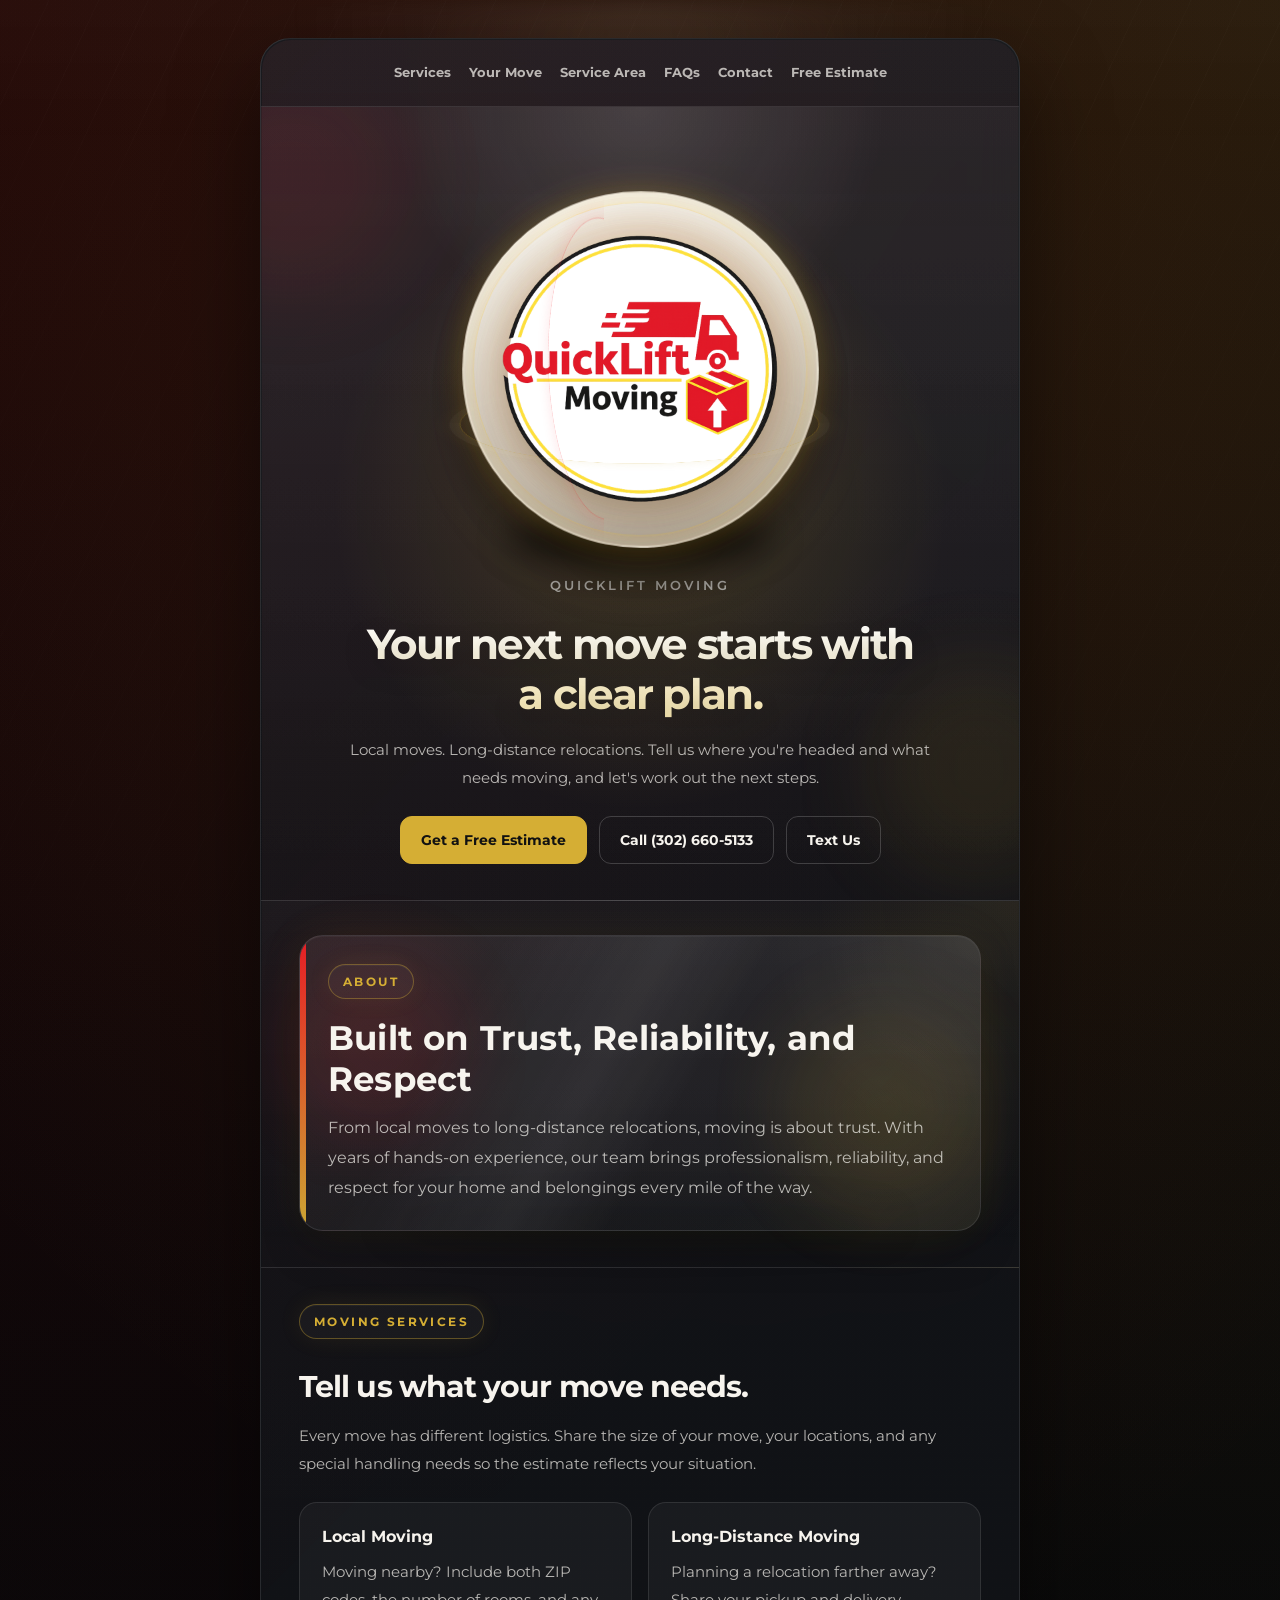
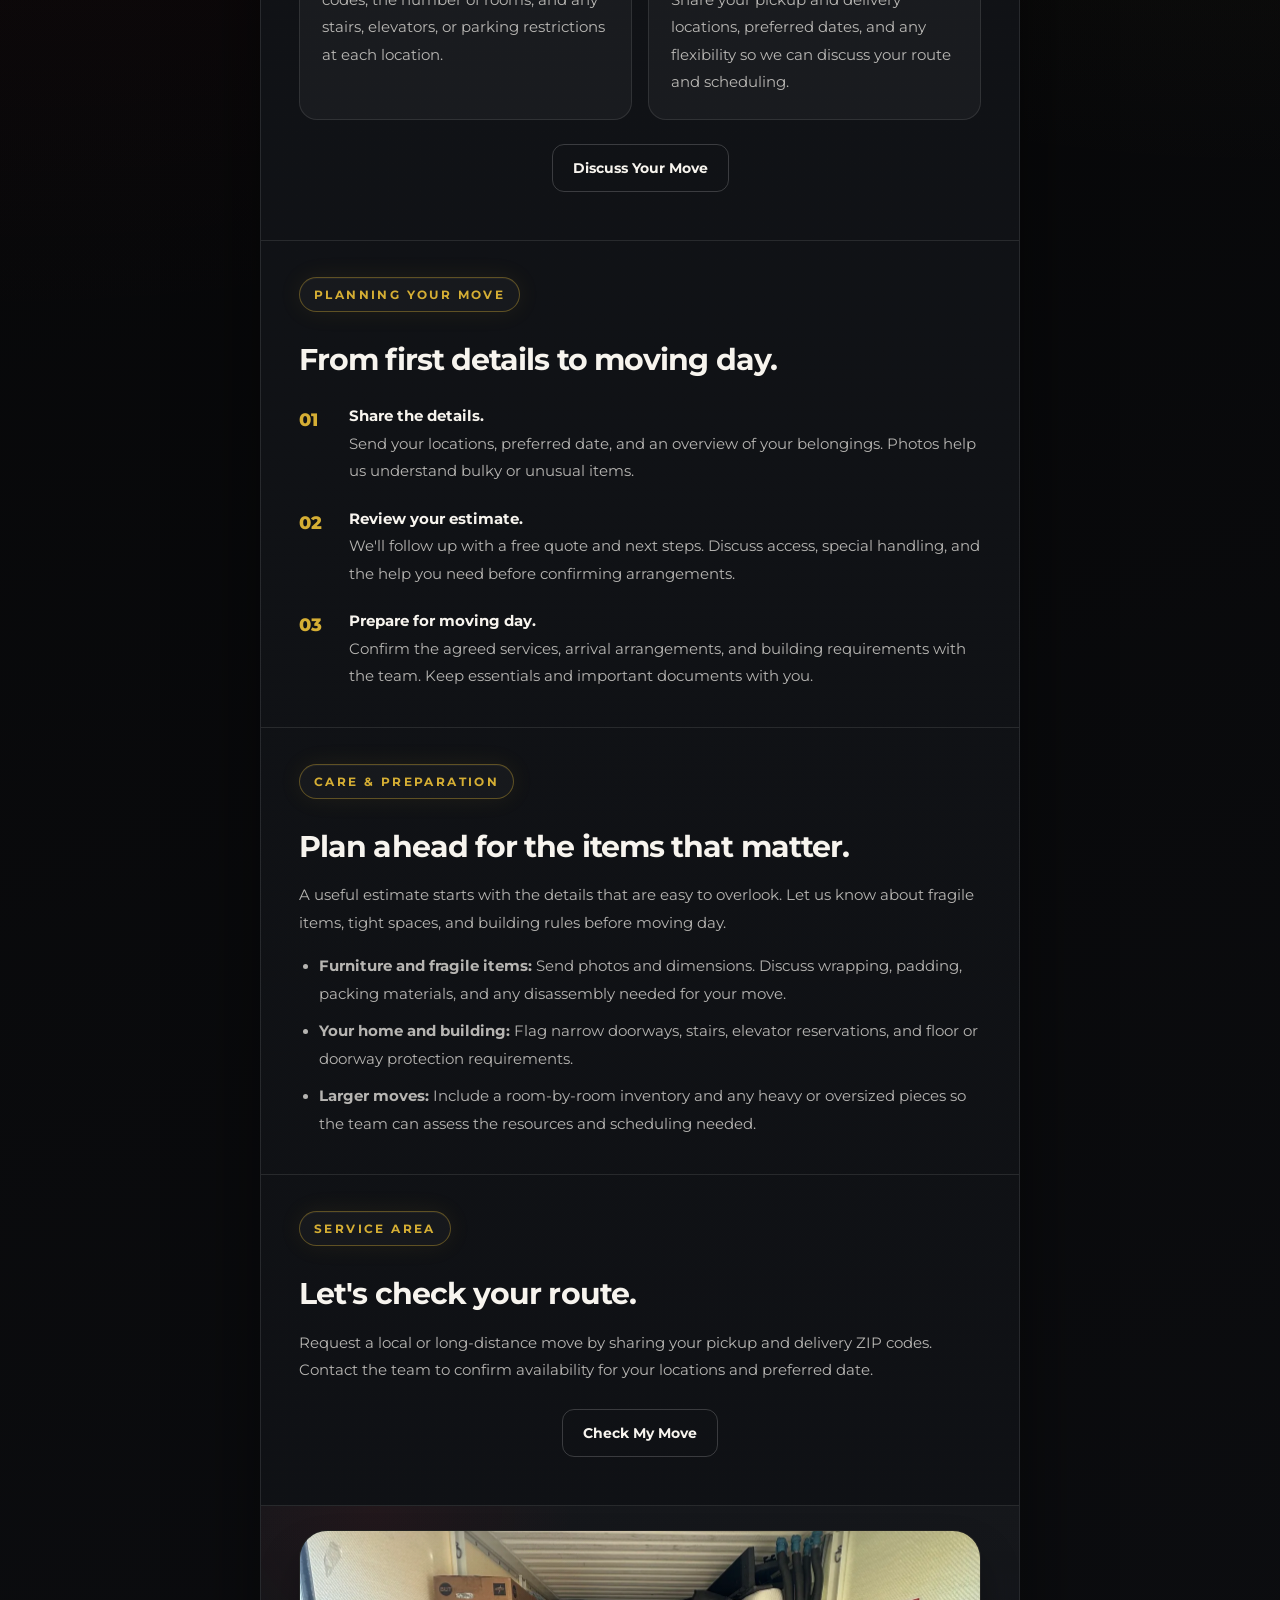
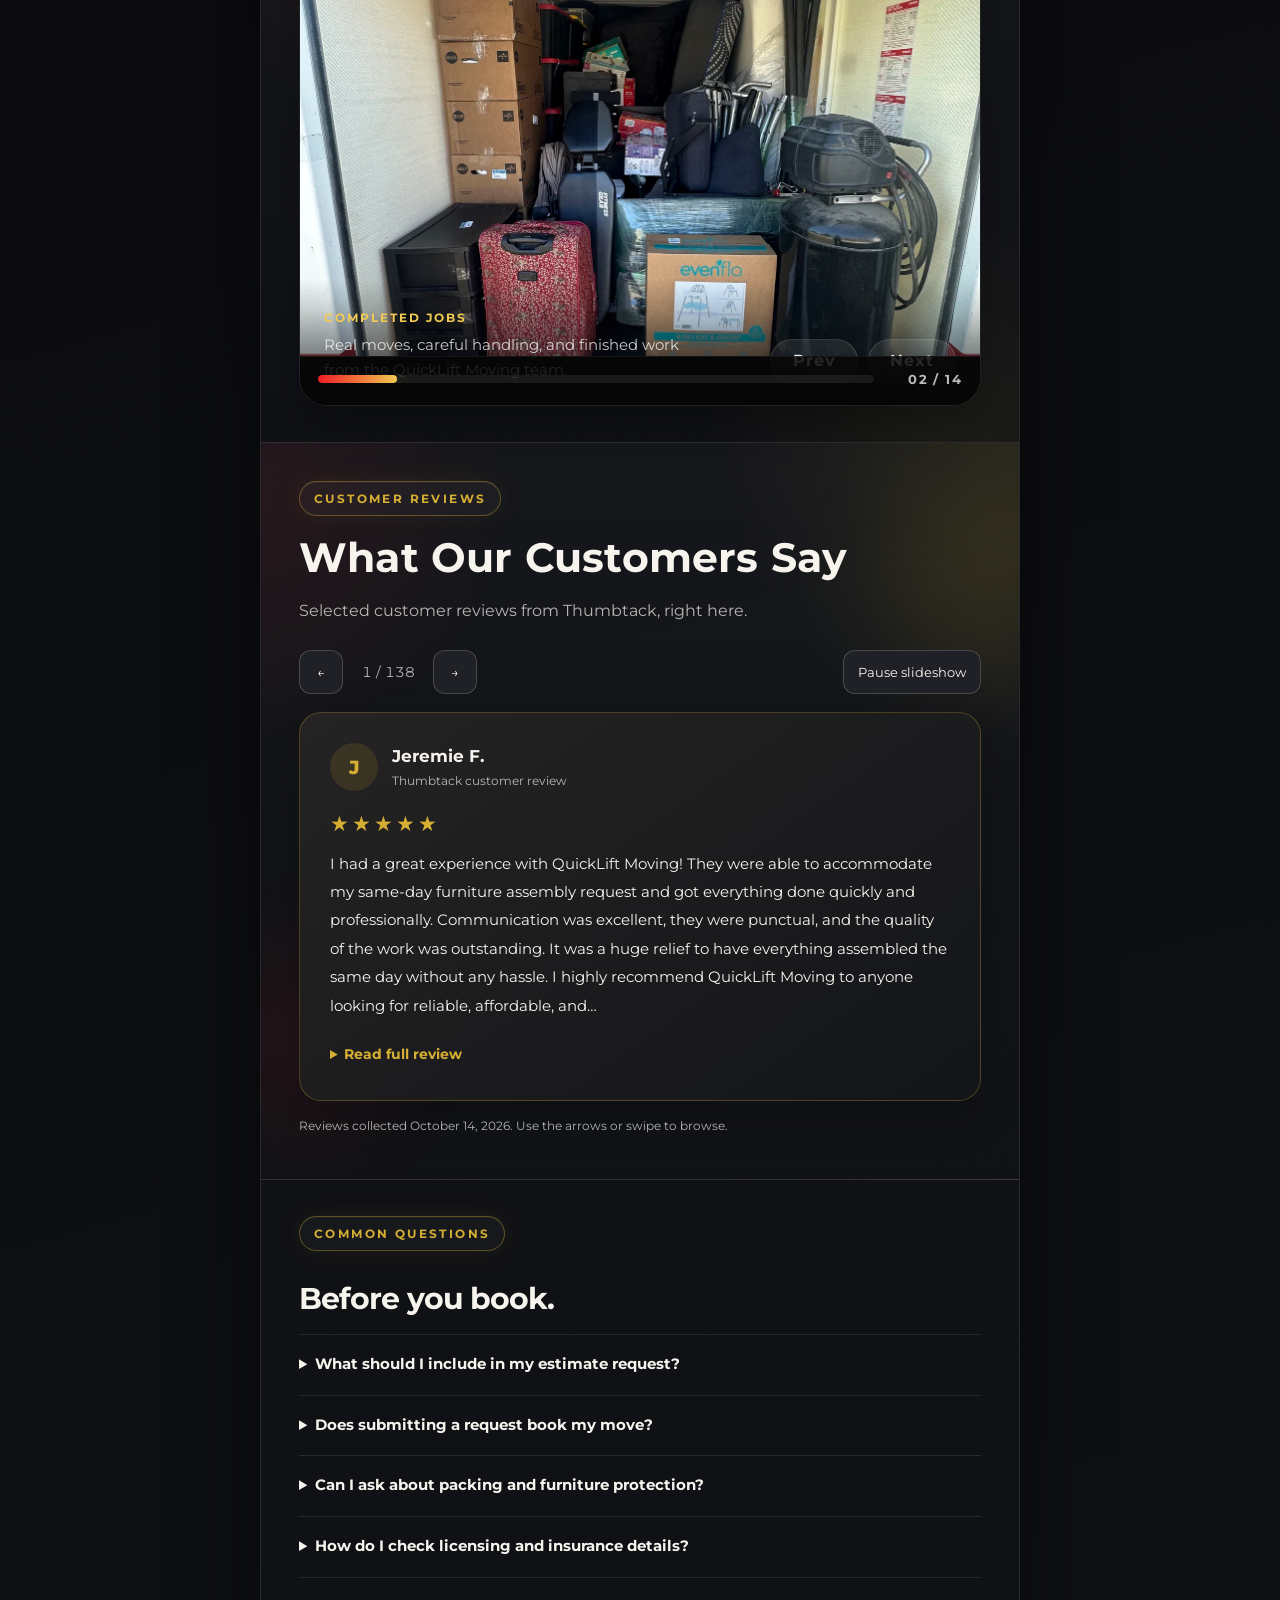
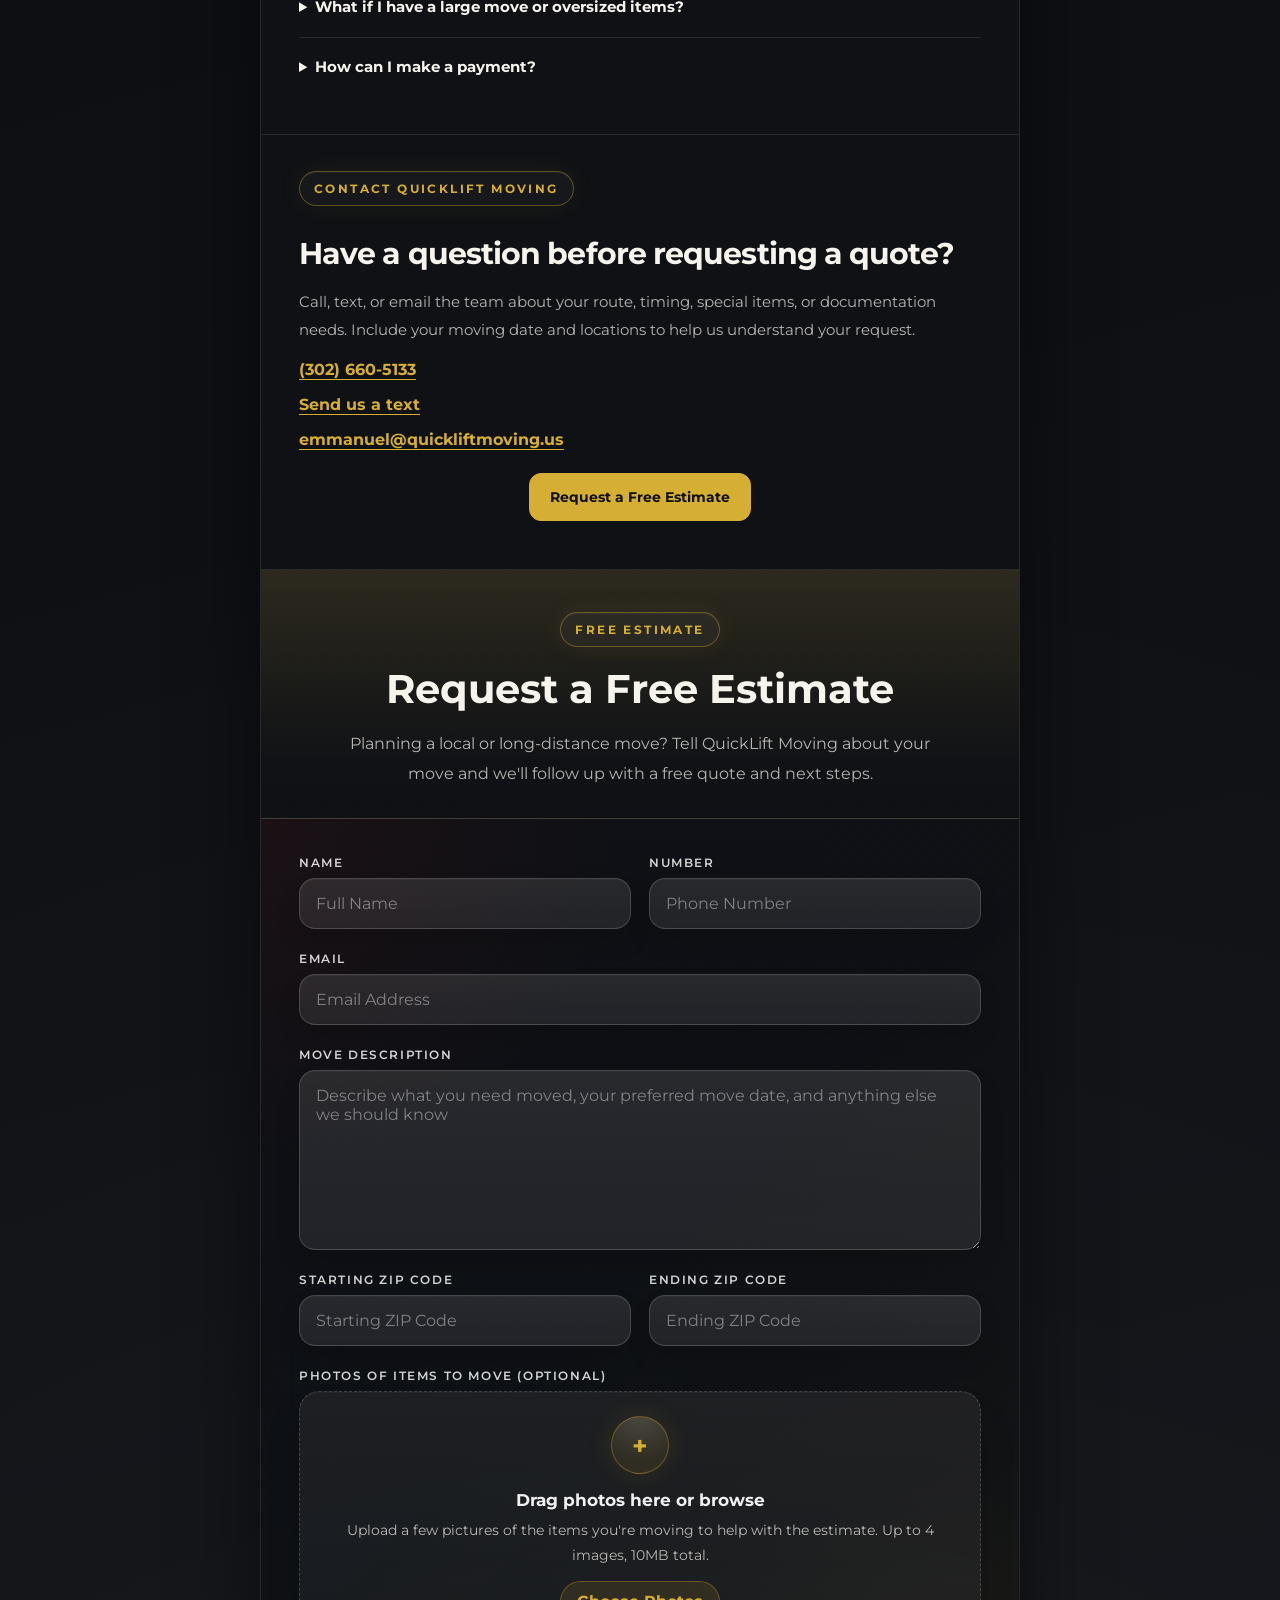
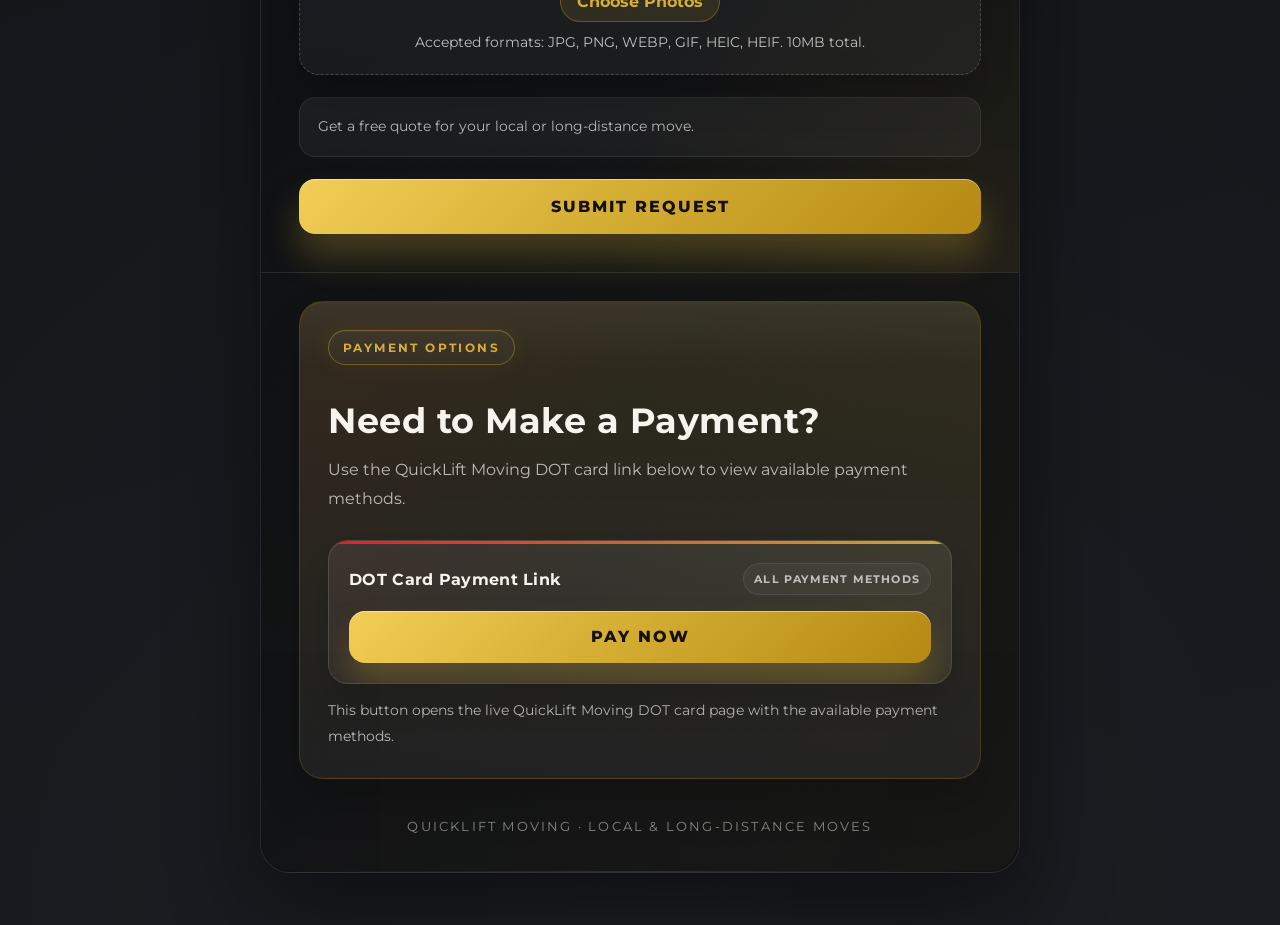
<file: index.html>
<!DOCTYPE html>
<html lang="en">
<head>
<meta charset="UTF-8">
<meta name="viewport" content="width=device-width, initial-scale=1.0">
<title>Local &amp; Long-Distance Moving | QuickLift Moving</title>
<meta name="description" content="Plan your local or long-distance move with QuickLift Moving. Explore moving information, prepare for moving day, and request a free estimate.">
<link rel="preconnect" href="https://fonts.googleapis.com">
<link rel="preconnect" href="https://fonts.gstatic.com" crossorigin>
<link href="https://fonts.googleapis.com/css2?family=Montserrat:wght@400;500;700;800&display=swap" rel="stylesheet">
<style>
  :root {
    --bg: #050505;
    --panel: rgba(14, 16, 20, 0.9);
    --panel-strong: rgba(18, 20, 24, 0.96);
    --panel-soft: rgba(255, 255, 255, 0.04);
    --text: #f7f4ee;
    --muted: rgba(247, 244, 238, 0.72);
    --accent: #d5ae34;
    --accent-dark: #b78e18;
    --accent-red: #ef1c25;
    --border: rgba(255, 255, 255, 0.1);
    --border-strong: rgba(255, 255, 255, 0.18);
    --field: rgba(255, 255, 255, 0.05);
    --shadow: 0 36px 90px rgba(0, 0, 0, 0.48);
  }

  * {
    box-sizing: border-box;
    margin: 0;
    padding: 0;
  }

  body {
    position: relative;
    isolation: isolate;
    min-height: 100vh;
    font-family: "Montserrat", sans-serif;
    color: var(--text);
    background:
      radial-gradient(circle at top left, rgba(239, 28, 37, 0.12), transparent 26%),
      radial-gradient(circle at top right, rgba(213, 174, 52, 0.14), transparent 24%),
      radial-gradient(circle at bottom center, rgba(255, 255, 255, 0.04), transparent 28%),
      linear-gradient(165deg, #030303 0%, #0c0d10 48%, #14151a 100%);
    padding: 38px 18px 52px;
    overflow-x: hidden;
  }

  body::before,
  body::after {
    content: "";
    position: fixed;
    inset: 0;
    pointer-events: none;
  }

  body::before {
    background:
      repeating-linear-gradient(115deg, transparent 0 44px, rgba(255, 255, 255, 0.018) 44px 45px),
      linear-gradient(180deg, rgba(255, 255, 255, 0.035), transparent 18%);
    opacity: 0.5;
    z-index: -2;
  }

  body::after {
    background:
      radial-gradient(circle at 50% 0%, rgba(255, 255, 255, 0.08), transparent 32%),
      radial-gradient(circle at 50% 24%, rgba(213, 174, 52, 0.08), transparent 30%);
    filter: blur(10px);
    z-index: -1;
  }

  .consult-shell {
    position: relative;
    width: min(100%, 760px);
    margin: 0 auto;
    background:
      linear-gradient(180deg, rgba(255, 255, 255, 0.03), transparent 12%),
      linear-gradient(180deg, var(--panel-strong), var(--panel));
    border: 1px solid var(--border);
    border-radius: 30px;
    box-shadow: var(--shadow);
    overflow: hidden;
    backdrop-filter: blur(18px);
  }

  .consult-shell::before,
  .consult-shell::after {
    content: "";
    position: absolute;
    inset: 0;
    pointer-events: none;
  }

  .consult-shell::before {
    inset: 1px;
    border-radius: 29px;
    background:
      linear-gradient(180deg, rgba(255, 255, 255, 0.025), transparent 22%),
      linear-gradient(135deg, rgba(239, 28, 37, 0.05), transparent 22%, transparent 78%, rgba(213, 174, 52, 0.05));
    opacity: 0.95;
  }

  .consult-shell::after {
    inset: auto 24px 0 24px;
    height: 1px;
    background: linear-gradient(90deg, transparent, rgba(255, 255, 255, 0.24), transparent);
    opacity: 0.55;
  }

  .brand-hero {
    position: relative;
    padding: 52px 38px 24px;
    display: grid;
    place-items: center;
    border-bottom: 1px solid var(--border);
    background:
      radial-gradient(circle at top, rgba(255, 255, 255, 0.12), transparent 28%),
      radial-gradient(circle at center, rgba(213, 174, 52, 0.18), transparent 56%),
      linear-gradient(180deg, rgba(255, 255, 255, 0.04), rgba(255, 255, 255, 0));
    perspective: 1400px;
    overflow: hidden;
  }

  .brand-hero::before,
  .brand-hero::after {
    content: "";
    position: absolute;
    border-radius: 999px;
    pointer-events: none;
    filter: blur(44px);
    opacity: 0.55;
  }

  .brand-hero::before {
    width: 240px;
    height: 240px;
    top: -50px;
    left: -90px;
    background: rgba(239, 28, 37, 0.16);
  }

  .brand-hero::after {
    width: 220px;
    height: 220px;
    right: -70px;
    bottom: 20px;
    background: rgba(201, 162, 39, 0.18);
  }

  .logo-stage {
    position: relative;
    width: min(100%, 420px);
    aspect-ratio: 1;
    display: grid;
    place-items: center;
    transform-style: preserve-3d;
    cursor: pointer;
    --tilt-x: 0deg;
    --tilt-y: 0deg;
    --shift-x: 0px;
    --shift-y: 0px;
  }

  .logo-aura,
  .logo-orbit,
  .logo-shadow {
    position: absolute;
    inset: 0;
    pointer-events: none;
  }

  .logo-glow {
    position: absolute;
    inset: 17%;
    border-radius: 50%;
    background:
      radial-gradient(circle, rgba(255, 245, 200, 0.72) 0%, rgba(255, 214, 87, 0.3) 34%, rgba(239, 28, 37, 0.12) 58%, transparent 78%);
    filter: blur(22px);
    transform: translateZ(-42px) scale(1.06);
    opacity: 0.88;
    pointer-events: none;
    animation: glowPulse 6.5s ease-in-out infinite;
  }

  .logo-aura {
    inset: 14%;
    border-radius: 50%;
    background:
      radial-gradient(circle, rgba(255, 255, 255, 0.28), rgba(201, 162, 39, 0.12) 40%, transparent 72%);
    filter: blur(20px);
    transform: translateZ(-90px);
    animation: auraCycle 10s ease-in-out infinite;
  }

  .logo-orbit {
    inset: 7%;
    border-radius: 50%;
    border: 1px solid rgba(201, 162, 39, 0.26);
    box-shadow:
      0 0 0 10px rgba(255, 255, 255, 0.03),
      0 0 30px rgba(201, 162, 39, 0.12);
    transform: rotateX(74deg) translateZ(-52px);
    animation: orbitSpin 20s linear infinite;
  }

  .logo-orbit-secondary {
    inset: 14%;
    border-color: rgba(239, 28, 37, 0.22);
    box-shadow:
      0 0 0 8px rgba(255, 255, 255, 0.015),
      0 0 26px rgba(239, 28, 37, 0.12);
    transform: rotateY(70deg) rotateZ(24deg) translateZ(-34px);
    animation: orbitSpinReverse 16s linear infinite;
  }

  .logo-shadow {
    inset: auto 16% 3% 16%;
    height: 12%;
    border-radius: 50%;
    background: rgba(0, 0, 0, 0.62);
    filter: blur(18px);
    transform: translateZ(-120px);
    animation: shadowPulse 8s ease-in-out infinite;
  }

  .logo-motion {
    position: relative;
    width: 100%;
    height: 100%;
    display: grid;
    place-items: center;
    transform-style: preserve-3d;
    animation: logoEntrance 1s cubic-bezier(0.2, 0.9, 0.2, 1) both;
  }

  .logo-card-shell {
    width: 100%;
    height: 100%;
    display: grid;
    place-items: center;
    transform-style: preserve-3d;
    animation: logoSpinFloat 10.5s ease-in-out infinite 1.1s;
  }

  .logo-card {
    position: relative;
    width: 100%;
    height: 100%;
    display: grid;
    place-items: center;
    transform-style: preserve-3d;
    transform:
      translate3d(var(--shift-x), var(--shift-y), 0)
      rotateX(var(--tilt-x))
      rotateY(var(--tilt-y));
    transition: transform 140ms ease-out, filter 0.25s ease;
    will-change: transform, filter;
  }

  .logo-card::before {
    content: "";
    position: absolute;
    inset: 8%;
    border-radius: 50%;
    background:
      radial-gradient(circle at 32% 24%, rgba(255, 255, 255, 0.95), rgba(245, 241, 233, 0.92) 58%, rgba(217, 208, 194, 0.88) 100%);
    border: 2px solid rgba(255, 255, 255, 0.32);
    box-shadow:
      inset 0 16px 24px rgba(255, 255, 255, 0.38),
      inset 0 -18px 26px rgba(0, 0, 0, 0.12),
      0 32px 44px rgba(0, 0, 0, 0.35),
      0 0 42px rgba(255, 214, 87, 0.12);
    transform: translateZ(-28px) scale(1.01);
  }

  .logo-card::after {
    content: "";
    position: absolute;
    inset: 11%;
    border-radius: 50%;
    border: 1px solid rgba(255, 212, 87, 0.34);
    box-shadow:
      0 0 28px rgba(255, 212, 87, 0.18),
      0 0 52px rgba(255, 212, 87, 0.14);
    transform: translateZ(8px) scale(1.02);
    opacity: 0.92;
  }

  .logo-card:hover {
    filter: saturate(1.03);
  }

  .brand-logo {
    position: relative;
    z-index: 2;
    width: min(86%, 360px);
    max-width: 100%;
    display: block;
    transform: translateZ(38px);
    filter:
      drop-shadow(0 24px 34px rgba(0, 0, 0, 0.34))
      drop-shadow(0 0 24px rgba(201, 162, 39, 0.18))
      drop-shadow(0 0 40px rgba(255, 214, 87, 0.2))
      drop-shadow(0 0 16px rgba(239, 28, 37, 0.12));
    animation: logoInnerShift 7s ease-in-out infinite;
  }

  .logo-caption {
    margin-top: -2px;
    color: rgba(255, 255, 255, 0.56);
    font-size: 0.82rem;
    font-weight: 600;
    letter-spacing: 3px;
    text-transform: uppercase;
  }

  .work-showcase {
    padding: 24px 38px 36px;
    border-bottom: 1px solid var(--border);
    background:
      radial-gradient(circle at 15% 0%, rgba(239, 28, 37, 0.06), transparent 24%),
      radial-gradient(circle at 90% 100%, rgba(213, 174, 52, 0.08), transparent 28%),
      linear-gradient(180deg, rgba(255, 255, 255, 0.025), rgba(255, 255, 255, 0));
  }

  .showcase-frame {
    position: relative;
    overflow: hidden;
    border-radius: 28px;
    border: 1px solid rgba(255, 255, 255, 0.1);
    background: #080808;
    box-shadow:
      inset 0 1px 0 rgba(255, 255, 255, 0.04),
      0 26px 42px rgba(0, 0, 0, 0.28);
  }

  .showcase-frame::before {
    content: "";
    position: absolute;
    inset: 0;
    background:
      linear-gradient(135deg, rgba(255, 255, 255, 0.08), transparent 28%, transparent 72%, rgba(255, 255, 255, 0.05)),
      linear-gradient(180deg, rgba(255, 255, 255, 0.025), transparent 22%);
    pointer-events: none;
    z-index: 2;
  }

  .showcase-slides {
    position: relative;
    aspect-ratio: 16 / 10;
    min-height: 340px;
  }

  .showcase-slide {
    position: absolute;
    inset: 0;
    opacity: 0;
    transform: scale(1.05);
    transition: opacity 0.65s ease, transform 0.65s ease;
  }

  .showcase-slide img {
    width: 100%;
    height: 100%;
    object-fit: cover;
    display: block;
    transform: scale(1.04);
    transition: transform 4.6s ease;
    filter: saturate(1.02) contrast(1.02);
  }

  .showcase-slide.is-active {
    opacity: 1;
    transform: scale(1);
    z-index: 1;
  }

  .showcase-slide.is-active img {
    transform: scale(1);
  }

  .showcase-overlay {
    position: absolute;
    inset: auto 0 0 0;
    display: flex;
    align-items: flex-end;
    justify-content: space-between;
    gap: 16px;
    padding: 28px 24px 22px;
    background: linear-gradient(180deg, transparent 0%, rgba(8, 8, 8, 0.16) 24%, rgba(8, 8, 8, 0.88) 100%);
    z-index: 3;
  }

  .showcase-kicker {
    display: inline-block;
    margin-bottom: 8px;
    color: #f2cb52;
    font-size: 0.76rem;
    font-weight: 700;
    letter-spacing: 2px;
    text-transform: uppercase;
  }

  .showcase-copy p {
    max-width: 360px;
    color: rgba(255, 255, 255, 0.78);
    line-height: 1.7;
    font-size: 0.92rem;
  }

  .showcase-controls {
    display: flex;
    gap: 10px;
    align-items: center;
  }

  .showcase-button {
    min-width: 88px;
    min-height: 44px;
    padding: 0 16px;
    border-radius: 999px;
    border: 1px solid rgba(255, 255, 255, 0.14);
    background:
      linear-gradient(180deg, rgba(255, 255, 255, 0.08), rgba(255, 255, 255, 0.03)),
      rgba(255, 255, 255, 0.02);
    color: rgba(255, 255, 255, 0.92);
    font: inherit;
    font-weight: 700;
    letter-spacing: 1px;
    cursor: pointer;
    transition: transform 0.2s ease, border-color 0.2s ease, background 0.2s ease;
  }

  .showcase-button:hover {
    transform: translateY(-1px);
    border-color: rgba(213, 174, 52, 0.44);
    background:
      linear-gradient(180deg, rgba(213, 174, 52, 0.16), rgba(255, 255, 255, 0.04)),
      rgba(255, 255, 255, 0.03);
  }

  .showcase-progress {
    display: flex;
    align-items: center;
    justify-content: space-between;
    gap: 16px;
    padding: 14px 18px 18px;
    background: rgba(6, 6, 6, 0.86);
    border-top: 1px solid rgba(255, 255, 255, 0.06);
    position: relative;
    z-index: 3;
  }

  .showcase-progress-bar {
    flex: 1;
    height: 8px;
    border-radius: 999px;
    background: rgba(255, 255, 255, 0.08);
    overflow: hidden;
  }

  .showcase-progress-fill {
    display: block;
    height: 100%;
    width: 0;
    border-radius: inherit;
    background: linear-gradient(90deg, #ef1c25 0%, #f0c74f 100%);
    box-shadow: 0 0 20px rgba(213, 174, 52, 0.26);
    transition: width 0.5s ease;
  }

  .showcase-count {
    min-width: 72px;
    text-align: right;
    color: rgba(255, 255, 255, 0.72);
    font-size: 0.84rem;
    font-weight: 700;
    letter-spacing: 1.4px;
  }

  #tt-review-widget-one {
    box-sizing: border-box;
    width: 100%;
    max-width: 100%;
    margin-top: 28px;
    padding: 24px;
    background: #fff;
    color: #222;
    border-radius: 8px;
    overflow-wrap: anywhere;
    text-align: left;
  }

  #tt-review-widget-one > img {
    width: 120px;
    height: auto;
    margin-bottom: 20px;
  }

  #tt-review-widget-one .tt-left img {
    width: 48px;
    height: 48px;
    float: left;
    margin-right: 16px;
  }

  #tt-review-widget-one .tt-name {
    font-weight: 700;
  }

  #tt-review-widget-one .tt-stars {
    display: flex;
    flex-wrap: wrap;
    align-items: center;
    gap: 4px;
    margin: 8px 0;
  }

  #tt-review-widget-one .tt-stars img {
    width: 16px;
    height: 16px;
  }

  #tt-review-widget-one p {
    clear: both;
    padding-top: 12px;
    line-height: 1.6;
  }

  #tt-review-widget-one a {
    color: #0969a6;
  }

  .reviews-section {
    position: relative;
    isolation: isolate;
    overflow: hidden;
    padding: 38px 38px 42px;
    border-bottom: 1px solid var(--border);
    background:
      radial-gradient(circle at 0% 8%, rgba(239, 28, 37, 0.08), transparent 24%),
      radial-gradient(circle at 100% 0%, rgba(213, 174, 52, 0.1), transparent 28%),
      linear-gradient(180deg, rgba(255, 255, 255, 0.028), rgba(255, 255, 255, 0.008));
  }

  .reviews-section::before,
  .reviews-section::after {
    content: "";
    position: absolute;
    border-radius: 999px;
    filter: blur(48px);
    opacity: 0.58;
    pointer-events: none;
    z-index: 0;
    animation: reviewsGlowDrift 13s ease-in-out infinite;
  }

  .reviews-section::before {
    top: 28px;
    right: -78px;
    width: 220px;
    height: 220px;
    background: rgba(213, 174, 52, 0.16);
  }

  .reviews-section::after {
    left: -54px;
    bottom: 44px;
    width: 190px;
    height: 190px;
    background: rgba(239, 28, 37, 0.14);
    animation-delay: -6s;
  }

  .reviews-head,
  .reviews-deck-shell {
    position: relative;
    z-index: 1;
  }

  .reviews-head {
    display: grid;
    grid-template-columns: minmax(0, 1.15fr) minmax(250px, 0.85fr);
    gap: 22px;
    align-items: end;
  }

  .reviews-copy h2 {
    margin-top: 2px;
    font-size: clamp(1.7rem, 4vw, 2.55rem);
    line-height: 1.1;
    letter-spacing: 0.2px;
  }

  .reviews-copy p {
    margin-top: 16px;
    max-width: 520px;
    color: var(--muted);
    line-height: 1.85;
    font-size: 0.97rem;
  }

  .review-pillars {
    display: flex;
    flex-wrap: wrap;
    gap: 10px;
    margin-top: 20px;
  }

  .review-pillars span {
    padding: 10px 14px;
    border-radius: 999px;
    border: 1px solid rgba(255, 255, 255, 0.09);
    background:
      linear-gradient(180deg, rgba(255, 255, 255, 0.05), rgba(255, 255, 255, 0.025)),
      rgba(255, 255, 255, 0.02);
    box-shadow: inset 0 1px 0 rgba(255, 255, 255, 0.03);
    color: rgba(255, 255, 255, 0.84);
    font-size: 0.79rem;
    font-weight: 700;
    letter-spacing: 1px;
    text-transform: uppercase;
  }

  .reviews-scorecard {
    position: relative;
    overflow: hidden;
    padding: 24px 24px 22px;
    border-radius: 24px;
    border: 1px solid rgba(213, 174, 52, 0.2);
    background:
      linear-gradient(180deg, rgba(213, 174, 52, 0.14), rgba(255, 255, 255, 0.04)),
      linear-gradient(135deg, rgba(239, 28, 37, 0.045), transparent 38%),
      rgba(255, 255, 255, 0.026);
    box-shadow:
      inset 0 1px 0 rgba(255, 255, 255, 0.04),
      0 24px 42px rgba(0, 0, 0, 0.2);
    animation: reviewsScoreFloat 7.2s ease-in-out infinite;
  }

  .reviews-scorecard::before {
    content: "";
    position: absolute;
    top: -42px;
    left: -28px;
    width: 170px;
    height: 170px;
    border-radius: 50%;
    background: radial-gradient(circle, rgba(255, 255, 255, 0.24), transparent 68%);
    opacity: 0.46;
    pointer-events: none;
  }

  .score-label {
    display: inline-block;
    color: rgba(255, 255, 255, 0.64);
    font-size: 0.75rem;
    font-weight: 700;
    letter-spacing: 2px;
    text-transform: uppercase;
  }

  .score-number {
    margin-top: 14px;
    font-size: clamp(3rem, 8vw, 4.6rem);
    font-weight: 800;
    line-height: 0.95;
    letter-spacing: -2px;
    background: linear-gradient(180deg, #ffffff 0%, #f5d66d 100%);
    -webkit-background-clip: text;
    background-clip: text;
    color: transparent;
    text-shadow: 0 12px 32px rgba(0, 0, 0, 0.24);
  }

  .score-stars {
    display: inline-block;
    margin-top: 10px;
    font-size: 1.08rem;
    letter-spacing: 4px;
    background: linear-gradient(90deg, #fff7cf 0%, #ffd758 22%, #ffffff 46%, #ffd04a 70%, #fff6c0 100%);
    background-size: 220% auto;
    -webkit-background-clip: text;
    background-clip: text;
    color: transparent;
    filter: drop-shadow(0 0 16px rgba(255, 214, 87, 0.26));
    animation: starShine 4.2s linear infinite;
  }

  .score-copy {
    margin-top: 14px;
    color: var(--muted);
    line-height: 1.75;
    font-size: 0.92rem;
  }

  .reviews-link {
    display: inline-flex;
    align-items: center;
    justify-content: center;
    min-height: 46px;
    margin-top: 18px;
    padding: 0 16px;
    border-radius: 14px;
    border: 1px solid rgba(213, 174, 52, 0.34);
    background:
      linear-gradient(180deg, rgba(213, 174, 52, 0.14), rgba(255, 255, 255, 0.04)),
      rgba(255, 255, 255, 0.03);
    box-shadow: inset 0 1px 0 rgba(255, 255, 255, 0.04);
    color: #f7d96f;
    font-weight: 700;
    letter-spacing: 0.4px;
    transition: transform 0.2s ease, border-color 0.2s ease, background 0.2s ease;
  }

  .reviews-link:hover {
    transform: translateY(-1px);
    border-color: rgba(213, 174, 52, 0.54);
    background:
      linear-gradient(180deg, rgba(213, 174, 52, 0.18), rgba(255, 255, 255, 0.05)),
      rgba(255, 255, 255, 0.03);
  }

  .reviews-deck-shell {
    margin-top: 30px;
    padding: 24px;
    border-radius: 28px;
    border: 1px solid rgba(255, 255, 255, 0.08);
    background:
      linear-gradient(180deg, rgba(255, 255, 255, 0.04), rgba(255, 255, 255, 0.018)),
      radial-gradient(circle at top right, rgba(213, 174, 52, 0.08), transparent 26%),
      rgba(255, 255, 255, 0.02);
    box-shadow:
      inset 0 1px 0 rgba(255, 255, 255, 0.035),
      0 26px 42px rgba(0, 0, 0, 0.16);
  }

  .reviews-toolbar {
    display: flex;
    align-items: center;
    justify-content: space-between;
    gap: 16px;
    margin-bottom: 18px;
  }

  .reviews-swipe-label {
    color: rgba(255, 255, 255, 0.72);
    font-size: 0.83rem;
    font-weight: 700;
    letter-spacing: 1.5px;
    text-transform: uppercase;
  }

  .reviews-deck-controls {
    display: flex;
    align-items: center;
    gap: 10px;
  }

  .reviews-button {
    min-width: 84px;
    min-height: 44px;
    padding: 0 16px;
    border-radius: 999px;
    border: 1px solid rgba(255, 255, 255, 0.14);
    background:
      linear-gradient(180deg, rgba(255, 255, 255, 0.08), rgba(255, 255, 255, 0.03)),
      rgba(255, 255, 255, 0.02);
    color: rgba(255, 255, 255, 0.92);
    font: inherit;
    font-weight: 700;
    letter-spacing: 1px;
    cursor: pointer;
    transition: transform 0.2s ease, border-color 0.2s ease, background 0.2s ease;
  }

  .reviews-button:hover {
    transform: translateY(-1px);
    border-color: rgba(213, 174, 52, 0.42);
    background:
      linear-gradient(180deg, rgba(213, 174, 52, 0.16), rgba(255, 255, 255, 0.04)),
      rgba(255, 255, 255, 0.03);
  }

  .reviews-count {
    min-width: 88px;
    text-align: center;
    color: rgba(255, 255, 255, 0.78);
    font-size: 0.84rem;
    font-weight: 700;
    letter-spacing: 1.6px;
  }

  .reviews-deck-progress {
    position: relative;
    height: 8px;
    margin-bottom: 20px;
    border-radius: 999px;
    background: rgba(255, 255, 255, 0.08);
    overflow: hidden;
  }

  .reviews-deck-progress-fill {
    display: block;
    width: 0;
    height: 100%;
    border-radius: inherit;
    background: linear-gradient(90deg, #ef1c25 0%, #f3cf58 100%);
    box-shadow: 0 0 20px rgba(213, 174, 52, 0.24);
    transition: width 0.45s ease;
  }

  .reviews-grid {
    position: relative;
    display: grid;
    gap: 18px;
  }

  .reviews-grid.is-ready {
    display: block;
    touch-action: pan-y;
    user-select: none;
    cursor: grab;
    min-height: 260px;
  }

  .reviews-grid.is-ready:active {
    cursor: grabbing;
  }

  .review-card {
    position: relative;
    display: block;
    margin: 0;
    overflow: hidden;
    padding: 20px 18px 18px;
    border-radius: 22px;
    border: 1px solid rgba(255, 255, 255, 0.09);
    background:
      linear-gradient(180deg, rgba(255, 255, 255, 0.045), rgba(255, 255, 255, 0.02)),
      linear-gradient(135deg, rgba(239, 28, 37, 0.028), transparent 32%, transparent 68%, rgba(213, 174, 52, 0.04)),
      rgba(18, 20, 24, 0.94);
    box-shadow:
      inset 0 1px 0 rgba(255, 255, 255, 0.04),
      0 22px 34px rgba(0, 0, 0, 0.16);
    transition:
      opacity 0.72s ease,
      transform 0.72s cubic-bezier(0.18, 0.82, 0.22, 1),
      filter 0.55s ease,
      border-color 0.25s ease,
      box-shadow 0.25s ease;
  }

  .reviews-grid.is-ready .review-card {
    position: absolute;
    top: 0;
    left: 0;
    right: 0;
    will-change: transform, opacity, filter;
    transform-origin: center top;
  }

  .reviews-grid.is-ready .review-card .review-top,
  .reviews-grid.is-ready .review-card .review-stars,
  .reviews-grid.is-ready .review-card .review-text {
    transition: opacity 0.28s ease, transform 0.28s ease;
  }

  .review-card::before {
    content: "";
    position: absolute;
    inset: 0 0 auto 0;
    height: 4px;
    background: linear-gradient(90deg, rgba(239, 28, 37, 0.96), rgba(213, 174, 52, 0.96));
  }

  .review-card::after {
    content: "";
    position: absolute;
    inset: 0;
    background: linear-gradient(128deg, transparent 24%, rgba(255, 255, 255, 0.08) 45%, transparent 58%);
    opacity: 0.26;
    pointer-events: none;
    transform: translateX(-62%);
    transition: transform 0.7s ease, opacity 0.3s ease;
  }

  .reviews-grid.is-ready .review-card[data-card-state="active"] {
    opacity: 1;
    transform: translate3d(0, 0, 0) scale(1);
    z-index: 4;
    pointer-events: auto;
    background:
      linear-gradient(180deg, rgba(255, 255, 255, 0.055), rgba(255, 255, 255, 0.02)),
      linear-gradient(135deg, rgba(239, 28, 37, 0.04), transparent 34%, transparent 68%, rgba(213, 174, 52, 0.06)),
      rgba(16, 18, 22, 0.985);
    box-shadow:
      inset 0 1px 0 rgba(255, 255, 255, 0.05),
      0 26px 40px rgba(0, 0, 0, 0.24),
      0 16px 0 -6px rgba(22, 24, 29, 0.96),
      0 32px 0 -12px rgba(18, 20, 25, 0.94),
      0 48px 0 -18px rgba(14, 16, 21, 0.9);
  }

  .reviews-grid.is-ready .review-card[data-card-state="next"] {
    opacity: 0.98;
    transform: translate3d(0, 26px, 0) scale(0.968);
    z-index: 3;
    filter: saturate(0.9);
    pointer-events: none;
    background:
      linear-gradient(180deg, rgba(255, 255, 255, 0.03), rgba(255, 255, 255, 0.012)),
      rgba(18, 20, 24, 0.98);
    box-shadow:
      inset 0 1px 0 rgba(255, 255, 255, 0.03),
      0 18px 30px rgba(0, 0, 0, 0.16);
  }

  .reviews-grid.is-ready .review-card[data-card-state="next2"] {
    opacity: 0.94;
    transform: translate3d(0, 50px, 0) scale(0.936);
    z-index: 2;
    filter: saturate(0.8);
    pointer-events: none;
    background:
      linear-gradient(180deg, rgba(255, 255, 255, 0.025), rgba(255, 255, 255, 0.01)),
      rgba(16, 18, 22, 0.98);
    box-shadow:
      inset 0 1px 0 rgba(255, 255, 255, 0.025),
      0 14px 22px rgba(0, 0, 0, 0.14);
  }

  .reviews-grid.is-ready .review-card[data-card-state="hidden-right"] {
    opacity: 0;
    transform: translate3d(18%, 58px, 0) scale(0.92) rotateZ(2deg);
    z-index: 1;
    filter: blur(0.8px);
    pointer-events: none;
  }

  .reviews-grid.is-ready .review-card[data-card-state="hidden-left"] {
    opacity: 0;
    transform: translate3d(-18%, 58px, 0) scale(0.92) rotateZ(-2deg);
    z-index: 1;
    filter: blur(0.8px);
    pointer-events: none;
  }

  .reviews-grid.is-ready .review-card:not([data-card-state="active"]) .review-top,
  .reviews-grid.is-ready .review-card:not([data-card-state="active"]) .review-stars,
  .reviews-grid.is-ready .review-card:not([data-card-state="active"]) .review-text {
    opacity: 0;
    transform: translateY(10px);
  }

  .reviews-grid.is-ready .review-card:not([data-card-state="active"])::after {
    opacity: 0.08;
  }

  .reviews-grid:not(.is-ready) .review-card:hover,
  .reviews-grid.is-ready .review-card[data-card-state="active"]:hover {
    transform: translateY(-4px);
    border-color: rgba(213, 174, 52, 0.24);
    box-shadow:
      inset 0 1px 0 rgba(255, 255, 255, 0.05),
      0 28px 40px rgba(0, 0, 0, 0.22),
      0 0 38px rgba(213, 174, 52, 0.08);
  }

  .reviews-grid:not(.is-ready) .review-card:hover::after,
  .reviews-grid.is-ready .review-card[data-card-state="active"]:hover::after {
    transform: translateX(36%);
    opacity: 0.42;
  }

  .review-top {
    display: flex;
    align-items: flex-start;
    justify-content: space-between;
    gap: 12px;
  }

  .review-person {
    display: flex;
    align-items: center;
    gap: 12px;
    min-width: 0;
  }

  .review-avatar {
    display: grid;
    place-items: center;
    flex: 0 0 44px;
    width: 44px;
    height: 44px;
    border-radius: 50%;
    background: linear-gradient(135deg, #ef1c25, #9c0d14);
    box-shadow: 0 12px 22px rgba(239, 28, 37, 0.2);
    color: #ffffff;
    font-size: 1rem;
    font-weight: 800;
  }

  .review-card:nth-child(4n + 2) .review-avatar {
    background: linear-gradient(135deg, #f2c94b, #ef1c25);
    box-shadow: 0 12px 22px rgba(213, 174, 52, 0.18);
  }

  .review-card:nth-child(4n + 3) .review-avatar {
    background: linear-gradient(135deg, #2ad26f, #16794d);
    box-shadow: 0 12px 22px rgba(42, 210, 111, 0.16);
  }

  .review-card:nth-child(4n + 4) .review-avatar {
    background: linear-gradient(135deg, #d88c1c, #ef1c25);
    box-shadow: 0 12px 22px rgba(216, 140, 28, 0.16);
  }

  .review-person-copy h3 {
    font-size: 1rem;
    line-height: 1.2;
  }

  .review-person-copy p {
    margin-top: 5px;
    color: rgba(255, 255, 255, 0.58);
    font-size: 0.73rem;
    font-weight: 600;
    letter-spacing: 1.1px;
    line-height: 1.45;
    text-transform: uppercase;
  }

  .review-source {
    flex: 0 0 auto;
    padding: 8px 10px;
    border-radius: 999px;
    border: 1px solid rgba(255, 255, 255, 0.08);
    background: rgba(255, 255, 255, 0.04);
    color: rgba(255, 255, 255, 0.72);
    font-size: 0.7rem;
    font-weight: 700;
    letter-spacing: 1.3px;
    text-transform: uppercase;
  }

  .review-stars {
    display: inline-block;
    margin-top: 16px;
    font-size: 0.98rem;
    letter-spacing: 3px;
    background: linear-gradient(90deg, #fff7cf 0%, #ffd758 22%, #ffffff 46%, #ffd04a 70%, #fff6c0 100%);
    background-size: 220% auto;
    -webkit-background-clip: text;
    background-clip: text;
    color: transparent;
    filter: drop-shadow(0 0 14px rgba(255, 214, 87, 0.22));
    animation: starShine 4s linear infinite;
  }

  .review-text {
    margin-top: 14px;
    color: rgba(247, 244, 238, 0.84);
    line-height: 1.8;
    font-size: 0.93rem;
  }

  .about-section {
    position: relative;
    padding: 34px 38px 36px;
    border-bottom: 1px solid var(--border);
    background:
      linear-gradient(180deg, rgba(255, 255, 255, 0.025), rgba(255, 255, 255, 0)),
      radial-gradient(circle at 100% 0%, rgba(213, 174, 52, 0.08), transparent 24%);
  }

  .about-stage {
    position: relative;
    perspective: 1400px;
    transform-style: preserve-3d;
    --about-tilt-x: 0deg;
    --about-tilt-y: 0deg;
    --about-shift-x: 0px;
    --about-shift-y: 0px;
  }

  .about-stage::before {
    content: "";
    position: absolute;
    inset: auto 11% -14px 11%;
    height: 28px;
    border-radius: 50%;
    background: rgba(0, 0, 0, 0.55);
    filter: blur(20px);
    opacity: 0.55;
    transform: translateZ(-60px);
    pointer-events: none;
    animation: aboutShadowPulse 7.5s ease-in-out infinite;
  }

  .about-glow {
    position: absolute;
    border-radius: 999px;
    filter: blur(40px);
    pointer-events: none;
    opacity: 0.78;
  }

  .about-glow-left {
    inset: 20px auto auto -12px;
    width: 180px;
    height: 180px;
    background: rgba(239, 28, 37, 0.16);
    animation: aboutGlowLeft 6.8s ease-in-out infinite;
  }

  .about-glow-right {
    inset: auto -8px 18px auto;
    width: 210px;
    height: 210px;
    background: rgba(213, 174, 52, 0.18);
    animation: aboutGlowRight 7.6s ease-in-out infinite;
  }

  .about-stage-motion {
    position: relative;
    transform-style: preserve-3d;
    animation: aboutFloat 8.5s ease-in-out infinite;
  }

  .about-card {
    position: relative;
    overflow: hidden;
    padding: 28px;
    border-radius: 24px;
    border: 1px solid rgba(255, 255, 255, 0.1);
    background:
      linear-gradient(180deg, rgba(255, 255, 255, 0.045), rgba(255, 255, 255, 0.018)),
      linear-gradient(135deg, rgba(239, 28, 37, 0.035), transparent 34%, transparent 72%, rgba(213, 174, 52, 0.05)),
      rgba(255, 255, 255, 0.025);
    box-shadow:
      inset 0 1px 0 rgba(255, 255, 255, 0.04),
      0 24px 40px rgba(0, 0, 0, 0.16),
      0 0 44px rgba(213, 174, 52, 0.08);
    transform:
      translate3d(var(--about-shift-x), var(--about-shift-y), 0)
      rotateX(var(--about-tilt-x))
      rotateY(var(--about-tilt-y));
    transition: transform 160ms ease-out, box-shadow 0.25s ease, border-color 0.25s ease;
    will-change: transform;
  }

  .about-card::before {
    content: "";
    position: absolute;
    inset: 0 auto 0 0;
    width: 6px;
    background: linear-gradient(180deg, var(--accent-red), var(--accent));
    opacity: 0.95;
  }

  .about-card::after {
    content: "";
    position: absolute;
    inset: 0;
    background:
      linear-gradient(120deg, transparent 24%, rgba(255, 255, 255, 0.08) 44%, transparent 56%),
      radial-gradient(circle at top right, rgba(255, 255, 255, 0.08), transparent 28%);
    opacity: 0.75;
    pointer-events: none;
    mix-blend-mode: screen;
  }

  .about-card:hover {
    border-color: rgba(213, 174, 52, 0.26);
    box-shadow:
      inset 0 1px 0 rgba(255, 255, 255, 0.05),
      0 28px 48px rgba(0, 0, 0, 0.22),
      0 0 56px rgba(213, 174, 52, 0.12);
  }

  .about-card h2 {
    margin-bottom: 14px;
    font-size: clamp(1.5rem, 3vw, 2.1rem);
    letter-spacing: 0.2px;
  }

  .about-card p {
    max-width: 620px;
    color: var(--muted);
    line-height: 1.9;
    font-size: 0.98rem;
  }

  .consult-header {
    padding: 42px 38px 30px;
    text-align: center;
    border-bottom: 1px solid var(--border);
    background:
      linear-gradient(180deg, rgba(213, 174, 52, 0.12), rgba(213, 174, 52, 0) 78%),
      linear-gradient(180deg, rgba(255, 255, 255, 0.025), rgba(255, 255, 255, 0));
  }

  .eyebrow {
    display: inline-block;
    margin-bottom: 18px;
    padding: 9px 14px;
    border-radius: 999px;
    border: 1px solid rgba(213, 174, 52, 0.38);
    background: rgba(255, 255, 255, 0.03);
    box-shadow:
      inset 0 1px 0 rgba(255, 255, 255, 0.04),
      0 0 24px rgba(213, 174, 52, 0.08);
    color: var(--accent);
    font-size: 12px;
    font-weight: 700;
    letter-spacing: 2.4px;
    text-transform: uppercase;
  }

  h1 {
    font-size: clamp(2.2rem, 5vw, 3.35rem);
    letter-spacing: 0.4px;
    margin-bottom: 18px;
    line-height: 1.05;
    background: linear-gradient(180deg, #ffffff 0%, #f6e6af 100%);
    -webkit-background-clip: text;
    background-clip: text;
    color: transparent;
    text-shadow: 0 12px 30px rgba(0, 0, 0, 0.22);
  }

  .consult-header p {
    max-width: 580px;
    margin: 0 auto;
    color: var(--muted);
    line-height: 1.85;
    font-size: 1rem;
  }

  .consult-body {
    position: relative;
    padding: 36px 38px 38px;
    background:
      radial-gradient(circle at 0% 0%, rgba(239, 28, 37, 0.05), transparent 28%),
      radial-gradient(circle at 100% 100%, rgba(213, 174, 52, 0.07), transparent 32%);
  }

  .consult-form {
    position: relative;
    z-index: 1;
    display: grid;
    grid-template-columns: repeat(2, minmax(0, 1fr));
    gap: 22px 18px;
  }

  .field {
    display: grid;
    gap: 8px;
  }

  .field-half {
    grid-column: span 1;
  }

  .field-full {
    grid-column: 1 / -1;
  }

  .upload-zone {
    position: relative;
    padding: 24px 22px;
    border: 1.5px dashed rgba(255, 255, 255, 0.18);
    border-radius: 20px;
    background:
      linear-gradient(180deg, rgba(255, 255, 255, 0.04), rgba(255, 255, 255, 0.016)),
      rgba(255, 255, 255, 0.025);
    box-shadow:
      inset 0 1px 0 rgba(255, 255, 255, 0.04),
      0 24px 34px rgba(0, 0, 0, 0.16);
    text-align: center;
    transition: border-color 0.2s ease, background 0.2s ease, transform 0.2s ease, box-shadow 0.2s ease;
    cursor: pointer;
  }

  .upload-zone:hover,
  .upload-zone.is-dragover {
    border-color: rgba(201, 162, 39, 0.72);
    background:
      linear-gradient(180deg, rgba(213, 174, 52, 0.1), rgba(255, 255, 255, 0.03)),
      rgba(255, 255, 255, 0.03);
    box-shadow:
      0 0 0 3px rgba(213, 174, 52, 0.12),
      0 20px 36px rgba(0, 0, 0, 0.2);
    transform: translateY(-2px);
  }

  .upload-zone:focus-visible {
    outline: none;
    border-color: rgba(201, 162, 39, 0.8);
    box-shadow: 0 0 0 3px rgba(201, 162, 39, 0.16);
  }

  .upload-icon {
    display: inline-grid;
    place-items: center;
    width: 58px;
    height: 58px;
    margin: 0 auto 16px;
    border-radius: 999px;
    border: 1px solid rgba(213, 174, 52, 0.34);
    background:
      radial-gradient(circle at top, rgba(255, 255, 255, 0.12), transparent 70%),
      rgba(213, 174, 52, 0.1);
    box-shadow: 0 0 26px rgba(213, 174, 52, 0.12);
    color: var(--accent);
    font-size: 1.6rem;
    font-weight: 700;
    line-height: 1;
  }

  .upload-title {
    font-size: 1.04rem;
    font-weight: 700;
    color: rgba(255, 255, 255, 0.94);
  }

  .upload-copy {
    margin-top: 8px;
    color: var(--muted);
    line-height: 1.7;
    font-size: 0.9rem;
  }

  .upload-link {
    display: inline-flex;
    align-items: center;
    justify-content: center;
    margin-top: 14px;
    padding: 10px 16px;
    border-radius: 999px;
    border: 1px solid rgba(201, 162, 39, 0.36);
    background: rgba(213, 174, 52, 0.12);
    color: var(--accent);
    font: inherit;
    font-weight: 700;
    cursor: pointer;
    transition: background 0.2s ease, color 0.2s ease;
  }

  .upload-link:hover {
    background: rgba(201, 162, 39, 0.18);
    color: #f4d15a;
  }

  .file-input {
    position: absolute;
    opacity: 0;
    pointer-events: none;
    width: 1px;
    height: 1px;
  }

  .upload-status {
    margin-top: 12px;
    color: rgba(255, 255, 255, 0.72);
    font-size: 0.86rem;
  }

  .upload-list {
    display: grid;
    gap: 8px;
    margin-top: 14px;
  }

  .upload-list:empty {
    display: none;
  }

  .upload-item {
    padding: 10px 12px;
    border-radius: 12px;
    border: 1px solid rgba(255, 255, 255, 0.08);
    background:
      linear-gradient(180deg, rgba(255, 255, 255, 0.04), rgba(255, 255, 255, 0.025)),
      rgba(255, 255, 255, 0.03);
    color: rgba(255, 255, 255, 0.82);
    font-size: 0.88rem;
    text-align: left;
    word-break: break-word;
  }

  label {
    font-size: 0.78rem;
    font-weight: 600;
    color: rgba(255, 255, 255, 0.82);
    letter-spacing: 1.6px;
    text-transform: uppercase;
  }

  input,
  textarea {
    width: 100%;
    padding: 15px 16px;
    border-radius: 16px;
    border: 1px solid rgba(255, 255, 255, 0.16);
    background:
      linear-gradient(180deg, rgba(255, 255, 255, 0.06), rgba(255, 255, 255, 0.03)),
      var(--field);
    box-shadow:
      inset 0 1px 0 rgba(255, 255, 255, 0.035),
      0 14px 24px rgba(0, 0, 0, 0.12);
    color: var(--text);
    font: inherit;
    transition: border-color 0.2s ease, box-shadow 0.2s ease, background 0.2s ease;
  }

  input::placeholder,
  textarea::placeholder {
    color: rgba(255, 255, 255, 0.42);
  }

  input:focus,
  textarea:focus {
    outline: none;
    border-color: rgba(201, 162, 39, 0.8);
    box-shadow:
      0 0 0 3px rgba(201, 162, 39, 0.16),
      0 16px 28px rgba(0, 0, 0, 0.18);
    background:
      linear-gradient(180deg, rgba(255, 255, 255, 0.09), rgba(255, 255, 255, 0.04)),
      rgba(255, 255, 255, 0.07);
  }

  textarea {
    min-height: 180px;
    resize: vertical;
  }

  .form-note {
    grid-column: 1 / -1;
    padding: 16px 18px;
    border-radius: 16px;
    border: 1px solid rgba(255, 255, 255, 0.08);
    background:
      linear-gradient(180deg, rgba(255, 255, 255, 0.04), rgba(255, 255, 255, 0.018)),
      rgba(255, 255, 255, 0.02);
    color: var(--muted);
    font-size: 0.9rem;
    line-height: 1.8;
  }

  .submission-success {
    grid-column: 1 / -1;
    display: none;
    align-items: center;
    gap: 16px;
    padding: 18px;
    border: 1px solid rgba(243, 206, 87, 0.35);
    border-radius: 16px;
    background:
      radial-gradient(circle at 8% 20%, rgba(243, 206, 87, 0.18), transparent 32%),
      linear-gradient(135deg, rgba(243, 206, 87, 0.14), rgba(255, 255, 255, 0.035));
    box-shadow: 0 20px 46px rgba(0, 0, 0, 0.22);
  }

  .submission-success.is-visible {
    display: flex;
    animation: successReveal 0.5s ease both;
  }

  .success-mark {
    display: grid;
    flex: 0 0 auto;
    width: 46px;
    height: 46px;
    place-items: center;
    border-radius: 50%;
    background: linear-gradient(135deg, #f3ce57, #b58913);
    color: #15110a;
    font-weight: 900;
    box-shadow: 0 12px 24px rgba(213, 174, 52, 0.25);
  }

  .submission-success strong {
    display: block;
    color: #fff;
    font-size: 1rem;
    margin-bottom: 3px;
  }

  .submission-success span:last-child {
    color: var(--muted);
    font-size: 0.92rem;
    line-height: 1.6;
  }

  .payment-section {
    padding: 0 38px 40px;
    border-top: 1px solid var(--border);
  }

  .payment-card {
    position: relative;
    overflow: hidden;
    margin-top: 28px;
    padding: 28px;
    border-radius: 24px;
    border: 1px solid rgba(213, 174, 52, 0.18);
    background:
      linear-gradient(180deg, rgba(213, 174, 52, 0.12), rgba(255, 255, 255, 0.03)),
      linear-gradient(135deg, rgba(239, 28, 37, 0.04), transparent 38%),
      rgba(255, 255, 255, 0.025);
    box-shadow:
      inset 0 1px 0 rgba(255, 255, 255, 0.04),
      0 24px 40px rgba(0, 0, 0, 0.18);
  }

  .payment-card::before {
    content: "";
    position: absolute;
    inset: 0 0 auto 0;
    height: 64px;
    background: linear-gradient(180deg, rgba(255, 255, 255, 0.05), transparent);
    pointer-events: none;
  }

  .payment-card h2 {
    margin-top: 16px;
    font-size: clamp(1.6rem, 4vw, 2.2rem);
    letter-spacing: 0.5px;
  }

  .payment-card p {
    margin-top: 14px;
    color: var(--muted);
    line-height: 1.8;
  }

  .payment-actions {
    display: flex;
    flex-wrap: wrap;
    gap: 14px;
    margin-top: 26px;
  }

  .payment-link-card {
    position: relative;
    overflow: hidden;
    width: 100%;
    padding: 22px 20px 20px;
    border-radius: 20px;
    border: 1px solid rgba(255, 255, 255, 0.12);
    background:
      linear-gradient(180deg, rgba(255, 255, 255, 0.05), rgba(255, 255, 255, 0.018)),
      linear-gradient(135deg, rgba(239, 28, 37, 0.04), transparent 38%, rgba(213, 174, 52, 0.05)),
      rgba(255, 255, 255, 0.02);
    box-shadow:
      inset 0 1px 0 rgba(255, 255, 255, 0.035),
      0 20px 30px rgba(0, 0, 0, 0.14);
  }

  .payment-link-card::before {
    content: "";
    position: absolute;
    inset: 0 0 auto 0;
    height: 3px;
    background: linear-gradient(90deg, rgba(239, 28, 37, 0.94), rgba(213, 174, 52, 0.94));
  }

  .payment-link-head {
    display: flex;
    align-items: center;
    justify-content: space-between;
    gap: 10px;
  }

  .payment-link-card h3 {
    font-size: 1.02rem;
    font-weight: 700;
    letter-spacing: 0.3px;
  }

  .payment-link-tag {
    flex: 0 0 auto;
    padding: 8px 10px;
    border-radius: 999px;
    border: 1px solid rgba(255, 255, 255, 0.08);
    background: rgba(255, 255, 255, 0.04);
    color: rgba(255, 255, 255, 0.68);
    font-size: 0.68rem;
    font-weight: 700;
    letter-spacing: 1.2px;
    text-transform: uppercase;
  }

  .payment-link-copy {
    margin-top: 12px;
    color: rgba(255, 255, 255, 0.72);
    font-size: 0.88rem;
    line-height: 1.75;
  }

  .payment-button {
    display: inline-flex;
    align-items: center;
    justify-content: center;
    min-height: 52px;
    width: 100%;
    margin-top: 16px;
    padding: 0 18px;
    border-radius: 16px;
    border: none;
    background: linear-gradient(135deg, #f3ce57 0%, #d5ae34 45%, #b58913 100%);
    box-shadow:
      0 22px 34px rgba(213, 174, 52, 0.28),
      inset 0 1px 0 rgba(255, 255, 255, 0.42);
    color: #15110a;
    font-weight: 800;
    letter-spacing: 2px;
    text-align: center;
    text-decoration: none;
    text-transform: uppercase;
    transition: transform 0.2s ease, border-color 0.2s ease, box-shadow 0.2s ease, filter 0.2s ease;
  }

  .payment-button:hover {
    transform: translateY(-2px);
    box-shadow:
      0 26px 42px rgba(213, 174, 52, 0.34),
      inset 0 1px 0 rgba(255, 255, 255, 0.45);
    filter: brightness(1.02);
  }

  .payment-note {
    font-size: 0.9rem;
  }

  .submit-button {
    position: relative;
    grid-column: 1 / -1;
    overflow: hidden;
    border: none;
    border-radius: 16px;
    padding: 18px 18px;
    background: linear-gradient(135deg, #f3ce57 0%, #d5ae34 45%, #b58913 100%);
    color: #15110a;
    font: inherit;
    font-weight: 800;
    letter-spacing: 2px;
    text-transform: uppercase;
    cursor: pointer;
    transition: transform 0.2s ease, box-shadow 0.2s ease, filter 0.2s ease;
    box-shadow:
      0 22px 34px rgba(213, 174, 52, 0.28),
      inset 0 1px 0 rgba(255, 255, 255, 0.42);
  }

  .submit-button::after {
    content: "";
    position: absolute;
    top: -40%;
    left: -22%;
    width: 28%;
    height: 180%;
    background: linear-gradient(90deg, transparent, rgba(255, 255, 255, 0.45), transparent);
    transform: rotate(18deg) translateX(-180%);
    transition: transform 0.7s ease;
  }

  .submit-button:hover {
    transform: translateY(-2px);
    filter: brightness(1.02);
    box-shadow:
      0 26px 42px rgba(213, 174, 52, 0.34),
      inset 0 1px 0 rgba(255, 255, 255, 0.45);
  }

  .submit-button:hover::after {
    transform: rotate(18deg) translateX(460%);
  }

  .submit-button.is-submitting {
    pointer-events: none;
    filter: saturate(0.95) brightness(1.04);
  }

  .submit-button.is-submitting::after {
    animation: buttonSweep 1s ease-in-out infinite;
  }

  .footer-copy {
    padding: 0 38px 38px;
    text-align: center;
    color: rgba(255, 255, 255, 0.5);
    font-size: 0.8rem;
    letter-spacing: 2.2px;
    text-transform: uppercase;
  }

  @keyframes successReveal {
    0% {
      opacity: 0;
      transform: translateY(12px) scale(0.98);
    }

    100% {
      opacity: 1;
      transform: translateY(0) scale(1);
    }
  }

  @keyframes buttonSweep {
    0% {
      transform: rotate(18deg) translateX(-180%);
    }

    100% {
      transform: rotate(18deg) translateX(460%);
    }
  }

  @keyframes logoEntrance {
    0% {
      opacity: 0;
      transform: translateY(-24px) rotateX(28deg) scale(0.84);
    }

    100% {
      opacity: 1;
      transform: translateY(0) rotateX(0deg) scale(1);
    }
  }

  @keyframes logoSpinFloat {
    0%,
    100% {
      transform: translateY(0) translateZ(0) rotateX(5deg) rotateY(-8deg) rotateZ(-1deg);
    }

    20% {
      transform: translateY(-4px) translateZ(5px) rotateX(8deg) rotateY(5deg) rotateZ(0.8deg);
    }

    45% {
      transform: translateY(-7px) translateZ(9px) rotateX(-4deg) rotateY(9deg) rotateZ(-0.8deg);
    }

    70% {
      transform: translateY(-3px) translateZ(5px) rotateX(7deg) rotateY(-8deg) rotateZ(1deg);
    }

    85% {
      transform: translateY(-1px) translateZ(2px) rotateX(-2deg) rotateY(4deg) rotateZ(-0.7deg);
    }
  }

  @keyframes auraCycle {
    0%,
    100% {
      opacity: 0.68;
      transform: translateZ(-90px) rotate(0deg) scale(1);
    }

    50% {
      opacity: 0.95;
      transform: translateZ(-90px) rotate(180deg) scale(1.04);
    }
  }

  @keyframes orbitSpin {
    from {
      transform: rotateX(74deg) rotateZ(0deg) translateZ(-52px);
    }

    to {
      transform: rotateX(74deg) rotateZ(360deg) translateZ(-52px);
    }
  }

  @keyframes orbitSpinReverse {
    from {
      transform: rotateY(70deg) rotateZ(24deg) rotateX(0deg) translateZ(-34px);
    }

    to {
      transform: rotateY(70deg) rotateZ(24deg) rotateX(360deg) translateZ(-34px);
    }
  }

  @keyframes shadowPulse {
    0%,
    100% {
      opacity: 0.52;
      transform: translateZ(-120px) scale(0.97);
    }

    50% {
      opacity: 0.66;
      transform: translateZ(-120px) scale(1);
    }
  }

  @keyframes logoInnerShift {
    0%,
    100% {
      transform: translateZ(38px) rotateZ(0deg) scale(1);
    }

    35% {
      transform: translateZ(40px) rotateZ(0.4deg) scale(1.01);
    }

    65% {
      transform: translateZ(39px) rotateZ(-0.4deg) scale(0.998);
    }
  }

  @keyframes glowPulse {
    0%,
    100% {
      opacity: 0.82;
      transform: translateZ(-42px) scale(1.04);
    }

    50% {
      opacity: 1;
      transform: translateZ(-42px) scale(1.09);
    }
  }

  @keyframes aboutFloat {
    0%,
    100% {
      transform: translateY(0) rotateX(0deg) rotateY(0deg);
    }

    25% {
      transform: translateY(-6px) rotateX(1.4deg) rotateY(-1.8deg);
    }

    50% {
      transform: translateY(-10px) rotateX(-1deg) rotateY(1.8deg);
    }

    75% {
      transform: translateY(-5px) rotateX(1deg) rotateY(-1.2deg);
    }
  }

  @keyframes aboutGlowLeft {
    0%,
    100% {
      opacity: 0.58;
      transform: scale(0.96);
    }

    50% {
      opacity: 0.88;
      transform: scale(1.06);
    }
  }

  @keyframes aboutGlowRight {
    0%,
    100% {
      opacity: 0.62;
      transform: scale(0.98);
    }

    50% {
      opacity: 0.92;
      transform: scale(1.08);
    }
  }

  @keyframes aboutShadowPulse {
    0%,
    100% {
      opacity: 0.46;
      transform: translateZ(-60px) scale(0.96);
    }

    50% {
      opacity: 0.68;
      transform: translateZ(-60px) scale(1.03);
    }
  }

  @keyframes reviewsGlowDrift {
    0%,
    100% {
      opacity: 0.46;
      transform: translate3d(0, 0, 0) scale(0.96);
    }

    50% {
      opacity: 0.74;
      transform: translate3d(0, -10px, 0) scale(1.08);
    }
  }

  @keyframes reviewsScoreFloat {
    0%,
    100% {
      transform: translateY(0);
    }

    50% {
      transform: translateY(-6px);
    }
  }

  @keyframes starShine {
    from {
      background-position: 0% 50%;
      filter: drop-shadow(0 0 10px rgba(255, 214, 87, 0.16));
    }

    50% {
      filter: drop-shadow(0 0 20px rgba(255, 214, 87, 0.3));
    }

    to {
      background-position: 220% 50%;
      filter: drop-shadow(0 0 10px rgba(255, 214, 87, 0.16));
    }
  }

  @media (prefers-reduced-motion: reduce) {
    .logo-glow,
    .logo-aura,
    .logo-orbit,
    .logo-orbit-secondary,
    .logo-shadow,
    .logo-motion,
    .logo-card-shell,
    .brand-logo,
    .about-glow,
    .reviews-section::before,
    .reviews-section::after,
    .about-stage::before,
    .about-stage-motion,
    .reviews-scorecard,
    .score-stars,
    .review-stars {
      animation: none;
    }

    .logo-card,
    .about-card {
      transition: none;
    }

    .review-card,
    .reviews-grid.is-ready .review-card {
      transition: border-color 0.25s ease, box-shadow 0.25s ease;
    }
  }

  @media (max-width: 720px) {
    .reviews-head {
      grid-template-columns: 1fr;
    }

    .reviews-toolbar {
      flex-direction: column;
      align-items: flex-start;
    }

    .consult-form {
      grid-template-columns: 1fr;
    }

    .showcase-overlay {
      flex-direction: column;
      align-items: flex-start;
    }

    .field-half,
    .field-full,
    .form-note,
    .submission-success,
    .submit-button {
      grid-column: auto;
    }
  }

  @media (max-width: 640px) {
    .brand-hero,
    .work-showcase,
    .reviews-section,
    .about-section,
    .consult-header,
    .consult-body,
    .payment-section,
    .footer-copy {
      padding-left: 20px;
      padding-right: 20px;
    }

    .consult-header {
      padding-top: 36px;
    }

    .logo-stage {
      width: min(100%, 320px);
    }

    .showcase-slides {
      aspect-ratio: 4 / 5;
      min-height: 320px;
    }

    .showcase-overlay {
      padding: 22px 18px 18px;
    }

    .showcase-controls {
      width: 100%;
    }

    .showcase-button {
      flex: 1;
    }

    .reviews-deck-shell {
      padding: 20px 16px;
    }

    .reviews-deck-controls {
      width: 100%;
    }

    .reviews-button {
      flex: 1;
    }

    .reviews-scorecard {
      padding: 22px 18px 20px;
    }

    .payment-card {
      padding: 24px 20px;
    }
  }
  /* Client feedback: navigation, service information, and direct contact. */
  html { scroll-padding-top: 24px; }
  .site-nav { position: relative; z-index: 2; display: flex; flex-wrap: wrap; justify-content: center; gap: 6px 18px; padding: 18px 24px; border-bottom: 1px solid var(--border); }
  .site-nav a { color: var(--muted); font-size: .8rem; font-weight: 700; text-decoration: none; padding: 8px 0; }
  .site-nav a:hover { color: var(--accent); }
  a:focus-visible, summary:focus-visible { outline: 3px solid var(--accent); outline-offset: 5px; }
  .intro-copy { position: relative; z-index: 1; text-align: center; max-width: 580px; margin-top: 26px; }
  .intro-copy h1 { font-size: clamp(1.8rem, 5vw, 2.65rem); line-height: 1.18; letter-spacing: -.04em; }
  .intro-copy p, .info-section p, .info-section li { color: var(--muted); font-size: .93rem; line-height: 1.85; }
  .intro-copy p { margin-top: 16px; }
  .info-actions { display: flex; flex-wrap: wrap; justify-content: center; gap: 12px; margin: 24px 0 12px; }
  .info-button { display: inline-flex; align-items: center; justify-content: center; min-height: 48px; padding: 13px 20px; border: 1px solid var(--border-strong); border-radius: 12px; color: var(--text); font-size: .85rem; font-weight: 700; text-decoration: none; }
  .info-button-primary { background: var(--accent); border-color: var(--accent); color: #111; }
  .info-button:hover { border-color: var(--accent); }
  .info-section { position: relative; padding: 36px 38px; border-bottom: 1px solid var(--border); }
  .info-section h2 { margin: 10px 0 16px; font-size: clamp(1.5rem, 4vw, 1.9rem); line-height: 1.3; letter-spacing: -.03em; }
  .info-grid { display: grid; grid-template-columns: repeat(2, minmax(0, 1fr)); gap: 16px; margin-top: 24px; }
  .info-card { padding: 22px; border: 1px solid var(--border); border-radius: 18px; background: var(--panel-soft); }
  .info-card h3 { font-size: 1rem; line-height: 1.5; margin-bottom: 10px; }
  .move-steps { list-style: none; counter-reset: move; display: grid; gap: 20px; margin-top: 24px; }
  .move-steps li { position: relative; padding-left: 50px; counter-increment: move; }
  .move-steps li::before { content: counter(move, decimal-leading-zero); position: absolute; left: 0; top: 0; color: var(--accent); font-size: 1.15rem; font-weight: 800; }
  .move-steps strong { display: block; color: var(--text); }
  .planning-list { padding-left: 20px; margin-top: 16px; }
  .planning-list li + li { margin-top: 10px; }
  .faq-list details { border-top: 1px solid var(--border); padding: 18px 0; }
  .faq-list summary { cursor: pointer; color: var(--text); font-weight: 700; font-size: .92rem; line-height: 1.6; }
  .faq-list details p { margin-top: 12px; }
  .info-section a:not(.info-button) { color: var(--accent); text-underline-offset: 4px; overflow-wrap: anywhere; }
  .consult-header h2 { font-size: clamp(1.8rem, 5vw, 2.5rem); line-height: 1.2; margin-bottom: 16px; }
  .contact-address { display: block; margin-top: 16px; font-weight: 700; }
  @media (max-width: 640px) {
    .info-section { padding: 30px 22px; }
    .info-grid { grid-template-columns: 1fr; }
    .site-nav { gap: 4px 16px; padding: 14px 18px; }
    .info-actions .info-button { flex: 1 1 190px; }
  }
</style>
<link rel="stylesheet" href="reviews.css">
<script src="reviews.js" defer></script>
</head>
<body>
  <main class="consult-shell" id="top">
    <nav class="site-nav" aria-label="Main navigation">
      <a href="#services">Services</a><a href="#moving-process">Your Move</a><a href="#service-area">Service Area</a><a href="#faq">FAQs</a><a href="#contact">Contact</a><a href="#estimate">Free Estimate</a>
    </nav>
    <section class="brand-hero">
      <div class="logo-stage">
        <div class="logo-glow"></div>
        <div class="logo-aura"></div>
        <div class="logo-orbit"></div>
        <div class="logo-orbit logo-orbit-secondary"></div>
        <div class="logo-shadow"></div>
        <div class="logo-motion">
          <div class="logo-card-shell">
            <div class="logo-card">
              <img class="brand-logo" src="QLM%20logo.PNG" alt="QuickLift Moving logo">
            </div>
          </div>
        </div>
      </div>
      <p class="logo-caption">QuickLift Moving</p>
      <div class="intro-copy">
        <h1>Your next move starts with a clear plan.</h1>
        <p>Local moves. Long-distance relocations. Tell us where you're headed and what needs moving, and let's work out the next steps.</p>
        <div class="info-actions">
          <a class="info-button info-button-primary" href="#estimate">Get a Free Estimate</a>
          <a class="info-button" href="tel:+13026605133">Call (302) 660-5133</a>
          <a class="info-button" href="sms:+13026605133">Text Us</a>
        </div>
      </div>
    </section>

    <section class="about-section" aria-label="About QuickLift Moving">
      <div class="about-stage" id="about-stage">
        <div class="about-glow about-glow-left"></div>
        <div class="about-glow about-glow-right"></div>
        <div class="about-stage-motion">
          <div class="about-card" id="about-card">
            <span class="eyebrow">About</span>
            <h2>Built on Trust, Reliability, and Respect</h2>
            <p>From local moves to long-distance relocations, moving is about trust. With years of hands-on experience, our team brings professionalism, reliability, and respect for your home and belongings every mile of the way.</p>
          </div>
        </div>
      </div>
    </section>

    <section class="info-section" id="services" aria-labelledby="services-title">
      <span class="eyebrow">Moving Services</span>
      <h2 id="services-title">Tell us what your move needs.</h2>
      <p>Every move has different logistics. Share the size of your move, your locations, and any special handling needs so the estimate reflects your situation.</p>
      <div class="info-grid">
        <article class="info-card"><h3>Local Moving</h3><p>Moving nearby? Include both ZIP codes, the number of rooms, and any stairs, elevators, or parking restrictions at each location.</p></article>
        <article class="info-card"><h3>Long-Distance Moving</h3><p>Planning a relocation farther away? Share your pickup and delivery locations, preferred dates, and any flexibility so we can discuss your route and scheduling.</p></article>
      </div>
      <div class="info-actions"><a class="info-button" href="#estimate">Discuss Your Move</a></div>
    </section>

    <section class="info-section" id="moving-process" aria-labelledby="process-title">
      <span class="eyebrow">Planning Your Move</span>
      <h2 id="process-title">From first details to moving day.</h2>
      <ol class="move-steps">
        <li><strong>Share the details.</strong>Send your locations, preferred date, and an overview of your belongings. Photos help us understand bulky or unusual items.</li>
        <li><strong>Review your estimate.</strong>We'll follow up with a free quote and next steps. Discuss access, special handling, and the help you need before confirming arrangements.</li>
        <li><strong>Prepare for moving day.</strong>Confirm the agreed services, arrival arrangements, and building requirements with the team. Keep essentials and important documents with you.</li>
      </ol>
    </section>

    <section class="info-section" id="move-care" aria-labelledby="care-title">
      <span class="eyebrow">Care &amp; Preparation</span>
      <h2 id="care-title">Plan ahead for the items that matter.</h2>
      <p>A useful estimate starts with the details that are easy to overlook. Let us know about fragile items, tight spaces, and building rules before moving day.</p>
      <ul class="planning-list">
        <li><strong>Furniture and fragile items:</strong> Send photos and dimensions. Discuss wrapping, padding, packing materials, and any disassembly needed for your move.</li>
        <li><strong>Your home and building:</strong> Flag narrow doorways, stairs, elevator reservations, and floor or doorway protection requirements.</li>
        <li><strong>Larger moves:</strong> Include a room-by-room inventory and any heavy or oversized pieces so the team can assess the resources and scheduling needed.</li>
      </ul>
    </section>

    <section class="info-section" id="service-area" aria-labelledby="area-title">
      <span class="eyebrow">Service Area</span>
      <h2 id="area-title">Let's check your route.</h2>
      <p>Request a local or long-distance move by sharing your pickup and delivery ZIP codes. Contact the team to confirm availability for your locations and preferred date.</p>
      <div class="info-actions"><a class="info-button" href="#estimate">Check My Move</a></div>
    </section>
    <section class="work-showcase" aria-label="Recent QuickLift Moving work">
      <div class="showcase-frame">
        <div class="showcase-slides" id="showcase-slides">
          <article class="showcase-slide is-active">
            <img src="QLM%20photo%201.png" alt="QuickLift Moving completed move photo 1">
          </article>
          <article class="showcase-slide">
            <img src="QLM%20photo%202.png" alt="QuickLift Moving completed move photo 2">
          </article>
          <article class="showcase-slide">
            <img src="QLM%20photo%203.png" alt="QuickLift Moving completed move photo 3">
          </article>
          <article class="showcase-slide">
            <img src="QLM%20photo%204.png" alt="QuickLift Moving completed move photo 4">
          </article>
          <article class="showcase-slide">
            <img src="QLM%20photo%205.png" alt="QuickLift Moving completed move photo 5">
          </article>
          <article class="showcase-slide">
            <img src="QLM%20photo%206.png" alt="QuickLift Moving completed move photo 6">
          </article>
          <article class="showcase-slide">
            <img src="QLM%20photo%207.png" alt="QuickLift Moving completed move photo 7">
          </article>
          <article class="showcase-slide">
            <img src="QLM%20photo%208.png" alt="QuickLift Moving completed move photo 8">
          </article>
          <article class="showcase-slide">
            <img src="QLM%20photo%209.png" alt="QuickLift Moving completed move photo 9">
          </article>
          <article class="showcase-slide">
            <img src="QLM%20photo%2010.png" alt="QuickLift Moving completed move photo 10">
          </article>
          <article class="showcase-slide">
            <img src="QLM%20photo%2011.png" alt="QuickLift Moving completed move photo 11">
          </article>
          <article class="showcase-slide">
            <img src="QLM%20photo%2012.png" alt="QuickLift Moving completed move photo 12">
          </article>
          <article class="showcase-slide">
            <img src="QLM%20photo%2013.png" alt="QuickLift Moving completed move photo 13">
          </article>
          <article class="showcase-slide">
            <img src="QLM%20photo%2014.png" alt="QuickLift Moving completed move photo 14">
          </article>
        </div>

        <div class="showcase-overlay">
          <div class="showcase-copy">
            <span class="showcase-kicker">Completed Jobs</span>
            <p>Real moves, careful handling, and finished work from the QuickLift Moving team.</p>
          </div>

          <div class="showcase-controls">
            <button class="showcase-button" id="showcase-prev" type="button">Prev</button>
            <button class="showcase-button" id="showcase-next" type="button">Next</button>
          </div>
        </div>

        <div class="showcase-progress">
          <div class="showcase-progress-bar">
            <span class="showcase-progress-fill" id="showcase-progress-fill"></span>
          </div>
          <div class="showcase-count" id="showcase-count">01 / 14</div>
        </div>
      </div>
    </section>

    <section class="reviews-section" id="customer-reviews" aria-labelledby="reviews-title">
 <div class="reviews-copy"><span class="eyebrow">Customer Reviews</span><h2 id="reviews-title">What Our Customers Say</h2><p>Selected customer reviews from Thumbtack, right here.</p></div>
 <div class="qlm-carousel" role="region" aria-roledescription="carousel" aria-label="Customer reviews">
 <div class="qlm-review-controls" hidden><button type="button" id="qlm-prev" aria-label="Previous review">&#8592;</button><span id="qlm-count" aria-live="off">1 / 138</span><button type="button" id="qlm-next" aria-label="Next review">&#8594;</button><button type="button" id="qlm-play">Pause slideshow</button></div>
 <div class="qlm-review-stage"><article class="qlm-review" aria-label="Review 1 of 138"><div class="qlm-review-heading"><span class="qlm-avatar" aria-hidden="true">J</span><div><h3>Jeremie F.</h3><span class="qlm-review-source">Thumbtack customer review</span></div></div><div class="qlm-stars" role="img" aria-label="5 out of 5 stars">★★★★★<span aria-hidden="true"></span></div><p class="qlm-quote">I had a great experience with QuickLift Moving! They were able to accommodate my same-day furniture assembly request and got everything done quickly and professionally. Communication was excellent, they were punctual, and the quality of the work was outstanding. It was a huge relief to have everything assembled the same day without any hassle. I highly recommend QuickLift Moving to anyone looking for reliable, affordable, and…</p><details class="qlm-full-review"><summary>Read full review</summary><p class="qlm-quote">I had a great experience with QuickLift Moving! They were able to accommodate my same-day furniture assembly request and got everything done quickly and professionally. Communication was excellent, they were punctual, and the quality of the work was outstanding. It was a huge relief to have everything assembled the same day without any hassle. I highly recommend QuickLift Moving to anyone looking for reliable, affordable, and professional assembly services. I’ll definitely be using them again!</p></details></article>
<article class="qlm-review" aria-label="Review 2 of 138"><div class="qlm-review-heading"><span class="qlm-avatar" aria-hidden="true">N</span><div><h3>Nico C.</h3><span class="qlm-review-source">Thumbtack customer review</span></div></div><div class="qlm-stars" role="img" aria-label="5 out of 5 stars">★★★★★<span aria-hidden="true"></span></div><p class="qlm-quote">I had a great experience with this moving company! They were punctual, responsive, and very professional throughout the entire process. Their work ethic was outstanding, and they worked hard to make sure everything was handled efficiently and with care. Communication was great from start to finish, and they made the moving process smooth and stress-free. I would definitely recommend them to anyone looking for reliable, hardworking…</p><details class="qlm-full-review"><summary>Read full review</summary><p class="qlm-quote">I had a great experience with this moving company! They were punctual, responsive, and very professional throughout the entire process. Their work ethic was outstanding, and they worked hard to make sure everything was handled efficiently and with care. Communication was great from start to finish, and they made the moving process smooth and stress-free. I would definitely recommend them to anyone looking for reliable, hardworking movers!</p></details></article>
<article class="qlm-review" aria-label="Review 3 of 138"><div class="qlm-review-heading"><span class="qlm-avatar" aria-hidden="true">E</span><div><h3>Elijah B.</h3><span class="qlm-review-source">Thumbtack customer review</span></div></div><div class="qlm-stars" role="img" aria-label="5 out of 5 stars">★★★★★<span aria-hidden="true"></span></div><p class="qlm-quote">Amazing services excellent communication, overall best service I ever had</p></article>

<article class="qlm-review" aria-label="Review 4 of 138"><div class="qlm-review-heading"><span class="qlm-avatar" aria-hidden="true">E</span><div><h3>Emily B.</h3><span class="qlm-review-source">Thumbtack customer review</span></div></div><div class="qlm-stars" role="img" aria-label="5 out of 5 stars">★★★★★<span aria-hidden="true"></span></div><p class="qlm-quote">Fast and friendly, I appreciate that Emmanuel lugged the junk away less than 24 hours from the time I reached out. I look forward to hiring him again in the future!</p></article>
<article class="qlm-review" aria-label="Review 5 of 138"><div class="qlm-review-heading"><span class="qlm-avatar" aria-hidden="true">M</span><div><h3>Mekeba T.</h3><span class="qlm-review-source">Thumbtack customer review</span></div></div><div class="qlm-stars" role="img" aria-label="5 out of 5 stars">★★★★★<span aria-hidden="true"></span></div><p class="qlm-quote">they did very good and a great matter of time!</p></article>
<article class="qlm-review" aria-label="Review 6 of 138"><div class="qlm-review-heading"><span class="qlm-avatar" aria-hidden="true">S</span><div><h3>Shivani V.</h3><span class="qlm-review-source">Thumbtack customer review</span></div></div><div class="qlm-stars" role="img" aria-label="5 out of 5 stars">★★★★★<span aria-hidden="true"></span></div><p class="qlm-quote">I had a great experience with the movers! They helped me move from one apartment to another within the same community, and everything went very smoothly. I had quite a few heavy items, including a couch, bed, bed frame, boxes, and other belongings, and they handled everything carefully and efficiently.

They were professional, hardworking, and made the whole moving process much easier and less stressful. Everything was moved safely…</p><details class="qlm-full-review"><summary>Read full review</summary><p class="qlm-quote">I had a great experience with the movers! They helped me move from one apartment to another within the same community, and everything went very smoothly. I had quite a few heavy items, including a couch, bed, bed frame, boxes, and other belongings, and they handled everything carefully and efficiently.

They were professional, hardworking, and made the whole moving process much easier and less stressful. Everything was moved safely without any issues. I really appreciate their help and would definitely recommend them to anyone looking for reliable movers!</p></details></article>
<article class="qlm-review" aria-label="Review 7 of 138"><div class="qlm-review-heading"><span class="qlm-avatar" aria-hidden="true">A</span><div><h3>Abi C.</h3><span class="qlm-review-source">Thumbtack customer review</span></div></div><div class="qlm-stars" role="img" aria-label="5 out of 5 stars">★★★★★<span aria-hidden="true"></span></div><p class="qlm-quote">QuickLift was incredible! They came prepared and were even kind enough to wait in the middle of the job while my husband picked my toddler up from school.  They got the job done. They are also very responsive, confirmed appointment times and were punctual. Highly recommend!</p></article>
<article class="qlm-review" aria-label="Review 8 of 138"><div class="qlm-review-heading"><span class="qlm-avatar" aria-hidden="true">K</span><div><h3>Kevin S.</h3><span class="qlm-review-source">Thumbtack customer review</span></div></div><div class="qlm-stars" role="img" aria-label="5 out of 5 stars">★★★★★<span aria-hidden="true"></span></div><p class="qlm-quote">They did a Fabulous Job. I am very satisfied with the work</p></article>
<article class="qlm-review" aria-label="Review 9 of 138"><div class="qlm-review-heading"><span class="qlm-avatar" aria-hidden="true">G</span><div><h3>Garland h.</h3><span class="qlm-review-source">Thumbtack customer review</span></div></div><div class="qlm-stars" role="img" aria-label="5 out of 5 stars">★★★★★<span aria-hidden="true"></span></div><p class="qlm-quote">Reasonably priced and the gentlemen were punctual and polite.</p></article>
<article class="qlm-review" aria-label="Review 10 of 138"><div class="qlm-review-heading"><span class="qlm-avatar" aria-hidden="true">R</span><div><h3>Roger D.</h3><span class="qlm-review-source">Thumbtack customer review</span></div></div><div class="qlm-stars" role="img" aria-label="5 out of 5 stars">★★★★★<span aria-hidden="true"></span></div><p class="qlm-quote">The team were very friendly and professional.  They worked quickly and took care of all the items they moved.  I would definitely recommend them for a move!</p></article>
<article class="qlm-review" aria-label="Review 11 of 138"><div class="qlm-review-heading"><span class="qlm-avatar" aria-hidden="true">D</span><div><h3>Doug G.</h3><span class="qlm-review-source">Thumbtack customer review</span></div></div><div class="qlm-stars" role="img" aria-label="5 out of 5 stars">★★★★★<span aria-hidden="true"></span></div><p class="qlm-quote">Outstanding and dependable!</p></article>
<article class="qlm-review" aria-label="Review 12 of 138"><div class="qlm-review-heading"><span class="qlm-avatar" aria-hidden="true">H</span><div><h3>Heather M.</h3><span class="qlm-review-source">Thumbtack customer review</span></div></div><div class="qlm-stars" role="img" aria-label="5 out of 5 stars">★★★★★<span aria-hidden="true"></span></div><p class="qlm-quote">Great guys! Very efficient and reliable!</p></article>
<article class="qlm-review" aria-label="Review 13 of 138"><div class="qlm-review-heading"><span class="qlm-avatar" aria-hidden="true">L</span><div><h3>Luisana P.</h3><span class="qlm-review-source">Thumbtack customer review</span></div></div><div class="qlm-stars" role="img" aria-label="5 out of 5 stars">★★★★★<span aria-hidden="true"></span></div><p class="qlm-quote">If I could select all the options, I would. Never have I worked with a vendor who responded so quickly, who was so professional and did such good work. Amazing communication as well, I was shocked at what a breeze it was to work with this vendor. The handyman services were great. If I could hire them for every single job I had, I would. And VERY competitively priced.

Thank you, quick lift moving for EXTRAORDINARY work.</p></article>
<article class="qlm-review" aria-label="Review 14 of 138"><div class="qlm-review-heading"><span class="qlm-avatar" aria-hidden="true">V</span><div><h3>Vivian M.</h3><span class="qlm-review-source">Thumbtack customer review</span></div></div><div class="qlm-stars" role="img" aria-label="5 out of 5 stars">★★★★★<span aria-hidden="true"></span></div><p class="qlm-quote">The guys had great communication and were easy to coordinate the job with. They showed up on time, assessed the area, and worked quickly. They even offered to move some smaller items I had planned to move myself but they were more than happy to provide assistance anywhere they could.</p></article>
<article class="qlm-review" aria-label="Review 15 of 138"><div class="qlm-review-heading"><span class="qlm-avatar" aria-hidden="true">K</span><div><h3>Kathy C.</h3><span class="qlm-review-source">Thumbtack customer review</span></div></div><div class="qlm-stars" role="img" aria-label="5 out of 5 stars">★★★★★<span aria-hidden="true"></span></div><p class="qlm-quote">Prompt communication, reasonable prices, handled the move professionally and accommodating to our schedule. Plan to use them again. We have more to move!</p></article>
<article class="qlm-review" aria-label="Review 16 of 138"><div class="qlm-review-heading"><span class="qlm-avatar" aria-hidden="true">C</span><div><h3>Cliff W.</h3><span class="qlm-review-source">Thumbtack customer review</span></div></div><div class="qlm-stars" role="img" aria-label="5 out of 5 stars">★★★★★<span aria-hidden="true"></span></div><p class="qlm-quote">Very much appreciated having Emmanuel of QuickLift Moving come out to give me a hand on relocating some heavy boxes.
He was my Hero of the Day! 😊👍</p></article>
<article class="qlm-review" aria-label="Review 17 of 138"><div class="qlm-review-heading"><span class="qlm-avatar" aria-hidden="true">A</span><div><h3>Alisha K.</h3><span class="qlm-review-source">Thumbtack customer review</span></div></div><div class="qlm-stars" role="img" aria-label="5 out of 5 stars">★★★★★<span aria-hidden="true"></span></div><p class="qlm-quote">Quick lift moving has been so helpful during my move. They were responsive and very accommodating. From moving my boxes to dismantling and putting my furniture back together. Would def hire them again!</p></article>
<article class="qlm-review" aria-label="Review 18 of 138"><div class="qlm-review-heading"><span class="qlm-avatar" aria-hidden="true">R</span><div><h3>Rougui d.</h3><span class="qlm-review-source">Thumbtack customer review</span></div></div><div class="qlm-stars" role="img" aria-label="5 out of 5 stars">★★★★★<span aria-hidden="true"></span></div><p class="qlm-quote">He was very nice, fast, and effective!</p></article>
<article class="qlm-review" aria-label="Review 19 of 138"><div class="qlm-review-heading"><span class="qlm-avatar" aria-hidden="true">S</span><div><h3>Steve H.</h3><span class="qlm-review-source">Thumbtack customer review</span></div></div><div class="qlm-stars" role="img" aria-label="5 out of 5 stars">★★★★★<span aria-hidden="true"></span></div><p class="qlm-quote">Joshua was absolutely amazing. He was quick to respond, gave a fair price, arrived on time (actually a few minutes early) and but my TV stand beautifully. He Is polite, well mannered and worked quickly. I can’t say enough good things about him or his service</p></article>
<article class="qlm-review" aria-label="Review 20 of 138"><div class="qlm-review-heading"><span class="qlm-avatar" aria-hidden="true">K</span><div><h3>Kate p.</h3><span class="qlm-review-source">Thumbtack customer review</span></div></div><div class="qlm-stars" role="img" aria-label="5 out of 5 stars">★★★★★<span aria-hidden="true"></span></div><p class="qlm-quote">Emmanuel and his team were great.</p></article>
<article class="qlm-review" aria-label="Review 21 of 138"><div class="qlm-review-heading"><span class="qlm-avatar" aria-hidden="true">G</span><div><h3>Gianna s.</h3><span class="qlm-review-source">Thumbtack customer review</span></div></div><div class="qlm-stars" role="img" aria-label="5 out of 5 stars">★★★★★<span aria-hidden="true"></span></div><p class="qlm-quote">They were super responsive, nice, and worked efficiently even in bad weather conditions. Thank you!</p></article>
<article class="qlm-review" aria-label="Review 22 of 138"><div class="qlm-review-heading"><span class="qlm-avatar" aria-hidden="true">L</span><div><h3>LALISHA B.</h3><span class="qlm-review-source">Thumbtack customer review</span></div></div><div class="qlm-stars" role="img" aria-label="5 out of 5 stars">★★★★★<span aria-hidden="true"></span></div><p class="qlm-quote">Quick movers in their team were great. I appreciate the responsiveness The the care with my items. They were sweet young men who did an awesome job thank you very much.</p></article>
<article class="qlm-review" aria-label="Review 23 of 138"><div class="qlm-review-heading"><span class="qlm-avatar" aria-hidden="true">N</span><div><h3>Nicholas G.</h3><span class="qlm-review-source">Thumbtack customer review</span></div></div><div class="qlm-stars" role="img" aria-label="5 out of 5 stars">★★★★★<span aria-hidden="true"></span></div><p class="qlm-quote">Very professional and reasonably priced. Service went above and beyond what I was expecting, will definitely consider them again</p></article>
<article class="qlm-review" aria-label="Review 24 of 138"><div class="qlm-review-heading"><span class="qlm-avatar" aria-hidden="true">S</span><div><h3>Samantha S.</h3><span class="qlm-review-source">Thumbtack customer review</span></div></div><div class="qlm-stars" role="img" aria-label="5 out of 5 stars">★★★★★<span aria-hidden="true"></span></div><p class="qlm-quote">Excellent experience. Kind, responsive, and super helpful. Highly recommended!</p></article>
<article class="qlm-review" aria-label="Review 25 of 138"><div class="qlm-review-heading"><span class="qlm-avatar" aria-hidden="true">S</span><div><h3>Shelly S.</h3><span class="qlm-review-source">Thumbtack customer review</span></div></div><div class="qlm-stars" role="img" aria-label="5 out of 5 stars">★★★★★<span aria-hidden="true"></span></div><p class="qlm-quote">Emmanuel and Josh are the absolute best!!! They are the sweetest and are so professional and hardworking!! They are very respectful young men who do an absolutely amazing job at getting things moved in a neat orderly fashion and delivering topnotch quality service!! I will most certainly recommend them to everyone I know!! God Bless them both!!! 😇</p></article>
<article class="qlm-review" aria-label="Review 26 of 138"><div class="qlm-review-heading"><span class="qlm-avatar" aria-hidden="true">K</span><div><h3>Kristen L.</h3><span class="qlm-review-source">Thumbtack customer review</span></div></div><div class="qlm-stars" role="img" aria-label="5 out of 5 stars">★★★★★<span aria-hidden="true"></span></div><p class="qlm-quote">Josh was super nice and professional! I’m definitely going to hire him again for more jobs :) he hung my TV and signed guitar &amp; they look great!</p></article>
<article class="qlm-review" aria-label="Review 27 of 138"><div class="qlm-review-heading"><span class="qlm-avatar" aria-hidden="true">W</span><div><h3>William D.</h3><span class="qlm-review-source">Thumbtack customer review</span></div></div><div class="qlm-stars" role="img" aria-label="5 out of 5 stars">★★★★★<span aria-hidden="true"></span></div><p class="qlm-quote">Joshua was on time, completed the job in a timely manner, and was very professional throughout the entire process.</p></article>
<article class="qlm-review" aria-label="Review 28 of 138"><div class="qlm-review-heading"><span class="qlm-avatar" aria-hidden="true">J</span><div><h3>Jordaynn A.</h3><span class="qlm-review-source">Thumbtack customer review</span></div></div><div class="qlm-stars" role="img" aria-label="5 out of 5 stars">★★★★★<span aria-hidden="true"></span></div><p class="qlm-quote">Patient and willing to work with you. Works quickly and polite</p></article>
<article class="qlm-review" aria-label="Review 29 of 138"><div class="qlm-review-heading"><span class="qlm-avatar" aria-hidden="true">S</span><div><h3>Stephen B.</h3><span class="qlm-review-source">Thumbtack customer review</span></div></div><div class="qlm-stars" role="img" aria-label="5 out of 5 stars">★★★★★<span aria-hidden="true"></span></div><p class="qlm-quote">Joshua did a great job putting together my couch. He was early, super kind, and works quickly and efficiently.</p></article>
<article class="qlm-review" aria-label="Review 30 of 138"><div class="qlm-review-heading"><span class="qlm-avatar" aria-hidden="true">M</span><div><h3>Michael W.</h3><span class="qlm-review-source">Thumbtack customer review</span></div></div><div class="qlm-stars" role="img" aria-label="5 out of 5 stars">★★★★★<span aria-hidden="true"></span></div><p class="qlm-quote">Very professional and great quality work! Very fair pricing!</p></article>
<article class="qlm-review" aria-label="Review 31 of 138"><div class="qlm-review-heading"><span class="qlm-avatar" aria-hidden="true">S</span><div><h3>Susan h.</h3><span class="qlm-review-source">Thumbtack customer review</span></div></div><div class="qlm-stars" role="img" aria-label="5 out of 5 stars">★★★★★<span aria-hidden="true"></span></div><p class="qlm-quote">Emmanuel and Joshua were awesome! They are courteous, responsive, and hard working. I wouldn’t hesitate to hire them again the next time I need help moving!</p></article>
<article class="qlm-review" aria-label="Review 32 of 138"><div class="qlm-review-heading"><span class="qlm-avatar" aria-hidden="true">A</span><div><h3>Andrea B.</h3><span class="qlm-review-source">Thumbtack customer review</span></div></div><div class="qlm-stars" role="img" aria-label="5 out of 5 stars">★★★★★<span aria-hidden="true"></span></div><p class="qlm-quote">This is a cabinet that folds out to a queen Murphy bed. This pic is from the vendor and it was assembled by the contractor exactly like this!
Very courteous, arrived on time, after confirming appointment.
Worked efficiently, neat and organized.
Finished product is better than expected!
Will hire again.</p></article>
<article class="qlm-review" aria-label="Review 33 of 138"><div class="qlm-review-heading"><span class="qlm-avatar" aria-hidden="true">J</span><div><h3>Jeff B.</h3><span class="qlm-review-source">Thumbtack customer review</span></div></div><div class="qlm-stars" role="img" aria-label="5 out of 5 stars">★★★★★<span aria-hidden="true"></span></div><p class="qlm-quote">Emmanuel was great. They were fair-priced and showed up on time and were very professional.</p></article>
<article class="qlm-review" aria-label="Review 34 of 138"><div class="qlm-review-heading"><span class="qlm-avatar" aria-hidden="true">I</span><div><h3>Iman K.</h3><span class="qlm-review-source">Thumbtack customer review</span></div></div><div class="qlm-stars" role="img" aria-label="5 out of 5 stars">★★★★★<span aria-hidden="true"></span></div><p class="qlm-quote">Josh is friendly and professional. His help was greatly appreciated. I would definitely request for his help again in the future</p></article>
<article class="qlm-review" aria-label="Review 35 of 138"><div class="qlm-review-heading"><span class="qlm-avatar" aria-hidden="true">R</span><div><h3>Rosie R.</h3><span class="qlm-review-source">Thumbtack customer review</span></div></div><div class="qlm-stars" role="img" aria-label="5 out of 5 stars">★★★★★<span aria-hidden="true"></span></div><p class="qlm-quote">Josh with QuickLift Moving did great job assembling my shoe cabinet. He was responsive from the start, arrived right on time, and was very personable and professional. He worked quickly and his pricing was very fair and provided excellent value for the service. If you&#39;re looking for someone who is reliable, fairly priced, and does great work, I recommend Josh with QuickLift Moving. I&#39;ll definitely use him again for future projects!</p></article>
<article class="qlm-review" aria-label="Review 36 of 138"><div class="qlm-review-heading"><span class="qlm-avatar" aria-hidden="true">K</span><div><h3>Kayla W.</h3><span class="qlm-review-source">Thumbtack customer review</span></div></div><div class="qlm-stars" role="img" aria-label="5 out of 5 stars">★★★★★<span aria-hidden="true"></span></div><p class="qlm-quote">Emmanuel and Josh are a great team. They hustled, communicated well with each other and with me, and were extremely polite. They were willing to adjust to my schedule when I needed to make changes and were responsive when I had questions. Pricing was very reasonable as well. They moved my furniture and belongings with care. Would highly recommend them and will definitely use them again if I need anything moved.</p></article>
<article class="qlm-review" aria-label="Review 37 of 138"><div class="qlm-review-heading"><span class="qlm-avatar" aria-hidden="true">J</span><div><h3>Jaedyn W.</h3><span class="qlm-review-source">Thumbtack customer review</span></div></div><div class="qlm-stars" role="img" aria-label="5 out of 5 stars">★★★★★<span aria-hidden="true"></span></div><p class="qlm-quote">Emmanuel and Josh were amazing. Quick communication and very accommodating. They moved everything out of my one bedroom apartment swiftly and safely. I also love how they brought equipment to carefully wrap my tv and mirrors which shows how much they care about transporting your items securely!!! I would recommend them to anyone and look forward to working with them again in the future. Thank you fellas!!</p></article>
<article class="qlm-review" aria-label="Review 38 of 138"><div class="qlm-review-heading"><span class="qlm-avatar" aria-hidden="true">B</span><div><h3>Brenden A.</h3><span class="qlm-review-source">Thumbtack customer review</span></div></div><div class="qlm-stars" role="img" aria-label="5 out of 5 stars">★★★★★<span aria-hidden="true"></span></div><p class="qlm-quote">Highly recommend this moving company! They showed up right on time, worked hard from start to finish, and were professional the entire time. They took great care of my furniture and made the whole move smooth and stress-free. If you’re looking for reliable, hardworking movers, these are the ones to call.</p></article>
<article class="qlm-review" aria-label="Review 39 of 138"><div class="qlm-review-heading"><span class="qlm-avatar" aria-hidden="true">C</span><div><h3>Courtney L.</h3><span class="qlm-review-source">Thumbtack customer review</span></div></div><div class="qlm-stars" role="img" aria-label="5 out of 5 stars">★★★★★<span aria-hidden="true"></span></div><p class="qlm-quote">The company responded quickly and had availability to help with short notice. The team communicated throughout the process, and the two workers, Josh and Kosi, were extremely polite, punctual, patient, kind, and helpful. All around, I am very happy with the service I received, and will work with this company again (I’ll also refer others to them).</p></article>
<article class="qlm-review" aria-label="Review 40 of 138"><div class="qlm-review-heading"><span class="qlm-avatar" aria-hidden="true">J</span><div><h3>John D.</h3><span class="qlm-review-source">Thumbtack customer review</span></div></div><div class="qlm-stars" role="img" aria-label="5 out of 5 stars">★★★★★<span aria-hidden="true"></span></div><p class="qlm-quote">Emmanuel and Josh were awesome. Had to move a dining room set to one location, then a dresser from that location back to my apartment. They were professional, careful, kind, and efficient! Couldn’t have asked for better movers.</p></article>
<article class="qlm-review" aria-label="Review 41 of 138"><div class="qlm-review-heading"><span class="qlm-avatar" aria-hidden="true">J</span><div><h3>Julia K.</h3><span class="qlm-review-source">Thumbtack customer review</span></div></div><div class="qlm-stars" role="img" aria-label="5 out of 5 stars">★★★★★<span aria-hidden="true"></span></div><p class="qlm-quote">AWESOME JOB!! Emmanuel and Josh were exceptionally professional throughout the entire process. Emmanuel was always available to answer questions and demonstrated an outstanding work ethic that is truly hard to find today. I was so impressed with their service that I have already asked them to assist again with my next move, as I relocate frequently. I highly recommend Emmanuel and Josh to anyone looking for a reliable and professional…</p><details class="qlm-full-review"><summary>Read full review</summary><p class="qlm-quote">AWESOME JOB!! Emmanuel and Josh were exceptionally professional throughout the entire process. Emmanuel was always available to answer questions and demonstrated an outstanding work ethic that is truly hard to find today. I was so impressed with their service that I have already asked them to assist again with my next move, as I relocate frequently. I highly recommend Emmanuel and Josh to anyone looking for a reliable and professional moving team.</p></details></article>
<article class="qlm-review" aria-label="Review 42 of 138"><div class="qlm-review-heading"><span class="qlm-avatar" aria-hidden="true">A</span><div><h3>Ashley W.</h3><span class="qlm-review-source">Thumbtack customer review</span></div></div><div class="qlm-stars" role="img" aria-label="5 out of 5 stars">★★★★★<span aria-hidden="true"></span></div><p class="qlm-quote">I needed help with a move within a weeks notice. They were very accommodating and even pushed it back a day at last minute when I couldn’t get the move done the original date we’d set. Very professional with service and getting my move done, would definitely recommend!</p></article>
<article class="qlm-review" aria-label="Review 43 of 138"><div class="qlm-review-heading"><span class="qlm-avatar" aria-hidden="true">D</span><div><h3>Daniella N.</h3><span class="qlm-review-source">Thumbtack customer review</span></div></div><div class="qlm-stars" role="img" aria-label="5 out of 5 stars">★★★★★<span aria-hidden="true"></span></div><p class="qlm-quote">Emmanuel and Joshua were the absolute best. I moved from one 3-story walk-up to another 3 story walk-up. They took great care of all of my furniture, and had such a great attitude the entire time. Nothing felt rushed, and they made to sure to wrap up everything carefully. I would highly recommend them to everyone and will definitely be using them again!</p></article>
<article class="qlm-review" aria-label="Review 44 of 138"><div class="qlm-review-heading"><span class="qlm-avatar" aria-hidden="true">A</span><div><h3>Anthony H.</h3><span class="qlm-review-source">Thumbtack customer review</span></div></div><div class="qlm-stars" role="img" aria-label="5 out of 5 stars">★★★★★<span aria-hidden="true"></span></div><p class="qlm-quote">Very very respectful,on time and got the job done quickly.
Over all very good guy and I appreciated the work he done.❤️💯</p></article>
<article class="qlm-review" aria-label="Review 45 of 138"><div class="qlm-review-heading"><span class="qlm-avatar" aria-hidden="true">B</span><div><h3>Bonnie C.</h3><span class="qlm-review-source">Thumbtack customer review</span></div></div><div class="qlm-stars" role="img" aria-label="5 out of 5 stars">★★★★★<span aria-hidden="true"></span></div><p class="qlm-quote">He responded to me the same day and came over 2 says later.  I had a kitchen table and chairs,  swivel mirror with shelves and a halltree with shoe storage built.  He also helped me finish building a cabinet.  the last few steps were the hardest.  He also helped clean up afterwards.  On top of everything else,  he was friendly with me my kids and my cat.</p></article>
<article class="qlm-review" aria-label="Review 46 of 138"><div class="qlm-review-heading"><span class="qlm-avatar" aria-hidden="true">K</span><div><h3>Kevin T.</h3><span class="qlm-review-source">Thumbtack customer review</span></div></div><div class="qlm-stars" role="img" aria-label="5 out of 5 stars">★★★★★<span aria-hidden="true"></span></div><p class="qlm-quote">​If you need to move, look no further than QuickLift Moving. Emmanuel and his team handled my move this past Wednesday in the middle of a massive heat wave, and they were absolute rockstars. They got everything done as quickly as possible while taking great care of my stuff. They even stepped up at the last minute to unmount my TVs when I ran out of time. Incredible service, great attitude, and total professionals. 10/10 recommendation!</p></article>
<article class="qlm-review" aria-label="Review 47 of 138"><div class="qlm-review-heading"><span class="qlm-avatar" aria-hidden="true">C</span><div><h3>Christine M.</h3><span class="qlm-review-source">Thumbtack customer review</span></div></div><div class="qlm-stars" role="img" aria-label="5 out of 5 stars">★★★★★<span aria-hidden="true"></span></div><p class="qlm-quote">Professional
Courteous
Friendly
Punctual
Accurate</p></article>
<article class="qlm-review" aria-label="Review 48 of 138"><div class="qlm-review-heading"><span class="qlm-avatar" aria-hidden="true">D</span><div><h3>Dennis D.</h3><span class="qlm-review-source">Thumbtack customer review</span></div></div><div class="qlm-stars" role="img" aria-label="5 out of 5 stars">★★★★★<span aria-hidden="true"></span></div><p class="qlm-quote">Emanuel and his team were great to work with! They got our house loaded up with my help in just several hours in the heat. They were also kind enough to accommodate us on an unload at our destination..something that was very last minute! My thanks to everyone and we will be using their services again when we move another family member in the next month or two!</p></article>
<article class="qlm-review" aria-label="Review 49 of 138"><div class="qlm-review-heading"><span class="qlm-avatar" aria-hidden="true">D</span><div><h3>David D.</h3><span class="qlm-review-source">Thumbtack customer review</span></div></div><div class="qlm-stars" role="img" aria-label="5 out of 5 stars">★★★★★<span aria-hidden="true"></span></div><p class="qlm-quote">Guys were amazing and did exceptional job with care and friendly attitude. Would definitely recommend working with them.</p></article>
<article class="qlm-review" aria-label="Review 50 of 138"><div class="qlm-review-heading"><span class="qlm-avatar" aria-hidden="true">J</span><div><h3>Jessica A.</h3><span class="qlm-review-source">Thumbtack customer review</span></div></div><div class="qlm-stars" role="img" aria-label="5 out of 5 stars">★★★★★<span aria-hidden="true"></span></div><p class="qlm-quote">Did a great job building all of my furniture!</p></article>
<article class="qlm-review" aria-label="Review 51 of 138"><div class="qlm-review-heading"><span class="qlm-avatar" aria-hidden="true">A</span><div><h3>Amy H.</h3><span class="qlm-review-source">Thumbtack customer review</span></div></div><div class="qlm-stars" role="img" aria-label="5 out of 5 stars">★★★★★<span aria-hidden="true"></span></div><p class="qlm-quote">Quick, efficient, and friendly</p></article>
<article class="qlm-review" aria-label="Review 52 of 138"><div class="qlm-review-heading"><span class="qlm-avatar" aria-hidden="true">M</span><div><h3>Marc B.</h3><span class="qlm-review-source">Thumbtack customer review</span></div></div><div class="qlm-stars" role="img" aria-label="5 out of 5 stars">★★★★★<span aria-hidden="true"></span></div><p class="qlm-quote">QuickLift moving did an excellent job of moving my stuff. They were incredibly responsive, efficient, professional, helpful, and reasonably priced. Their responsiveness not only included regular communication from contact to completion, but also included putting together a last-minute move (after I dropped the ball) on a holiday Saturday. I would hire them again without hesitation.</p></article>
<article class="qlm-review" aria-label="Review 53 of 138"><div class="qlm-review-heading"><span class="qlm-avatar" aria-hidden="true">E</span><div><h3>Emily T.</h3><span class="qlm-review-source">Thumbtack customer review</span></div></div><div class="qlm-stars" role="img" aria-label="5 out of 5 stars">★★★★★<span aria-hidden="true"></span></div><p class="qlm-quote">Heaven sent! Same day call and Joshua was kind, efficient and very helpful. Will be calling for help again tomorrow!</p></article>
<article class="qlm-review" aria-label="Review 54 of 138"><div class="qlm-review-heading"><span class="qlm-avatar" aria-hidden="true">D</span><div><h3>Darlene  R.</h3><span class="qlm-review-source">Thumbtack customer review</span></div></div><div class="qlm-stars" role="img" aria-label="5 out of 5 stars">★★★★★<span aria-hidden="true"></span></div><p class="qlm-quote">Josh quickly responded to my inquiry and was able to accommodate my dresser assembly the next day at an early morning time, which was great for my schedule! He was communicative throughout the process, and texted me his ETA when he was en route.

He did a great job with the dresser assembly! There was an issue with one of the drawers, and he would not leave until he figured out the problem, which was found to be manufacturer defect I…</p><details class="qlm-full-review"><summary>Read full review</summary><p class="qlm-quote">Josh quickly responded to my inquiry and was able to accommodate my dresser assembly the next day at an early morning time, which was great for my schedule! He was communicative throughout the process, and texted me his ETA when he was en route.

He did a great job with the dresser assembly! There was an issue with one of the drawers, and he would not leave until he figured out the problem, which was found to be manufacturer defect I will address with them.

I HIGHLY RECOMMEND Josh! He is a nice young man, very professional, respectful, timely, and cares about the quality of his work. Thanks again Josh!!!</p></details></article>
<article class="qlm-review" aria-label="Review 55 of 138"><div class="qlm-review-heading"><span class="qlm-avatar" aria-hidden="true">S</span><div><h3>Stacia A.</h3><span class="qlm-review-source">Thumbtack customer review</span></div></div><div class="qlm-stars" role="img" aria-label="5 out of 5 stars">★★★★★<span aria-hidden="true"></span></div><p class="qlm-quote">I had a positive experience and would recommend them for your move. They were very polite and respectful and worked diligently. Great work ethic.</p></article>
<article class="qlm-review" aria-label="Review 56 of 138"><div class="qlm-review-heading"><span class="qlm-avatar" aria-hidden="true">T</span><div><h3>Tom K.</h3><span class="qlm-review-source">Thumbtack customer review</span></div></div><div class="qlm-stars" role="img" aria-label="5 out of 5 stars">★★★★★<span aria-hidden="true"></span></div><p class="qlm-quote">Fantastic service! The movers were friendly, professional, and efficient. Everything arrived safely, and the whole process was smooth and hassle-free. Would definitely use them again.</p></article>
<article class="qlm-review" aria-label="Review 57 of 138"><div class="qlm-review-heading"><span class="qlm-avatar" aria-hidden="true">L</span><div><h3>Laurie P.</h3><span class="qlm-review-source">Thumbtack customer review</span></div></div><div class="qlm-stars" role="img" aria-label="5 out of 5 stars">★★★★★<span aria-hidden="true"></span></div><p class="qlm-quote">Emmanuel is very polite, professional and courteous. I had only a small job to do and I did seek out other estimates in my area and his was the best offer I could&#39;ve asked for. I am so pleased with his work ethic and will most definitely tell my family and friends! I am positive I will reach out again for his help!!! Thank you.</p></article>
<article class="qlm-review" aria-label="Review 58 of 138"><div class="qlm-review-heading"><span class="qlm-avatar" aria-hidden="true">D</span><div><h3>Dennis P.</h3><span class="qlm-review-source">Thumbtack customer review</span></div></div><div class="qlm-stars" role="img" aria-label="5 out of 5 stars">★★★★★<span aria-hidden="true"></span></div><p class="qlm-quote">These guys did a excellent job for me, they were on time, they were professional and got the job done quickly.I really do appreciate everything they did, i know I have some other things that need to be removed and I will be calling them back, i really do recommend these gentlemen</p></article>
<article class="qlm-review" aria-label="Review 59 of 138"><div class="qlm-review-heading"><span class="qlm-avatar" aria-hidden="true">B</span><div><h3>Britt K.</h3><span class="qlm-review-source">Thumbtack customer review</span></div></div><div class="qlm-stars" role="img" aria-label="5 out of 5 stars">★★★★★<span aria-hidden="true"></span></div><p class="qlm-quote">Responded quickly to my request and came the very next day. They were professional and quick getting my large items out. Would happily use again!</p></article>
<article class="qlm-review" aria-label="Review 60 of 138"><div class="qlm-review-heading"><span class="qlm-avatar" aria-hidden="true">A</span><div><h3>Aravind G.</h3><span class="qlm-review-source">Thumbtack customer review</span></div></div><div class="qlm-stars" role="img" aria-label="5 out of 5 stars">★★★★★<span aria-hidden="true"></span></div><p class="qlm-quote">Great team to work with, very pleasant and professional. They responded promptly to my request and were flexible with scheduling. Team were punctual and assembled furniture with ease. I would hire them again for any future projects.</p></article>
<article class="qlm-review" aria-label="Review 61 of 138"><div class="qlm-review-heading"><span class="qlm-avatar" aria-hidden="true">T</span><div><h3>Tyler C.</h3><span class="qlm-review-source">Thumbtack customer review</span></div></div><div class="qlm-stars" role="img" aria-label="5 out of 5 stars">★★★★★<span aria-hidden="true"></span></div><p class="qlm-quote">Emmanuel was not only super responsive, but also did a great job at getting everything moved safely and efficiently!</p></article>
<article class="qlm-review" aria-label="Review 62 of 138"><div class="qlm-review-heading"><span class="qlm-avatar" aria-hidden="true">A</span><div><h3>Anastasia E.</h3><span class="qlm-review-source">Thumbtack customer review</span></div></div><div class="qlm-stars" role="img" aria-label="5 out of 5 stars">★★★★★<span aria-hidden="true"></span></div><p class="qlm-quote">They were great and professional. They were efficient and I would use them again!</p></article>
<article class="qlm-review" aria-label="Review 63 of 138"><div class="qlm-review-heading"><span class="qlm-avatar" aria-hidden="true">J</span><div><h3>Jaha K.</h3><span class="qlm-review-source">Thumbtack customer review</span></div></div><div class="qlm-stars" role="img" aria-label="5 out of 5 stars">★★★★★<span aria-hidden="true"></span></div><p class="qlm-quote">I absolutely loved every step of working with QuickLift Moving.

From the very beginning, Emmanuel was incredibly responsive, professional, and transparent. He quickly reached out after I submitted my request, answered all of my questions, and clearly explained everything that would be included in the move. There were no surprises, and everything that was promised was delivered exactly as discussed.

The pricing was extremely fair, and…</p><details class="qlm-full-review"><summary>Read full review</summary><p class="qlm-quote">I absolutely loved every step of working with QuickLift Moving.

From the very beginning, Emmanuel was incredibly responsive, professional, and transparent. He quickly reached out after I submitted my request, answered all of my questions, and clearly explained everything that would be included in the move. There were no surprises, and everything that was promised was delivered exactly as discussed.

The pricing was extremely fair, and the value you receive for the service is outstanding. Moving can be stressful, but Emmanuel and Josh made the entire process feel seamless from start to finish.

Both of them handled all of my belongings with care and professionalism. Nothing was damaged during the move, and they consistently went above and beyond to make sure everything arrived safely. One thing that really stood out to me was that during the drive to my new place, Emmanuel noticed that my TVs had shifted slightly in the truck. Rather than taking any chances, he pulled over to secure them and make sure they arrived safely. That level of attention to detail and care meant a lot to me.

Beyond their professionalism, Emmanuel and Josh were kind, respectful, personable, and easy to work with throughout the entire day. They helped make what could have been a very stressful experience feel smooth and manageable, allowing me to focus on settling into my new home instead of worrying about the move itself.

I would recommend QuickLift Moving 100 times over to anyone looking for movers. Hopefully, I won’t have to move again anytime soon, but whenever that day comes, they will absolutely be my first call.

Thank you again, Emmanuel and Josh. I wish you both continued success as you grow your business. You earned every bit of this 5-star review.</p></details></article>
<article class="qlm-review" aria-label="Review 64 of 138"><div class="qlm-review-heading"><span class="qlm-avatar" aria-hidden="true">A</span><div><h3>Ade F.</h3><span class="qlm-review-source">Thumbtack customer review</span></div></div><div class="qlm-stars" role="img" aria-label="5 out of 5 stars">★★★★★<span aria-hidden="true"></span></div><p class="qlm-quote">These guys are polite, intelligent, funny, professional and they get the job done! I would trust them to move anything. Great job! Thanks Manny &amp; Dave!!</p></article>
<article class="qlm-review" aria-label="Review 65 of 138"><div class="qlm-review-heading"><span class="qlm-avatar" aria-hidden="true">N</span><div><h3>Nicole L.</h3><span class="qlm-review-source">Thumbtack customer review</span></div></div><div class="qlm-stars" role="img" aria-label="5 out of 5 stars">★★★★★<span aria-hidden="true"></span></div><p class="qlm-quote">Their services were very good! I will refer this company to everyone I know. They were punctual, professional, the work quality was excellent and the communication was great! I will continue to work with this company for years to come.</p></article>
<article class="qlm-review" aria-label="Review 66 of 138"><div class="qlm-review-heading"><span class="qlm-avatar" aria-hidden="true">T</span><div><h3>Timothy C.</h3><span class="qlm-review-source">Thumbtack customer review</span></div></div><div class="qlm-stars" role="img" aria-label="5 out of 5 stars">★★★★★<span aria-hidden="true"></span></div><p class="qlm-quote">Great experience. The movers were efficient with their time and organized. The value for what they did was excellent!</p></article>
<article class="qlm-review" aria-label="Review 67 of 138"><div class="qlm-review-heading"><span class="qlm-avatar" aria-hidden="true">R</span><div><h3>Rasheem J.</h3><span class="qlm-review-source">Thumbtack customer review</span></div></div><div class="qlm-stars" role="img" aria-label="5 out of 5 stars">★★★★★<span aria-hidden="true"></span></div><p class="qlm-quote">5 stars</p></article>
<article class="qlm-review" aria-label="Review 68 of 138"><div class="qlm-review-heading"><span class="qlm-avatar" aria-hidden="true">N</span><div><h3>Nicole c.</h3><span class="qlm-review-source">Thumbtack customer review</span></div></div><div class="qlm-stars" role="img" aria-label="5 out of 5 stars">★★★★★<span aria-hidden="true"></span></div><p class="qlm-quote">Very quick response to my request and punctual.  Would definitely hire again!</p></article>
<article class="qlm-review" aria-label="Review 69 of 138"><div class="qlm-review-heading"><span class="qlm-avatar" aria-hidden="true">P</span><div><h3>Peter B.</h3><span class="qlm-review-source">Thumbtack customer review</span></div></div><div class="qlm-stars" role="img" aria-label="5 out of 5 stars">★★★★★<span aria-hidden="true"></span></div><p class="qlm-quote">Excellent</p></article>
<article class="qlm-review" aria-label="Review 70 of 138"><div class="qlm-review-heading"><span class="qlm-avatar" aria-hidden="true">K</span><div><h3>Kelly H.</h3><span class="qlm-review-source">Thumbtack customer review</span></div></div><div class="qlm-stars" role="img" aria-label="5 out of 5 stars">★★★★★<span aria-hidden="true"></span></div><p class="qlm-quote">Joshua was awesome!

Not only did he do an exceptional job building my vanity but he was extremely easy to work with and had great communication from quote through the build being done.

I requested a quote from the top 3 profiles in my area offering furniture assembly and Joshua gave me the quote with no pressure and was available to build it within 24 hours. Joshua built the furniture got paid and left before the other two people I…</p><details class="qlm-full-review"><summary>Read full review</summary><p class="qlm-quote">Joshua was awesome!

Not only did he do an exceptional job building my vanity but he was extremely easy to work with and had great communication from quote through the build being done.

I requested a quote from the top 3 profiles in my area offering furniture assembly and Joshua gave me the quote with no pressure and was available to build it within 24 hours. Joshua built the furniture got paid and left before the other two people I reached out to even responded to the quote request. I was extremely happy with his service and would strongly recommend him!</p></details></article>
<article class="qlm-review" aria-label="Review 71 of 138"><div class="qlm-review-heading"><span class="qlm-avatar" aria-hidden="true">A</span><div><h3>Alvin G.</h3><span class="qlm-review-source">Thumbtack customer review</span></div></div><div class="qlm-stars" role="img" aria-label="5 out of 5 stars">★★★★★<span aria-hidden="true"></span></div><p class="qlm-quote">Do you need something moved last minute move ? Well this is your guy😎
My brother need to move immediately and Emmanuel came within 45 minutes of me requesting service. Will use him anytime me or my family in something move in the Philadelphia 🙏</p></article>
<article class="qlm-review" aria-label="Review 72 of 138"><div class="qlm-review-heading"><span class="qlm-avatar" aria-hidden="true">L</span><div><h3>Lisa P.</h3><span class="qlm-review-source">Thumbtack customer review</span></div></div><div class="qlm-stars" role="img" aria-label="5 out of 5 stars">★★★★★<span aria-hidden="true"></span></div><p class="qlm-quote">Excellent ! Would use them again!!!</p></article>
<article class="qlm-review" aria-label="Review 73 of 138"><div class="qlm-review-heading"><span class="qlm-avatar" aria-hidden="true">J</span><div><h3>Jason W.</h3><span class="qlm-review-source">Thumbtack customer review</span></div></div><div class="qlm-stars" role="img" aria-label="5 out of 5 stars">★★★★★<span aria-hidden="true"></span></div><p class="qlm-quote">We needed the old shed of our home removed and they did a perfect job. It was very efficient and quick for how big the job was. I was definitely recommend them to anyone in need. Thank you.</p></article>
<article class="qlm-review" aria-label="Review 74 of 138"><div class="qlm-review-heading"><span class="qlm-avatar" aria-hidden="true">R</span><div><h3>Robert M.</h3><span class="qlm-review-source">Thumbtack customer review</span></div></div><div class="qlm-stars" role="img" aria-label="5 out of 5 stars">★★★★★<span aria-hidden="true"></span></div><p class="qlm-quote">Super easy to work with. Great communication. More than fair prices. Was able to go the extra mile no hesitation. Much needed and very appreciated.</p></article>
<article class="qlm-review" aria-label="Review 75 of 138"><div class="qlm-review-heading"><span class="qlm-avatar" aria-hidden="true">T</span><div><h3>Terri H.</h3><span class="qlm-review-source">Thumbtack customer review</span></div></div><div class="qlm-stars" role="img" aria-label="5 out of 5 stars">★★★★★<span aria-hidden="true"></span></div><p class="qlm-quote">Had a great experience, for moving!</p></article>
<article class="qlm-review" aria-label="Review 76 of 138"><div class="qlm-review-heading"><span class="qlm-avatar" aria-hidden="true">K</span><div><h3>Kelsey W.</h3><span class="qlm-review-source">Thumbtack customer review</span></div></div><div class="qlm-stars" role="img" aria-label="5 out of 5 stars">★★★★★<span aria-hidden="true"></span></div><p class="qlm-quote">Amazing people, quality work, and a trusting outcome every time!!</p></article>
<article class="qlm-review" aria-label="Review 77 of 138"><div class="qlm-review-heading"><span class="qlm-avatar" aria-hidden="true">C</span><div><h3>Chad H.</h3><span class="qlm-review-source">Thumbtack customer review</span></div></div><div class="qlm-stars" role="img" aria-label="5 out of 5 stars">★★★★★<span aria-hidden="true"></span></div><p class="qlm-quote">Great guys with a great attitude. They showed up on time, and handled the entire process start to beginning. I recommend!</p></article>
<article class="qlm-review" aria-label="Review 78 of 138"><div class="qlm-review-heading"><span class="qlm-avatar" aria-hidden="true">R</span><div><h3>Randall C.</h3><span class="qlm-review-source">Thumbtack customer review</span></div></div><div class="qlm-stars" role="img" aria-label="5 out of 5 stars">★★★★★<span aria-hidden="true"></span></div><p class="qlm-quote">fixed/assembled what I couldn&#39;t.
very thorough. on time.</p></article>
<article class="qlm-review" aria-label="Review 79 of 138"><div class="qlm-review-heading"><span class="qlm-avatar" aria-hidden="true">A</span><div><h3>Austin K.</h3><span class="qlm-review-source">Thumbtack customer review</span></div></div><div class="qlm-stars" role="img" aria-label="5 out of 5 stars">★★★★★<span aria-hidden="true"></span></div><p class="qlm-quote">Quick moving and reliable. Would hire again</p></article>
<article class="qlm-review" aria-label="Review 80 of 138"><div class="qlm-review-heading"><span class="qlm-avatar" aria-hidden="true">Y</span><div><h3>Yonelisa S.</h3><span class="qlm-review-source">Thumbtack customer review</span></div></div><div class="qlm-stars" role="img" aria-label="5 out of 5 stars">★★★★★<span aria-hidden="true"></span></div><p class="qlm-quote">I had an amazing experience with this moving company from start to finish. The team was professional, punctual, hardworking, and handled all of my belongings with great care. Moving can be stressful, but they made the entire process smooth and worry-free. They worked efficiently, communicated clearly, and went above and beyond to make sure everything was placed exactly where I wanted it. Nothing was damaged, and they treated my home and…</p><details class="qlm-full-review"><summary>Read full review</summary><p class="qlm-quote">I had an amazing experience with this moving company from start to finish. The team was professional, punctual, hardworking, and handled all of my belongings with great care. Moving can be stressful, but they made the entire process smooth and worry-free. They worked efficiently, communicated clearly, and went above and beyond to make sure everything was placed exactly where I wanted it. Nothing was damaged, and they treated my home and furniture with respect. I truly appreciate their positive attitude and dedication throughout the move. I highly recommend this company to anyone looking for reliable, trustworthy, and outstanding movers. Thank you again for making my move such a great experience!</p></details></article>
<article class="qlm-review" aria-label="Review 81 of 138"><div class="qlm-review-heading"><span class="qlm-avatar" aria-hidden="true">K</span><div><h3>Kristine A.</h3><span class="qlm-review-source">Thumbtack customer review</span></div></div><div class="qlm-stars" role="img" aria-label="5 out of 5 stars">★★★★★<span aria-hidden="true"></span></div><p class="qlm-quote">They were responsive and a great team to work with. I highly recommend.</p></article>
<article class="qlm-review" aria-label="Review 82 of 138"><div class="qlm-review-heading"><span class="qlm-avatar" aria-hidden="true">D</span><div><h3>Donna G.</h3><span class="qlm-review-source">Thumbtack customer review</span></div></div><div class="qlm-stars" role="img" aria-label="5 out of 5 stars">★★★★★<span aria-hidden="true"></span></div><p class="qlm-quote">&quot;I was very pleased with the service I received! I hired Quick Lift Moving to move my outdoor furniture from a storage unit to my home. From our initial connect, he communicated well, was prompt and pleasant to work with. My furniture was moved very carefully without any damage. He even helped me arrange the setup on my deck. Highly recommend!&quot;</p></article>
<article class="qlm-review" aria-label="Review 83 of 138"><div class="qlm-review-heading"><span class="qlm-avatar" aria-hidden="true">F</span><div><h3>Fernando L.</h3><span class="qlm-review-source">Thumbtack customer review</span></div></div><div class="qlm-stars" role="img" aria-label="5 out of 5 stars">★★★★★<span aria-hidden="true"></span></div><p class="qlm-quote">QuickLift Moving was the perfect choice for what I needed and price. Emmanuel responded immediately to my request, punctual on his ETA and was professional with handling my furniture. I was also very impressed with his knowledge on taking my motorized reclining couches. I highly recommend and will definitely be using QuickLift Movers for my next move. Thanks Emmanuel &amp; Josh!</p></article>
<article class="qlm-review" aria-label="Review 84 of 138"><div class="qlm-review-heading"><span class="qlm-avatar" aria-hidden="true">J</span><div><h3>Jasmin J.</h3><span class="qlm-review-source">Thumbtack customer review</span></div></div><div class="qlm-stars" role="img" aria-label="5 out of 5 stars">★★★★★<span aria-hidden="true"></span></div><p class="qlm-quote">Josh was great, very professional and time efficient.</p></article>
<article class="qlm-review" aria-label="Review 85 of 138"><div class="qlm-review-heading"><span class="qlm-avatar" aria-hidden="true">R</span><div><h3>Raqell O.</h3><span class="qlm-review-source">Thumbtack customer review</span></div></div><div class="qlm-stars" role="img" aria-label="5 out of 5 stars">★★★★★<span aria-hidden="true"></span></div><p class="qlm-quote">They were so attentive with helping me move, no issues at all! Went from location to location, no rush, packed quickly and were so professional whilst being accommodating with time.</p></article>
<article class="qlm-review" aria-label="Review 86 of 138"><div class="qlm-review-heading"><span class="qlm-avatar" aria-hidden="true">M</span><div><h3>Maryann V.</h3><span class="qlm-review-source">Thumbtack customer review</span></div></div><div class="qlm-stars" role="img" aria-label="5 out of 5 stars">★★★★★<span aria-hidden="true"></span></div><p class="qlm-quote">He was minded very quickly, showed up on time worked very quickly and efficiently. I was out of state and hired him. He did exactly everything I asked him to do sent me pictures followed up. I would use him again and again.</p></article>
<article class="qlm-review" aria-label="Review 87 of 138"><div class="qlm-review-heading"><span class="qlm-avatar" aria-hidden="true">K</span><div><h3>Khadedra L.</h3><span class="qlm-review-source">Thumbtack customer review</span></div></div><div class="qlm-stars" role="img" aria-label="5 out of 5 stars">★★★★★<span aria-hidden="true"></span></div><p class="qlm-quote">Emmanuel was extremely professional and he responded back to my post very quickly. Him and his teammate Josh worked very well together and helped me move everthing out in a good time frame. I am very grateful for their help. Highly recommend</p></article>
<article class="qlm-review" aria-label="Review 88 of 138"><div class="qlm-review-heading"><span class="qlm-avatar" aria-hidden="true">K</span><div><h3>Kayla S.</h3><span class="qlm-review-source">Thumbtack customer review</span></div></div><div class="qlm-stars" role="img" aria-label="5 out of 5 stars">★★★★★<span aria-hidden="true"></span></div><p class="qlm-quote">Reached out to get some furniture removed &amp; got service the same day! Very pleased with the good work &amp; fast response</p></article>
<article class="qlm-review" aria-label="Review 89 of 138"><div class="qlm-review-heading"><span class="qlm-avatar" aria-hidden="true">S</span><div><h3>Samuel B.</h3><span class="qlm-review-source">Thumbtack customer review</span></div></div><div class="qlm-stars" role="img" aria-label="5 out of 5 stars">★★★★★<span aria-hidden="true"></span></div><p class="qlm-quote">I had a great experience with this moving company from start to finish. The team showed up on time, handled everything with care, and worked efficiently the entire time. They made what could’ve been a stressful move feel smooth and easy. Nothing was damaged, and they were very respectful of my home and belongings. I’d definitely recommend them to anyone looking for reliable movers.</p></article>
<article class="qlm-review" aria-label="Review 90 of 138"><div class="qlm-review-heading"><span class="qlm-avatar" aria-hidden="true">L</span><div><h3>Linda J.</h3><span class="qlm-review-source">Thumbtack customer review</span></div></div><div class="qlm-stars" role="img" aria-label="5 out of 5 stars">★★★★★<span aria-hidden="true"></span></div><p class="qlm-quote">Excellent !!</p></article>
<article class="qlm-review" aria-label="Review 91 of 138"><div class="qlm-review-heading"><span class="qlm-avatar" aria-hidden="true">D</span><div><h3>Debra D.</h3><span class="qlm-review-source">Thumbtack customer review</span></div></div><div class="qlm-stars" role="img" aria-label="5 out of 5 stars">★★★★★<span aria-hidden="true"></span></div><p class="qlm-quote">Emmanuel and Josh were great. They were on time, finshed before I expected, put a few pieces of furniture together, which I appreciated, and were patient with me and my many questions and comments.  Would I hire them again, absolutely.</p></article>
<article class="qlm-review" aria-label="Review 92 of 138"><div class="qlm-review-heading"><span class="qlm-avatar" aria-hidden="true">E</span><div><h3>Elizabeth H.</h3><span class="qlm-review-source">Thumbtack customer review</span></div></div><div class="qlm-stars" role="img" aria-label="5 out of 5 stars">★★★★★<span aria-hidden="true"></span></div><p class="qlm-quote">So pleased with this company. Came right away and worked quickly. Highly recommended them</p></article>
<article class="qlm-review" aria-label="Review 93 of 138"><div class="qlm-review-heading"><span class="qlm-avatar" aria-hidden="true">J</span><div><h3>Jenna B.</h3><span class="qlm-review-source">Thumbtack customer review</span></div></div><div class="qlm-stars" role="img" aria-label="5 out of 5 stars">★★★★★<span aria-hidden="true"></span></div><p class="qlm-quote">They were quick to respond, great communication and did a little extra! Highly recommend!!</p></article>
<article class="qlm-review" aria-label="Review 94 of 138"><div class="qlm-review-heading"><span class="qlm-avatar" aria-hidden="true">J</span><div><h3>Jennifer N.</h3><span class="qlm-review-source">Thumbtack customer review</span></div></div><div class="qlm-stars" role="img" aria-label="5 out of 5 stars">★★★★★<span aria-hidden="true"></span></div><p class="qlm-quote">Had a great experience and will definitely use them for more jobs!</p></article>
<article class="qlm-review" aria-label="Review 95 of 138"><div class="qlm-review-heading"><span class="qlm-avatar" aria-hidden="true">V</span><div><h3>Velma H.</h3><span class="qlm-review-source">Thumbtack customer review</span></div></div><div class="qlm-stars" role="img" aria-label="5 out of 5 stars">★★★★★<span aria-hidden="true"></span></div><p class="qlm-quote">Very professional and took very good care of my furniture. Took furniture upstairs without putting scratches my walls.</p></article>
<article class="qlm-review" aria-label="Review 96 of 138"><div class="qlm-review-heading"><span class="qlm-avatar" aria-hidden="true">A</span><div><h3>Aisha R.</h3><span class="qlm-review-source">Thumbtack customer review</span></div></div><div class="qlm-stars" role="img" aria-label="5 out of 5 stars">★★★★★<span aria-hidden="true"></span></div><p class="qlm-quote">Great service! I needed a last minute assistance and Emmanuel replied quickly and came out to help same day, 10/10 experience.</p></article>
<article class="qlm-review" aria-label="Review 97 of 138"><div class="qlm-review-heading"><span class="qlm-avatar" aria-hidden="true">D</span><div><h3>Daniel D.</h3><span class="qlm-review-source">Thumbtack customer review</span></div></div><div class="qlm-stars" role="img" aria-label="5 out of 5 stars">★★★★★<span aria-hidden="true"></span></div><p class="qlm-quote">Emmanuel and Davis were great. They were efficient, professional and knowledgeable about moving.</p></article>
<article class="qlm-review" aria-label="Review 98 of 138"><div class="qlm-review-heading"><span class="qlm-avatar" aria-hidden="true">T</span><div><h3>Toshua M.</h3><span class="qlm-review-source">Thumbtack customer review</span></div></div><div class="qlm-stars" role="img" aria-label="5 out of 5 stars">★★★★★<span aria-hidden="true"></span></div><p class="qlm-quote">This experience was so painfree. This worker stayed in constant contact, He was a professional got the job done and cleaned up behind himself.
He will be my guy from now on.</p></article>
<article class="qlm-review" aria-label="Review 99 of 138"><div class="qlm-review-heading"><span class="qlm-avatar" aria-hidden="true">D</span><div><h3>Dyncia E.</h3><span class="qlm-review-source">Thumbtack customer review</span></div></div><div class="qlm-stars" role="img" aria-label="5 out of 5 stars">★★★★★<span aria-hidden="true"></span></div><p class="qlm-quote">Initially I was waiting for an Wayfair independent contractor to come assemble my daughter&#39;s bed. After a week of little to no response from that I found QuickLift Moving that offered to help me within 2 days. I was so pleased with their customer service, flexibility and price I asked them for assistance for another project. Don&#39;t wait to get your projects done, give them a call!</p></article>
<article class="qlm-review" aria-label="Review 100 of 138"><div class="qlm-review-heading"><span class="qlm-avatar" aria-hidden="true">R</span><div><h3>Raj k.</h3><span class="qlm-review-source">Thumbtack customer review</span></div></div><div class="qlm-stars" role="img" aria-label="5 out of 5 stars">★★★★★<span aria-hidden="true"></span></div><p class="qlm-quote">We had great experience
Moving with Emanuel. They wrapped everything well and moved all the furniture very efficiently. They’re very professional.</p></article>
<article class="qlm-review" aria-label="Review 101 of 138"><div class="qlm-review-heading"><span class="qlm-avatar" aria-hidden="true">T</span><div><h3>Teana H.</h3><span class="qlm-review-source">Thumbtack customer review</span></div></div><div class="qlm-stars" role="img" aria-label="5 out of 5 stars">★★★★★<span aria-hidden="true"></span></div><p class="qlm-quote">They were great ! Made everything seamless</p></article>
<article class="qlm-review" aria-label="Review 102 of 138"><div class="qlm-review-heading"><span class="qlm-avatar" aria-hidden="true">Z</span><div><h3>Zhene G.</h3><span class="qlm-review-source">Thumbtack customer review</span></div></div><div class="qlm-stars" role="img" aria-label="5 out of 5 stars">★★★★★<span aria-hidden="true"></span></div><p class="qlm-quote">The team was polite, efficient and careful with my belongings. The entire experience was seamless and it made the move out less daunting. I will definitely be using Quick lift again and will be recommending to my friends and family.

thank you</p></article>
<article class="qlm-review" aria-label="Review 103 of 138"><div class="qlm-review-heading"><span class="qlm-avatar" aria-hidden="true">J</span><div><h3>Joe M.</h3><span class="qlm-review-source">Thumbtack customer review</span></div></div><div class="qlm-stars" role="img" aria-label="5 out of 5 stars">★★★★★<span aria-hidden="true"></span></div><p class="qlm-quote">These guys did an amazing job and were consistently in touch from the start through the end of the job .
I would not hesitate to use them again and refer to friends and family. They were professional, polite and punctual.</p></article>
<article class="qlm-review" aria-label="Review 104 of 138"><div class="qlm-review-heading"><span class="qlm-avatar" aria-hidden="true">M</span><div><h3>Marlee R.</h3><span class="qlm-review-source">Thumbtack customer review</span></div></div><div class="qlm-stars" role="img" aria-label="5 out of 5 stars">★★★★★<span aria-hidden="true"></span></div><p class="qlm-quote">Helped us move two rugs, a couch and a bed! Extremely helpful, showed up early, professional. Would hire again</p></article>
<article class="qlm-review" aria-label="Review 105 of 138"><div class="qlm-review-heading"><span class="qlm-avatar" aria-hidden="true">H</span><div><h3>Hannah R.</h3><span class="qlm-review-source">Thumbtack customer review</span></div></div><div class="qlm-stars" role="img" aria-label="5 out of 5 stars">★★★★★<span aria-hidden="true"></span></div><p class="qlm-quote">This customer left a star rating without a written review.</p></article>
<article class="qlm-review" aria-label="Review 106 of 138"><div class="qlm-review-heading"><span class="qlm-avatar" aria-hidden="true">S</span><div><h3>Stephanie K.</h3><span class="qlm-review-source">Thumbtack customer review</span></div></div><div class="qlm-stars" role="img" aria-label="5 out of 5 stars">★★★★★<span aria-hidden="true"></span></div><p class="qlm-quote">Highly recommend! They had quick response and stayed in contact the entire time. They moved everything with ease and were very friendly! 10/10</p></article>
<article class="qlm-review" aria-label="Review 107 of 138"><div class="qlm-review-heading"><span class="qlm-avatar" aria-hidden="true">D</span><div><h3>Dorian H.</h3><span class="qlm-review-source">Thumbtack customer review</span></div></div><div class="qlm-stars" role="img" aria-label="5 out of 5 stars">★★★★★<span aria-hidden="true"></span></div><p class="qlm-quote">We had a king size platform bed that we needed broken down &amp; removed. The team was professional, efficient and focused. They completed the job is less time that we expected. I would definitely hire them again and I am recommending them to anyone who needs items removed</p></article>
<article class="qlm-review" aria-label="Review 108 of 138"><div class="qlm-review-heading"><span class="qlm-avatar" aria-hidden="true">S</span><div><h3>Sol L.</h3><span class="qlm-review-source">Thumbtack customer review</span></div></div><div class="qlm-stars" role="img" aria-label="5 out of 5 stars">★★★★★<span aria-hidden="true"></span></div><p class="qlm-quote">We had an outstanding experience with QuickLift Moving! They transported a patio set from Philadelphia to Collegeville, and everything arrived in perfect condition. It was clear they took great care in handling each piece.

The team was exceptionally professional from start to finish. We really appreciated the consistent communication; ETAs were provided, and Emmanuel did a fantastic job keeping us updated throughout the entire process.…</p><details class="qlm-full-review"><summary>Read full review</summary><p class="qlm-quote">We had an outstanding experience with QuickLift Moving! They transported a patio set from Philadelphia to Collegeville, and everything arrived in perfect condition. It was clear they took great care in handling each piece.

The team was exceptionally professional from start to finish. We really appreciated the consistent communication; ETAs were provided, and Emmanuel did a fantastic job keeping us updated throughout the entire process. It made the move feel smooth and stress free.

Highly recommend their services if you’re looking for reliable, careful, and professional movers!</p></details></article>
<article class="qlm-review" aria-label="Review 109 of 138"><div class="qlm-review-heading"><span class="qlm-avatar" aria-hidden="true">T</span><div><h3>Thomas H.</h3><span class="qlm-review-source">Thumbtack customer review</span></div></div><div class="qlm-stars" role="img" aria-label="5 out of 5 stars">★★★★★<span aria-hidden="true"></span></div><p class="qlm-quote">I was throughly pleased with Emmanuel professionalism and promptness.</p></article>
<article class="qlm-review" aria-label="Review 110 of 138"><div class="qlm-review-heading"><span class="qlm-avatar" aria-hidden="true">K</span><div><h3>Kalie H.</h3><span class="qlm-review-source">Thumbtack customer review</span></div></div><div class="qlm-stars" role="img" aria-label="5 out of 5 stars">★★★★★<span aria-hidden="true"></span></div><p class="qlm-quote">Great work and made the moving experience so much easier</p></article>
<article class="qlm-review" aria-label="Review 111 of 138"><div class="qlm-review-heading"><span class="qlm-avatar" aria-hidden="true">D</span><div><h3>Decarl S.</h3><span class="qlm-review-source">Thumbtack customer review</span></div></div><div class="qlm-stars" role="img" aria-label="5 out of 5 stars">★★★★★<span aria-hidden="true"></span></div><p class="qlm-quote">Great work very professional fast and efficient</p></article>
<article class="qlm-review" aria-label="Review 112 of 138"><div class="qlm-review-heading"><span class="qlm-avatar" aria-hidden="true">C</span><div><h3>Cynthia O.</h3><span class="qlm-review-source">Thumbtack customer review</span></div></div><div class="qlm-stars" role="img" aria-label="5 out of 5 stars">★★★★★<span aria-hidden="true"></span></div><p class="qlm-quote">Emanuel was responsive right away and professional. He and Josh showed up and got the job done even in circumstances beyond their control. They were professional, kind, communicative and strong! Thanks!</p></article>
<article class="qlm-review" aria-label="Review 113 of 138"><div class="qlm-review-heading"><span class="qlm-avatar" aria-hidden="true">T</span><div><h3>Tree Y.</h3><span class="qlm-review-source">Thumbtack customer review</span></div></div><div class="qlm-stars" role="img" aria-label="5 out of 5 stars">★★★★★<span aria-hidden="true"></span></div><p class="qlm-quote">These two young men were very professional and polite. They arrived on time and packed very efficiently. Highly recommend！</p></article>
<article class="qlm-review" aria-label="Review 114 of 138"><div class="qlm-review-heading"><span class="qlm-avatar" aria-hidden="true">S</span><div><h3>Sean M.</h3><span class="qlm-review-source">Thumbtack customer review</span></div></div><div class="qlm-stars" role="img" aria-label="5 out of 5 stars">★★★★★<span aria-hidden="true"></span></div><p class="qlm-quote">Emmanuel and his team arrived early and worked hard to get the job done. I would highly recommend them</p></article>
<article class="qlm-review" aria-label="Review 115 of 138"><div class="qlm-review-heading"><span class="qlm-avatar" aria-hidden="true">C</span><div><h3>Chelsea M.</h3><span class="qlm-review-source">Thumbtack customer review</span></div></div><div class="qlm-stars" role="img" aria-label="5 out of 5 stars">★★★★★<span aria-hidden="true"></span></div><p class="qlm-quote">10/10 would recommend! Emmanuel is very responsive and professional. Movers did great and honestly packed the POD more than we would have thought could fit in there! Great price, no hidden fees, they wrapped everything that needed to be wrapped and organized everything in the POD so efficiently. Thank you guys!</p></article>
<article class="qlm-review" aria-label="Review 116 of 138"><div class="qlm-review-heading"><span class="qlm-avatar" aria-hidden="true">N</span><div><h3>Naeem M.</h3><span class="qlm-review-source">Thumbtack customer review</span></div></div><div class="qlm-stars" role="img" aria-label="5 out of 5 stars">★★★★★<span aria-hidden="true"></span></div><p class="qlm-quote">Great work no complaints</p></article>
<article class="qlm-review" aria-label="Review 117 of 138"><div class="qlm-review-heading"><span class="qlm-avatar" aria-hidden="true">J</span><div><h3>J C.</h3><span class="qlm-review-source">Thumbtack customer review</span></div></div><div class="qlm-stars" role="img" aria-label="5 out of 5 stars">★★★★★<span aria-hidden="true"></span></div><p class="qlm-quote">I hired QuickLift to move several large items from one location to another. They showed up on time and with supplies. The items that I didn’t have shrink wrapped they did it for me and was gentle with my stuff. They were respectful and friendly. Two amazing young men. I will be using them in the future for my jobs.</p></article>
<article class="qlm-review" aria-label="Review 118 of 138"><div class="qlm-review-heading"><span class="qlm-avatar" aria-hidden="true">N</span><div><h3>Nabila J.</h3><span class="qlm-review-source">Thumbtack customer review</span></div></div><div class="qlm-stars" role="img" aria-label="5 out of 5 stars">★★★★★<span aria-hidden="true"></span></div><p class="qlm-quote">Great at the job and Very kind and respectful</p></article>
<article class="qlm-review" aria-label="Review 119 of 138"><div class="qlm-review-heading"><span class="qlm-avatar" aria-hidden="true">M</span><div><h3>Marlayne W.</h3><span class="qlm-review-source">Thumbtack customer review</span></div></div><div class="qlm-stars" role="img" aria-label="5 out of 5 stars">★★★★★<span aria-hidden="true"></span></div><p class="qlm-quote">I love how he responded within minutes to my request for hire. He came in a hot the job done quickly and professionally, in addition to a great price. 5 out of 5 stars &amp; I will be using his company for future jobs!</p></article>
<article class="qlm-review" aria-label="Review 120 of 138"><div class="qlm-review-heading"><span class="qlm-avatar" aria-hidden="true">M</span><div><h3>Mercy k.</h3><span class="qlm-review-source">Thumbtack customer review</span></div></div><div class="qlm-stars" role="img" aria-label="5 out of 5 stars">★★★★★<span aria-hidden="true"></span></div><p class="qlm-quote">We had a great experience with this moving team. They recently helped move our office furniture, and the entire process was smooth from start to finish. The crew arrived on time, handled everything with care, and worked efficiently to make sure the move was completed without delays.

What stood out the most was their professionalism and organization. Office furniture can be bulky and tricky to move, but they managed everything carefully…</p><details class="qlm-full-review"><summary>Read full review</summary><p class="qlm-quote">We had a great experience with this moving team. They recently helped move our office furniture, and the entire process was smooth from start to finish. The crew arrived on time, handled everything with care, and worked efficiently to make sure the move was completed without delays.

What stood out the most was their professionalism and organization. Office furniture can be bulky and tricky to move, but they managed everything carefully and made sure nothing was damaged during the process. They were also very respectful of the space and kept communication clear throughout the move.

Overall, Emmanuel and his team made what could have been a stressful process feel easy and well-coordinated. I would definitely recommend them to anyone looking for reliable movers!</p></details></article>
<article class="qlm-review" aria-label="Review 121 of 138"><div class="qlm-review-heading"><span class="qlm-avatar" aria-hidden="true">J</span><div><h3>Jasmine M.</h3><span class="qlm-review-source">Thumbtack customer review</span></div></div><div class="qlm-stars" role="img" aria-label="5 out of 5 stars">★★★★★<span aria-hidden="true"></span></div><p class="qlm-quote">I had a great experience with them. They helped move a heavy couch down 4 flights of stairs for me. They were on top of their communication, very professional and quick. Highly recommend!</p></article>
<article class="qlm-review" aria-label="Review 122 of 138"><div class="qlm-review-heading"><span class="qlm-avatar" aria-hidden="true">B</span><div><h3>Bryton B.</h3><span class="qlm-review-source">Thumbtack customer review</span></div></div><div class="qlm-stars" role="img" aria-label="5 out of 5 stars">★★★★★<span aria-hidden="true"></span></div><p class="qlm-quote">Super impressed with the quality, professionalism and efficiency! Communication and punctuality were great as well. Will definitely use again in the future if we need movers.</p></article>
<article class="qlm-review" aria-label="Review 123 of 138"><div class="qlm-review-heading"><span class="qlm-avatar" aria-hidden="true">K</span><div><h3>Katherine S.</h3><span class="qlm-review-source">Thumbtack customer review</span></div></div><div class="qlm-stars" role="img" aria-label="5 out of 5 stars">★★★★★<span aria-hidden="true"></span></div><p class="qlm-quote">Super responsive &amp; accommodating, professional &amp; courteous, highly recommend !</p></article>
<article class="qlm-review" aria-label="Review 124 of 138"><div class="qlm-review-heading"><span class="qlm-avatar" aria-hidden="true">A</span><div><h3>Alicia B.</h3><span class="qlm-review-source">Thumbtack customer review</span></div></div><div class="qlm-stars" role="img" aria-label="5 out of 5 stars">★★★★★<span aria-hidden="true"></span></div><p class="qlm-quote">Very friendly and professional, with excellent communication. They arrived on time and completed the project very quickly. Highly recommended!</p></article>
<article class="qlm-review" aria-label="Review 125 of 138"><div class="qlm-review-heading"><span class="qlm-avatar" aria-hidden="true">D</span><div><h3>Destiny H.</h3><span class="qlm-review-source">Thumbtack customer review</span></div></div><div class="qlm-stars" role="img" aria-label="5 out of 5 stars">★★★★★<span aria-hidden="true"></span></div><p class="qlm-quote">The gentleman were great! I’d recommend them with the highest rating possible. They were very responsive from the initial contact. They didn’t cancel even despite a sudden change in weather (actual snowfall). I plan to partner with them again!

Thank you!</p></article>
<article class="qlm-review" aria-label="Review 126 of 138"><div class="qlm-review-heading"><span class="qlm-avatar" aria-hidden="true">H</span><div><h3>Hoda B.</h3><span class="qlm-review-source">Thumbtack customer review</span></div></div><div class="qlm-stars" role="img" aria-label="5 out of 5 stars">★★★★★<span aria-hidden="true"></span></div><p class="qlm-quote">These movers are curteous, professional,  and extremely responsive. They took great care of my furniture and walls in helping us move heavy furniture in a same house move (multiple floors). I highly recommend them and will definitely use them again.</p></article>
<article class="qlm-review" aria-label="Review 127 of 138"><div class="qlm-review-heading"><span class="qlm-avatar" aria-hidden="true">M</span><div><h3>Melane B.</h3><span class="qlm-review-source">Thumbtack customer review</span></div></div><div class="qlm-stars" role="img" aria-label="5 out of 5 stars">★★★★★<span aria-hidden="true"></span></div><p class="qlm-quote">Very courteous and professional! Would definitely use them again.</p></article>
<article class="qlm-review" aria-label="Review 128 of 138"><div class="qlm-review-heading"><span class="qlm-avatar" aria-hidden="true">M</span><div><h3>Matthew W.</h3><span class="qlm-review-source">Thumbtack customer review</span></div></div><div class="qlm-stars" role="img" aria-label="5 out of 5 stars">★★★★★<span aria-hidden="true"></span></div><p class="qlm-quote">The job was done in less than 15 hours from first contact, and we were very impressed with every aspect. Would use again.</p></article>
<article class="qlm-review" aria-label="Review 129 of 138"><div class="qlm-review-heading"><span class="qlm-avatar" aria-hidden="true">M</span><div><h3>Mr O.</h3><span class="qlm-review-source">Thumbtack customer review</span></div></div><div class="qlm-stars" role="img" aria-label="5 out of 5 stars">★★★★★<span aria-hidden="true"></span></div><p class="qlm-quote">What more could you ask?
They showed up on time They were very professional and courteous, would definitely hire them again.</p></article>
<article class="qlm-review" aria-label="Review 130 of 138"><div class="qlm-review-heading"><span class="qlm-avatar" aria-hidden="true">A</span><div><h3>Arif M.</h3><span class="qlm-review-source">Thumbtack customer review</span></div></div><div class="qlm-stars" role="img" aria-label="5 out of 5 stars">★★★★★<span aria-hidden="true"></span></div><p class="qlm-quote">Great moving experience. Done with great care. Highly recommend.</p></article>
<article class="qlm-review" aria-label="Review 131 of 138"><div class="qlm-review-heading"><span class="qlm-avatar" aria-hidden="true">K</span><div><h3>Kenson W.</h3><span class="qlm-review-source">Thumbtack customer review</span></div></div><div class="qlm-stars" role="img" aria-label="5 out of 5 stars">★★★★★<span aria-hidden="true"></span></div><p class="qlm-quote">One of the best guys out here.
Delivered customer door with care and
Very good at what he does would.

Would definitely recommend and use him again!</p></article>
<article class="qlm-review" aria-label="Review 132 of 138"><div class="qlm-review-heading"><span class="qlm-avatar" aria-hidden="true">A</span><div><h3>Alexander K.</h3><span class="qlm-review-source">Thumbtack customer review</span></div></div><div class="qlm-stars" role="img" aria-label="5 out of 5 stars">★★★★★<span aria-hidden="true"></span></div><p class="qlm-quote">Emmanuel and team were prompt in responding to my request and was flexible in making an appointment. They were on time and the price was exactly what he quoted. They took good care to not damage any of the furniture we needed moved and were friendly and professional. We will hire again for any future needs.</p></article>
<article class="qlm-review" aria-label="Review 133 of 138"><div class="qlm-review-heading"><span class="qlm-avatar" aria-hidden="true">H</span><div><h3>Hunter T.</h3><span class="qlm-review-source">Thumbtack customer review</span></div></div><div class="qlm-stars" role="img" aria-label="5 out of 5 stars">★★★★★<span aria-hidden="true"></span></div><p class="qlm-quote">They were punctual, professional, and great to work with while helping move some mattresses. I would definitely recommend them</p></article>
<article class="qlm-review" aria-label="Review 134 of 138"><div class="qlm-review-heading"><span class="qlm-avatar" aria-hidden="true">H</span><div><h3>Hunter B.</h3><span class="qlm-review-source">Thumbtack customer review</span></div></div><div class="qlm-stars" role="img" aria-label="5 out of 5 stars">★★★★★<span aria-hidden="true"></span></div><p class="qlm-quote">Reliable, professional, and efficient. The movers handled everything with care and made the whole move stress-free. Highly recommend!</p></article>
<article class="qlm-review" aria-label="Review 135 of 138"><div class="qlm-review-heading"><span class="qlm-avatar" aria-hidden="true">K</span><div><h3>Keith S.</h3><span class="qlm-review-source">Thumbtack customer review</span></div></div><div class="qlm-stars" role="img" aria-label="5 out of 5 stars">★★★★★<span aria-hidden="true"></span></div><p class="qlm-quote">Quick Response, great communication, reasonable prices, would recommend in the future</p></article>
<article class="qlm-review" aria-label="Review 136 of 138"><div class="qlm-review-heading"><span class="qlm-avatar" aria-hidden="true">I</span><div><h3>Imani P.</h3><span class="qlm-review-source">Thumbtack customer review</span></div></div><div class="qlm-stars" role="img" aria-label="5 out of 5 stars">★★★★★<span aria-hidden="true"></span></div><p class="qlm-quote">10’s across the board!!! Emmanuel and his team were amazing!! On time, fast, careful, and professional. So glad I chose him, very very kind. Will definitely book with him again and I can’t wait to do so!</p></article>
<article class="qlm-review" aria-label="Review 137 of 138"><div class="qlm-review-heading"><span class="qlm-avatar" aria-hidden="true">S</span><div><h3>SCott B.</h3><span class="qlm-review-source">Thumbtack customer review</span></div></div><div class="qlm-stars" role="img" aria-label="5 out of 5 stars">★★★★★<span aria-hidden="true"></span></div><p class="qlm-quote">Not a difficult job of moving, but I needed an emergency move job. the young gentlemen were good with estimating their arrival time, good with timely updates, and respectful of the household.</p></article>
<article class="qlm-review" aria-label="Review 138 of 138"><div class="qlm-review-heading"><span class="qlm-avatar" aria-hidden="true">A</span><div><h3>Andre D.</h3><span class="qlm-review-source">Thumbtack customer review</span></div></div><div class="qlm-stars" role="img" aria-label="5 out of 5 stars">★★★★★<span aria-hidden="true"></span></div><p class="qlm-quote">Great experience overall. The movers showed up on time, worked efficiently, and handled my furniture with care. Everything arrived safely with no damage, and the team was professional and easy to communicate with. The move ran slightly longer than expected, but pricing was fair and transparent. I’d definitely recommend them for a smooth, stress-free move.</p></article></div>
 <p id="qlm-review-status" class="qlm-sr-only" role="status" aria-live="polite"></p>
 <p class="qlm-review-note">Reviews collected October 14, 2026. Use the arrows or swipe to browse.</p>
 </div>
</section>

    <section class="info-section" id="faq" aria-labelledby="faq-title">
      <span class="eyebrow">Common Questions</span>
      <h2 id="faq-title">Before you book.</h2>
      <div class="faq-list">
        <details><summary>What should I include in my estimate request?</summary><p>Include your preferred moving date, pickup and delivery ZIP codes, what needs moving, and any stairs or access restrictions. You can attach up to four photos, with a combined size of 10MB.</p></details>
        <details><summary>Does submitting a request book my move?</summary><p>The form requests a free estimate. The team will follow up with a quote and next steps; confirm scheduling and booking arrangements directly with QuickLift Moving.</p></details>
        <details><summary>Can I ask about packing and furniture protection?</summary><p>Yes. Describe fragile pieces, furniture that may need disassembly, and any packing help you need. Confirm which materials and protection methods are included in your estimate before booking.</p></details>
        <details><summary>How do I check licensing and insurance details?</summary><p>Contact the team before booking to request licensing and insurance documentation relevant to your move. If your building requires a certificate of insurance, share its requirements in advance.</p></details>
        <details><summary>What if I have a large move or oversized items?</summary><p>Send an inventory, photos, approximate dimensions, and details of access at both locations. Ask the team to confirm capacity, equipment needs, and availability for your job.</p></details>
        <details><summary>How can I make a payment?</summary><p>Use the <a href="#payment">QuickLift Moving payment link</a> to view the available payment options. Confirm the amount and payment timing with the team first.</p></details>
      </div>
    </section>

    <section class="info-section" id="contact" aria-labelledby="contact-title">
      <span class="eyebrow">Contact QuickLift Moving</span>
      <h2 id="contact-title">Have a question before requesting a quote?</h2>
      <p>Call, text, or email the team about your route, timing, special items, or documentation needs. Include your moving date and locations to help us understand your request.</p>
      <a class="contact-address" href="tel:+13026605133">(302) 660-5133</a>
      <a class="contact-address" href="sms:+13026605133">Send us a text</a>
      <a class="contact-address" href="mailto:emmanuel@quickliftmoving.us">emmanuel@quickliftmoving.us</a>
      <div class="info-actions"><a class="info-button info-button-primary" href="#estimate">Request a Free Estimate</a></div>
    </section>
    <section class="consult-header" id="estimate">
      <span class="eyebrow">Free Estimate</span>
      <h2>Request a Free Estimate</h2>
      <p>Planning a local or long-distance move? Tell QuickLift Moving about your move and we'll follow up with a free quote and next steps.</p>
    </section>

    <section class="consult-body">
      <form class="consult-form" action="https://formsubmit.co/emmanuel@quickliftmoving.us" method="POST" enctype="multipart/form-data">
        <input type="hidden" name="_subject" id="submission-subject" value="New Free Estimate Request - QuickLift Moving">
        <input type="hidden" name="_next" value="https://quickliftmoving.us/?submitted=true#estimate">
        <input type="hidden" name="_template" value="table">
        <input type="hidden" name="submitted_at_eastern" id="submitted-at-eastern">
        <input type="hidden" name="photos_selected" id="photos-selected" value="None">
        <input type="text" name="_honey" tabindex="-1" autocomplete="off" style="display: none;">
        <div class="submission-success" id="submission-success" role="status" aria-live="polite">
          <span class="success-mark">✓</span>
          <span>
            <strong>Request submitted</strong>
            <span>Thanks for reaching out. QuickLift Moving received your estimate request and will follow up soon.</span>
          </span>
        </div>
        <div class="field field-half">
          <label for="name">Name</label>
          <input id="name" type="text" name="name" placeholder="Full Name" autocomplete="name" required>
        </div>

        <div class="field field-half">
          <label for="phone">Number</label>
          <input id="phone" type="tel" name="phone" placeholder="Phone Number" autocomplete="tel" inputmode="tel" required>
        </div>

        <div class="field field-full">
          <label for="email">Email</label>
          <input id="email" type="email" name="email" placeholder="Email Address" autocomplete="email" required>
        </div>

        <div class="field field-full">
          <label for="message">Move Description</label>
          <textarea id="message" name="message" placeholder="Describe what you need moved, your preferred move date, and anything else we should know" required></textarea>
        </div>

        <div class="field field-half">
          <label for="starting-zip">Starting Zip Code</label>
          <input id="starting-zip" type="text" name="starting_zip_code" placeholder="Starting ZIP Code" inputmode="numeric" pattern="[0-9]{5}(-[0-9]{4})?" maxlength="10" title="Enter a 5-digit ZIP code or ZIP+4" required>
        </div>

        <div class="field field-half">
          <label for="ending-zip">Ending Zip Code</label>
          <input id="ending-zip" type="text" name="ending_zip_code" placeholder="Ending ZIP Code" inputmode="numeric" pattern="[0-9]{5}(-[0-9]{4})?" maxlength="10" title="Enter a 5-digit ZIP code or ZIP+4" required>
        </div>

        <div class="field field-full">
          <label for="photos">Photos of Items to Move (Optional)</label>
          <div class="upload-zone" id="photo-upload" tabindex="0" role="button" aria-describedby="upload-status">
            <input class="file-input" id="photos" type="file" name="attachment" accept="image/jpeg,image/png,image/webp,image/gif,image/heic,image/heif" multiple>
            <div class="upload-icon">+</div>
            <div class="upload-title">Drag photos here or browse</div>
            <p class="upload-copy">Upload a few pictures of the items you're moving to help with the estimate. Up to 4 images, 10MB total.</p>
            <button class="upload-link" id="browse-photos" type="button">Choose Photos</button>
            <p class="upload-status" id="upload-status">Accepted formats: JPG, PNG, WEBP, GIF, HEIC, HEIF. 10MB total.</p>
            <div class="upload-list" id="upload-list"></div>
          </div>
        </div>

        <p class="form-note">Get a free quote for your local or long-distance move.</p>

        <button class="submit-button" id="submit-request" type="submit">Submit Request</button>
      </form>
    </section>

    <section class="payment-section" id="payment">
      <div class="payment-card">
        <span class="eyebrow">Payment Options</span>
        <h2>Need to Make a Payment?</h2>
        <p>Use the QuickLift Moving DOT card link below to view available payment methods.</p>
        <div class="payment-actions">
          <div class="payment-link-card">
            <div class="payment-link-head">
              <h3>DOT Card Payment Link</h3>
              <span class="payment-link-tag">All Payment Methods</span>
            </div>
            <a class="payment-button" href="https://dot.cards/quickliftmoving1?utm_source=nfc&amp;e=ZGV2aWNlLWVOVTVseXhlcHZzLXcyLWI" target="_blank" rel="noreferrer">PAY NOW</a>
          </div>
        </div>
        <p class="payment-note">This button opens the live QuickLift Moving DOT card page with the available payment methods.</p>
      </div>
    </section>

    <p class="footer-copy">QuickLift Moving &middot; Local &amp; Long-Distance Moves</p>
  </main>
  <script>
    const prefersReducedMotion = window.matchMedia("(prefers-reduced-motion: reduce)");
    const logoStage = document.querySelector(".logo-stage");
    const showcaseSlides = Array.from(document.querySelectorAll(".showcase-slide"));
    const showcasePrev = document.getElementById("showcase-prev");
    const showcaseNext = document.getElementById("showcase-next");
    const showcaseCount = document.getElementById("showcase-count");
    const showcaseProgressFill = document.getElementById("showcase-progress-fill");
    const showcaseFrame = document.querySelector(".showcase-frame");
    const reviewsDeck = document.getElementById("reviews-deck");
    const reviewCards = Array.from(document.querySelectorAll(".review-card"));
    const reviewsPrev = document.getElementById("reviews-prev");
    const reviewsNext = document.getElementById("reviews-next");
    const reviewsCount = document.getElementById("reviews-count");
    const reviewsProgressFill = document.getElementById("reviews-progress-fill");
    const aboutStage = document.getElementById("about-stage");
    const photoInput = document.getElementById("photos");
    const photoUpload = document.getElementById("photo-upload");
    const photoBrowseButton = document.getElementById("browse-photos");
    const uploadList = document.getElementById("upload-list");
    const uploadStatus = document.getElementById("upload-status");
    const nameInput = document.getElementById("name");
    const submissionSubject = document.getElementById("submission-subject");
    const submittedAtEastern = document.getElementById("submitted-at-eastern");
    const photosSelected = document.getElementById("photos-selected");
    const submissionSuccess = document.getElementById("submission-success");
    const submitRequest = document.getElementById("submit-request");

    if (new URLSearchParams(window.location.search).get("submitted") === "true") {
      if (submissionSuccess) {
        submissionSuccess.classList.add("is-visible");
        submissionSuccess.scrollIntoView({ behavior: "smooth", block: "center" });
      }

      if (window.history.replaceState) {
        window.history.replaceState(null, "", window.location.pathname + "#estimate");
      }
    }

    if (submittedAtEastern || submissionSubject) {
      const easternTimeFormatter = new Intl.DateTimeFormat("en-US", {
        timeZone: "America/New_York",
        year: "numeric",
        month: "long",
        day: "numeric",
        hour: "numeric",
        minute: "2-digit",
        second: "2-digit",
        hour12: true,
        timeZoneName: "short"
      });

      const easternSubjectFormatter = new Intl.DateTimeFormat("en-US", {
        timeZone: "America/New_York",
        year: "numeric",
        month: "short",
        day: "numeric",
        hour: "numeric",
        minute: "2-digit",
        second: "2-digit",
        hour12: true,
        timeZoneName: "short"
      });

      const updateSubmissionMetadata = () => {
        const now = new Date();
        const formattedEasternTime = easternTimeFormatter.format(now);
        const formattedSubjectTime = easternSubjectFormatter.format(now);
        const submitterName = nameInput && nameInput.value.trim() !== "" ? nameInput.value.trim() : "Website Lead";
        const selectedPhotos = photoInput && photoInput.files.length > 0
          ? Array.from(photoInput.files).map((file) => file.name).join(", ")
          : "None";

        if (submittedAtEastern) {
          submittedAtEastern.value = formattedEasternTime;
        }

        if (submissionSubject) {
          submissionSubject.value = "QuickLift Moving Estimate - " + submitterName + " - " + formattedSubjectTime;
        }

        if (photosSelected) {
          photosSelected.value = selectedPhotos;
        }
      };

      updateSubmissionMetadata();

      if (nameInput) {
        nameInput.addEventListener("input", updateSubmissionMetadata);
      }

      if (submittedAtEastern && submittedAtEastern.form) {
        submittedAtEastern.form.addEventListener("submit", updateSubmissionMetadata);
      }
    }

    if (submitRequest && submitRequest.form) {
      submitRequest.form.addEventListener("submit", () => {
        submitRequest.classList.add("is-submitting");
        submitRequest.textContent = "Sending Request...";
      });
    }

    if (logoStage && !prefersReducedMotion.matches) {
      const setLogoTilt = (event) => {
        const rect = logoStage.getBoundingClientRect();
        const x = (event.clientX - rect.left) / rect.width;
        const y = (event.clientY - rect.top) / rect.height;
        const rotateY = (x - 0.5) * 12;
        const rotateX = (0.5 - y) * 10;
        const shiftX = (x - 0.5) * 8;
        const shiftY = (y - 0.5) * 6;

        logoStage.style.setProperty("--tilt-x", rotateX.toFixed(2) + "deg");
        logoStage.style.setProperty("--tilt-y", rotateY.toFixed(2) + "deg");
        logoStage.style.setProperty("--shift-x", shiftX.toFixed(2) + "px");
        logoStage.style.setProperty("--shift-y", shiftY.toFixed(2) + "px");
      };

      const resetLogoTilt = () => {
        logoStage.style.setProperty("--tilt-x", "0deg");
        logoStage.style.setProperty("--tilt-y", "0deg");
        logoStage.style.setProperty("--shift-x", "0px");
        logoStage.style.setProperty("--shift-y", "0px");
      };

      logoStage.addEventListener("pointermove", setLogoTilt);
      logoStage.addEventListener("pointerleave", resetLogoTilt);
      logoStage.addEventListener("pointercancel", resetLogoTilt);
    }

    if (aboutStage && !prefersReducedMotion.matches) {
      const setAboutTilt = (event) => {
        const rect = aboutStage.getBoundingClientRect();
        const x = (event.clientX - rect.left) / rect.width;
        const y = (event.clientY - rect.top) / rect.height;
        const rotateY = (x - 0.5) * 10;
        const rotateX = (0.5 - y) * 8;
        const shiftX = (x - 0.5) * 6;
        const shiftY = (y - 0.5) * 5;

        aboutStage.style.setProperty("--about-tilt-x", rotateX.toFixed(2) + "deg");
        aboutStage.style.setProperty("--about-tilt-y", rotateY.toFixed(2) + "deg");
        aboutStage.style.setProperty("--about-shift-x", shiftX.toFixed(2) + "px");
        aboutStage.style.setProperty("--about-shift-y", shiftY.toFixed(2) + "px");
      };

      const resetAboutTilt = () => {
        aboutStage.style.setProperty("--about-tilt-x", "0deg");
        aboutStage.style.setProperty("--about-tilt-y", "0deg");
        aboutStage.style.setProperty("--about-shift-x", "0px");
        aboutStage.style.setProperty("--about-shift-y", "0px");
      };

      aboutStage.addEventListener("pointermove", setAboutTilt);
      aboutStage.addEventListener("pointerleave", resetAboutTilt);
      aboutStage.addEventListener("pointercancel", resetAboutTilt);
    }

    if (showcaseSlides.length > 0 && showcaseCount && showcaseProgressFill) {
      let showcaseIndex = 0;
      let showcaseTimer = null;

      const renderShowcase = () => {
        showcaseSlides.forEach((slide, index) => {
          slide.classList.toggle("is-active", index === showcaseIndex);
        });

        showcaseCount.textContent = String(showcaseIndex + 1).padStart(2, "0") + " / " + String(showcaseSlides.length).padStart(2, "0");
        showcaseProgressFill.style.width = ((showcaseIndex + 1) / showcaseSlides.length) * 100 + "%";
      };

      const nextShowcaseSlide = () => {
        showcaseIndex = (showcaseIndex + 1) % showcaseSlides.length;
        renderShowcase();
      };

      const previousShowcaseSlide = () => {
        showcaseIndex = (showcaseIndex - 1 + showcaseSlides.length) % showcaseSlides.length;
        renderShowcase();
      };

      const stopShowcaseAutoplay = () => {
        if (showcaseTimer) {
          clearInterval(showcaseTimer);
          showcaseTimer = null;
        }
      };

      const startShowcaseAutoplay = () => {
        stopShowcaseAutoplay();

        if (prefersReducedMotion.matches || showcaseSlides.length <= 1) {
          return;
        }

        showcaseTimer = window.setInterval(nextShowcaseSlide, 4200);
      };

      if (showcasePrev) {
        showcasePrev.addEventListener("click", () => {
          previousShowcaseSlide();
          startShowcaseAutoplay();
        });
      }

      if (showcaseNext) {
        showcaseNext.addEventListener("click", () => {
          nextShowcaseSlide();
          startShowcaseAutoplay();
        });
      }

      if (showcaseFrame) {
        showcaseFrame.addEventListener("mouseenter", stopShowcaseAutoplay);
        showcaseFrame.addEventListener("mouseleave", startShowcaseAutoplay);
      }

      renderShowcase();
      startShowcaseAutoplay();
    }

    if (reviewsDeck && reviewCards.length > 0 && reviewsCount && reviewsProgressFill) {
      let reviewIndex = 0;
      let reviewTimer = null;
      let pointerStartX = 0;
      let pointerStartY = 0;
      let activePointerId = null;

      const stopReviewsAutoplay = () => {
        if (reviewTimer) {
          clearInterval(reviewTimer);
          reviewTimer = null;
        }
      };

      const setReviewsHeight = () => {
        window.requestAnimationFrame(() => {
          const activeCard = reviewCards[reviewIndex];

          if (!activeCard) {
            return;
          }

          const activeHeight = Math.ceil(activeCard.getBoundingClientRect().height);
          reviewsDeck.style.height = activeHeight + 96 + "px";
        });
      };

      const renderReviews = () => {
        const totalReviews = reviewCards.length;

        reviewCards.forEach((card, index) => {
          const forwardDistance = (index - reviewIndex + totalReviews) % totalReviews;
          const backwardDistance = (reviewIndex - index + totalReviews) % totalReviews;
          let state = "hidden-right";

          if (forwardDistance === 0) {
            state = "active";
          } else if (forwardDistance === 1) {
            state = "next";
          } else if (forwardDistance === 2) {
            state = "next2";
          } else if (backwardDistance < forwardDistance) {
            state = "hidden-left";
          }

          card.dataset.cardState = state;
          card.setAttribute("aria-hidden", state === "active" ? "false" : "true");
        });

        reviewsCount.textContent = String(reviewIndex + 1).padStart(2, "0") + " / " + String(reviewCards.length).padStart(2, "0");
        reviewsProgressFill.style.width = ((reviewIndex + 1) / reviewCards.length) * 100 + "%";
        setReviewsHeight();
      };

      const goToNextReview = () => {
        reviewIndex = (reviewIndex + 1) % reviewCards.length;
        renderReviews();
      };

      const goToPreviousReview = () => {
        reviewIndex = (reviewIndex - 1 + reviewCards.length) % reviewCards.length;
        renderReviews();
      };

      const startReviewsAutoplay = () => {
        stopReviewsAutoplay();

        if (prefersReducedMotion.matches || reviewCards.length <= 1) {
          return;
        }

        reviewTimer = window.setInterval(goToNextReview, 5200);
      };

      reviewsDeck.classList.add("is-ready");
      renderReviews();
      startReviewsAutoplay();

      if (document.fonts && document.fonts.ready) {
        document.fonts.ready.then(setReviewsHeight);
      }

      if (reviewsPrev) {
        reviewsPrev.addEventListener("click", () => {
          goToPreviousReview();
          startReviewsAutoplay();
        });
      }

      if (reviewsNext) {
        reviewsNext.addEventListener("click", () => {
          goToNextReview();
          startReviewsAutoplay();
        });
      }

      reviewsDeck.addEventListener("mouseenter", stopReviewsAutoplay);
      reviewsDeck.addEventListener("mouseleave", startReviewsAutoplay);

      reviewsDeck.addEventListener("pointerdown", (event) => {
        stopReviewsAutoplay();
        activePointerId = event.pointerId;
        pointerStartX = event.clientX;
        pointerStartY = event.clientY;
      });

      reviewsDeck.addEventListener("pointerup", (event) => {
        if (activePointerId !== event.pointerId) {
          return;
        }

        const deltaX = event.clientX - pointerStartX;
        const deltaY = event.clientY - pointerStartY;

        activePointerId = null;

        if (Math.abs(deltaX) < 48 || Math.abs(deltaX) < Math.abs(deltaY)) {
          return;
        }

        if (deltaX < 0) {
          goToNextReview();
        } else {
          goToPreviousReview();
        }

        startReviewsAutoplay();
      });

      reviewsDeck.addEventListener("pointercancel", () => {
        activePointerId = null;
      });

      window.addEventListener("resize", setReviewsHeight);
      window.addEventListener("load", setReviewsHeight);
    }

    if (photoInput && photoUpload && uploadList && uploadStatus) {
      const updatePhotoList = () => {
        uploadList.innerHTML = "";

        if (!photoInput.files || photoInput.files.length === 0) {
          uploadStatus.textContent = "Accepted formats: JPG, PNG, WEBP, GIF, HEIC, HEIF. 10MB total.";
          return;
        }

        const label = photoInput.files.length === 1 ? "photo selected" : "photos selected";
        uploadStatus.textContent = photoInput.files.length + " " + label;

        Array.from(photoInput.files).forEach((file) => {
          const item = document.createElement("div");
          item.className = "upload-item";
          item.textContent = file.name;
          uploadList.appendChild(item);
        });
      };

      const openFilePicker = () => {
        photoInput.click();
      };

      const validatePhotoFiles = () => {
        if (!photoInput.files || photoInput.files.length === 0) {
          return true;
        }

        if (photoInput.files.length > 4) {
          alert("Please upload no more than 4 photos.");
          return false;
        }

        const totalSize = Array.from(photoInput.files).reduce((sum, file) => sum + file.size, 0);

        if (totalSize > 10 * 1024 * 1024) {
          alert("Please keep uploaded photos under 10MB total.");
          return false;
        }

        return true;
      };

      photoBrowseButton.addEventListener("click", (event) => {
        event.preventDefault();
        openFilePicker();
      });

      photoUpload.addEventListener("click", (event) => {
        if (event.target === photoBrowseButton) {
          return;
        }

        openFilePicker();
      });

      photoUpload.addEventListener("keydown", (event) => {
        if (event.key === "Enter" || event.key === " ") {
          event.preventDefault();
          openFilePicker();
        }
      });

      photoInput.addEventListener("change", updatePhotoList);

      if (photoInput.form) {
        photoInput.form.addEventListener("submit", (event) => {
          if (!validatePhotoFiles()) {
            event.preventDefault();

            if (submitRequest) {
              submitRequest.classList.remove("is-submitting");
              submitRequest.textContent = "Submit Request";
            }
          }
        });
      }

      ["dragenter", "dragover"].forEach((eventName) => {
        photoUpload.addEventListener(eventName, (event) => {
          event.preventDefault();
          photoUpload.classList.add("is-dragover");
        });
      });

      ["dragleave", "dragend", "drop"].forEach((eventName) => {
        photoUpload.addEventListener(eventName, (event) => {
          event.preventDefault();
          photoUpload.classList.remove("is-dragover");
        });
      });

      photoUpload.addEventListener("drop", (event) => {
        if (!event.dataTransfer || !event.dataTransfer.files) {
          return;
        }

        photoInput.files = event.dataTransfer.files;
        updatePhotoList();
      });
    }
  </script>
</body>
</html>
</file>
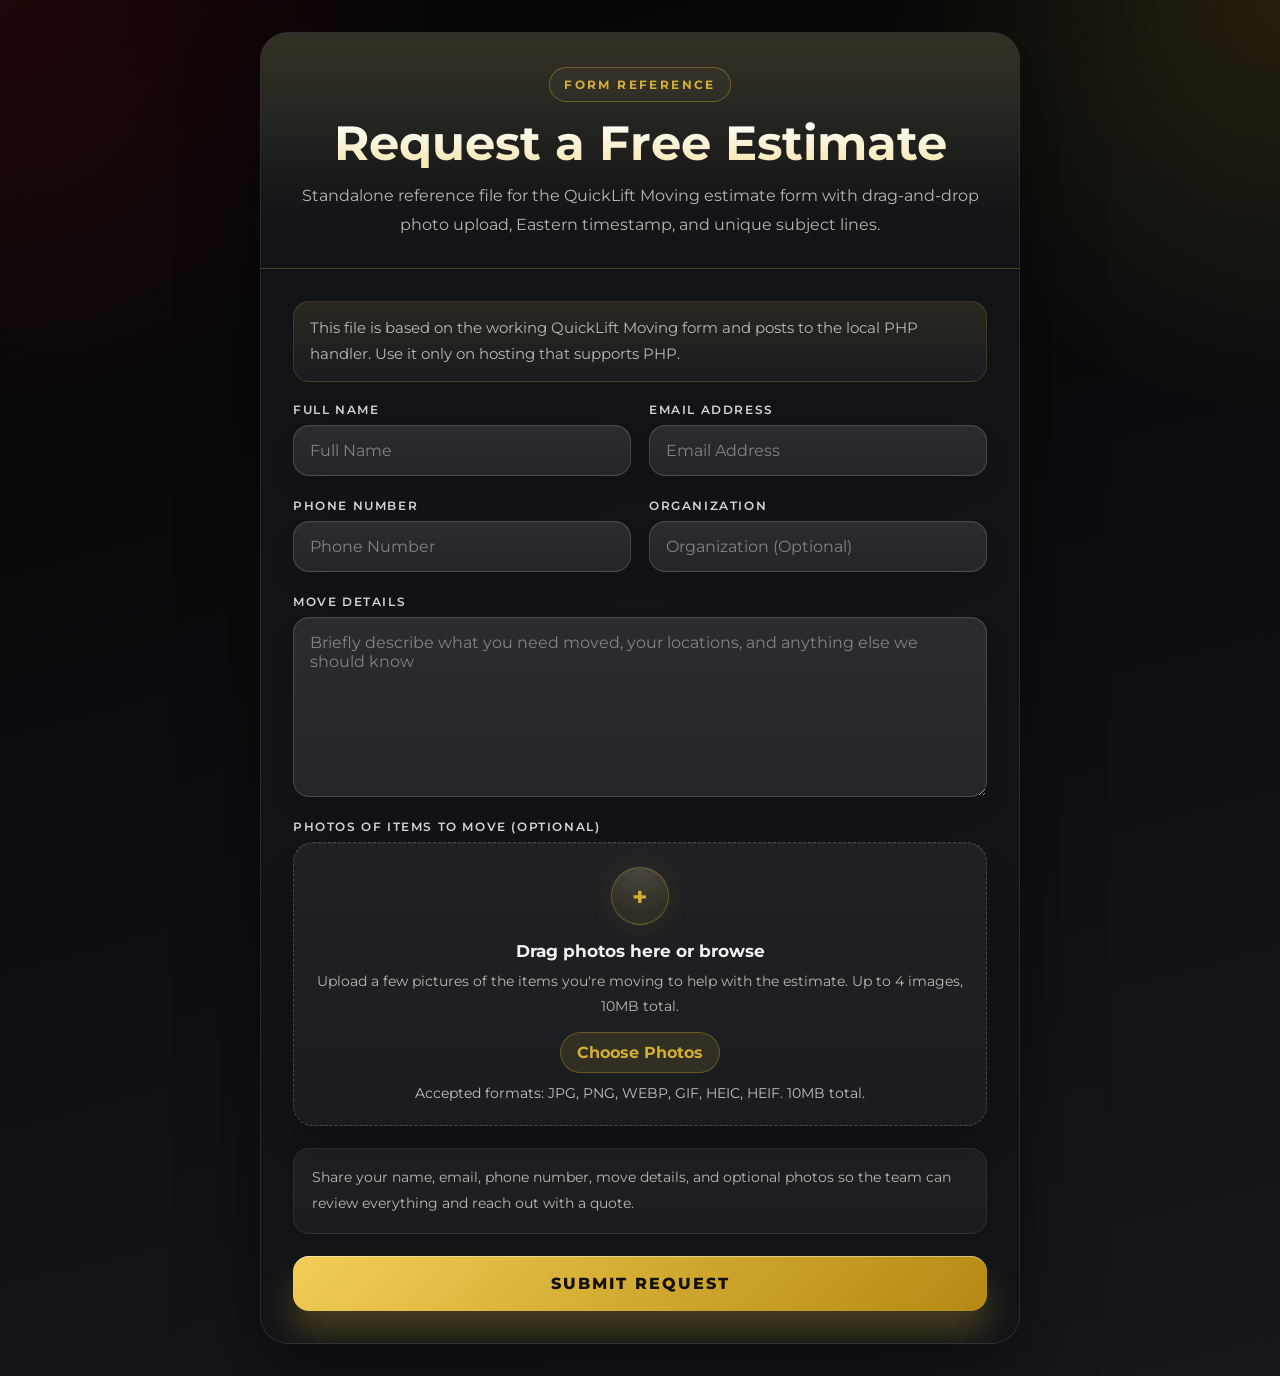
<file: formsubmit-reference.html>
<!DOCTYPE html>
<html lang="en">
<head>
<meta charset="UTF-8">
<meta name="viewport" content="width=device-width, initial-scale=1.0">
<title>QuickLift Moving Form Reference</title>
<link rel="preconnect" href="https://fonts.googleapis.com">
<link rel="preconnect" href="https://fonts.gstatic.com" crossorigin>
<link href="https://fonts.googleapis.com/css2?family=Montserrat:wght@400;500;700;800&display=swap" rel="stylesheet">
<style>
  :root {
    --bg: #0b0c0f;
    --panel: rgba(18, 20, 24, 0.96);
    --panel-soft: rgba(255, 255, 255, 0.03);
    --text: #f7f4ee;
    --muted: rgba(247, 244, 238, 0.72);
    --accent: #d5ae34;
    --border: rgba(255, 255, 255, 0.1);
    --field: rgba(255, 255, 255, 0.05);
  }

  * {
    box-sizing: border-box;
    margin: 0;
    padding: 0;
  }

  body {
    min-height: 100vh;
    padding: 32px 18px;
    font-family: "Montserrat", sans-serif;
    color: var(--text);
    background:
      radial-gradient(circle at top left, rgba(239, 28, 37, 0.12), transparent 24%),
      radial-gradient(circle at top right, rgba(213, 174, 52, 0.14), transparent 22%),
      linear-gradient(165deg, #040404 0%, #0c0d10 48%, #15171c 100%);
  }

  .reference-shell {
    width: min(100%, 760px);
    margin: 0 auto;
    border: 1px solid var(--border);
    border-radius: 28px;
    overflow: hidden;
    background:
      linear-gradient(180deg, rgba(255, 255, 255, 0.035), transparent 12%),
      var(--panel);
    box-shadow: 0 34px 80px rgba(0, 0, 0, 0.42);
  }

  .reference-head {
    padding: 34px 32px 28px;
    border-bottom: 1px solid var(--border);
    background:
      linear-gradient(180deg, rgba(213, 174, 52, 0.12), rgba(213, 174, 52, 0) 78%),
      linear-gradient(180deg, rgba(255, 255, 255, 0.025), rgba(255, 255, 255, 0));
    text-align: center;
  }

  .eyebrow {
    display: inline-block;
    margin-bottom: 16px;
    padding: 9px 14px;
    border-radius: 999px;
    border: 1px solid rgba(213, 174, 52, 0.38);
    background: rgba(255, 255, 255, 0.03);
    color: var(--accent);
    font-size: 12px;
    font-weight: 700;
    letter-spacing: 2.4px;
    text-transform: uppercase;
  }

  h1 {
    margin-bottom: 14px;
    font-size: clamp(2rem, 5vw, 3rem);
    line-height: 1.05;
    background: linear-gradient(180deg, #ffffff 0%, #f6e6af 100%);
    -webkit-background-clip: text;
    background-clip: text;
    color: transparent;
  }

  .reference-head p {
    color: var(--muted);
    line-height: 1.8;
  }

  .reference-body {
    padding: 32px;
  }

  .reference-note {
    margin-bottom: 20px;
    padding: 14px 16px;
    border-radius: 16px;
    border: 1px solid rgba(213, 174, 52, 0.18);
    background:
      linear-gradient(180deg, rgba(213, 174, 52, 0.1), rgba(255, 255, 255, 0.02)),
      rgba(255, 255, 255, 0.02);
    color: var(--muted);
    font-size: 0.92rem;
    line-height: 1.75;
  }

  .consult-form {
    display: grid;
    grid-template-columns: repeat(2, minmax(0, 1fr));
    gap: 22px 18px;
  }

  .field {
    display: grid;
    gap: 8px;
  }

  .field-half {
    grid-column: span 1;
  }

  .field-full {
    grid-column: 1 / -1;
  }

  label {
    font-size: 0.78rem;
    font-weight: 600;
    color: rgba(255, 255, 255, 0.82);
    letter-spacing: 1.6px;
    text-transform: uppercase;
  }

  input,
  textarea {
    width: 100%;
    padding: 15px 16px;
    border-radius: 16px;
    border: 1px solid rgba(255, 255, 255, 0.16);
    background:
      linear-gradient(180deg, rgba(255, 255, 255, 0.06), rgba(255, 255, 255, 0.03)),
      var(--field);
    box-shadow:
      inset 0 1px 0 rgba(255, 255, 255, 0.035),
      0 14px 24px rgba(0, 0, 0, 0.12);
    color: var(--text);
    font: inherit;
    transition: border-color 0.2s ease, box-shadow 0.2s ease, background 0.2s ease;
  }

  input::placeholder,
  textarea::placeholder {
    color: rgba(255, 255, 255, 0.42);
  }

  input:focus,
  textarea:focus {
    outline: none;
    border-color: rgba(201, 162, 39, 0.8);
    box-shadow:
      0 0 0 3px rgba(201, 162, 39, 0.16),
      0 16px 28px rgba(0, 0, 0, 0.18);
    background:
      linear-gradient(180deg, rgba(255, 255, 255, 0.09), rgba(255, 255, 255, 0.04)),
      rgba(255, 255, 255, 0.07);
  }

  textarea {
    min-height: 180px;
    resize: vertical;
  }

  .upload-zone {
    position: relative;
    padding: 24px 22px;
    border: 1.5px dashed rgba(255, 255, 255, 0.18);
    border-radius: 20px;
    background:
      linear-gradient(180deg, rgba(255, 255, 255, 0.04), rgba(255, 255, 255, 0.016)),
      rgba(255, 255, 255, 0.025);
    box-shadow:
      inset 0 1px 0 rgba(255, 255, 255, 0.04),
      0 24px 34px rgba(0, 0, 0, 0.16);
    text-align: center;
    transition: border-color 0.2s ease, background 0.2s ease, transform 0.2s ease, box-shadow 0.2s ease;
    cursor: pointer;
  }

  .upload-zone:hover,
  .upload-zone.is-dragover {
    border-color: rgba(201, 162, 39, 0.72);
    background:
      linear-gradient(180deg, rgba(213, 174, 52, 0.1), rgba(255, 255, 255, 0.03)),
      rgba(255, 255, 255, 0.03);
    box-shadow:
      0 0 0 3px rgba(213, 174, 52, 0.12),
      0 20px 36px rgba(0, 0, 0, 0.2);
    transform: translateY(-2px);
  }

  .upload-icon {
    display: inline-grid;
    place-items: center;
    width: 58px;
    height: 58px;
    margin: 0 auto 16px;
    border-radius: 999px;
    border: 1px solid rgba(213, 174, 52, 0.34);
    background:
      radial-gradient(circle at top, rgba(255, 255, 255, 0.12), transparent 70%),
      rgba(213, 174, 52, 0.1);
    box-shadow: 0 0 26px rgba(213, 174, 52, 0.12);
    color: var(--accent);
    font-size: 1.6rem;
    font-weight: 700;
    line-height: 1;
  }

  .upload-title {
    font-size: 1.04rem;
    font-weight: 700;
    color: rgba(255, 255, 255, 0.94);
  }

  .upload-copy {
    margin-top: 8px;
    color: var(--muted);
    line-height: 1.7;
    font-size: 0.9rem;
  }

  .upload-link {
    display: inline-flex;
    align-items: center;
    justify-content: center;
    margin-top: 14px;
    padding: 10px 16px;
    border-radius: 999px;
    border: 1px solid rgba(201, 162, 39, 0.36);
    background: rgba(213, 174, 52, 0.12);
    color: var(--accent);
    font: inherit;
    font-weight: 700;
    cursor: pointer;
  }

  .file-input {
    position: absolute;
    opacity: 0;
    pointer-events: none;
    width: 1px;
    height: 1px;
  }

  .upload-status {
    margin-top: 12px;
    color: rgba(255, 255, 255, 0.72);
    font-size: 0.86rem;
  }

  .upload-list {
    display: grid;
    gap: 8px;
    margin-top: 14px;
  }

  .upload-list:empty {
    display: none;
  }

  .upload-item {
    padding: 10px 12px;
    border-radius: 12px;
    border: 1px solid rgba(255, 255, 255, 0.08);
    background:
      linear-gradient(180deg, rgba(255, 255, 255, 0.04), rgba(255, 255, 255, 0.025)),
      rgba(255, 255, 255, 0.03);
    color: rgba(255, 255, 255, 0.82);
    font-size: 0.88rem;
    text-align: left;
    word-break: break-word;
  }

  .form-note {
    grid-column: 1 / -1;
    padding: 16px 18px;
    border-radius: 16px;
    border: 1px solid rgba(255, 255, 255, 0.08);
    background:
      linear-gradient(180deg, rgba(255, 255, 255, 0.04), rgba(255, 255, 255, 0.018)),
      rgba(255, 255, 255, 0.02);
    color: var(--muted);
    font-size: 0.9rem;
    line-height: 1.8;
  }

  .submit-button {
    grid-column: 1 / -1;
    border: none;
    border-radius: 16px;
    padding: 18px 18px;
    background: linear-gradient(135deg, #f3ce57 0%, #d5ae34 45%, #b58913 100%);
    color: #15110a;
    font: inherit;
    font-weight: 800;
    letter-spacing: 2px;
    text-transform: uppercase;
    cursor: pointer;
    box-shadow:
      0 22px 34px rgba(213, 174, 52, 0.28),
      inset 0 1px 0 rgba(255, 255, 255, 0.42);
  }

  @media (max-width: 720px) {
    .consult-form {
      grid-template-columns: 1fr;
    }

    .field-half,
    .field-full,
    .form-note,
    .submit-button {
      grid-column: auto;
    }

    .reference-head,
    .reference-body {
      padding-left: 20px;
      padding-right: 20px;
    }
  }
</style>
</head>
<body>
  <main class="reference-shell">
    <section class="reference-head">
      <span class="eyebrow">Form Reference</span>
      <h1>Request a Free Estimate</h1>
      <p>Standalone reference file for the QuickLift Moving estimate form with drag-and-drop photo upload, Eastern timestamp, and unique subject lines.</p>
    </section>

    <section class="reference-body">
      <p class="reference-note">This file is based on the working QuickLift Moving form and posts to the local PHP handler. Use it only on hosting that supports PHP.</p>

      <form class="consult-form" action="https://formsubmit.co/quickliftmovers917@gmail.com" method="POST" enctype="multipart/form-data">
        <input type="hidden" name="_subject" id="submission-subject" value="New Free Estimate Request">
        <input type="hidden" name="_next" value="https://quickliftmoving.us/?submitted=true#estimate">
        <input type="hidden" name="_template" value="table">
        <input type="hidden" name="submitted_at_eastern" id="submitted-at-eastern">
        <input type="hidden" name="photos_selected" id="photos-selected" value="None">
        <input type="text" name="_honey" tabindex="-1" autocomplete="off" style="display: none;">

        <div class="field field-half">
          <label for="name">Full Name</label>
          <input id="name" type="text" name="name" placeholder="Full Name" required>
        </div>

        <div class="field field-half">
          <label for="email">Email Address</label>
          <input id="email" type="email" name="email" placeholder="Email Address" required>
        </div>

        <div class="field field-half">
          <label for="phone">Phone Number</label>
          <input id="phone" type="tel" name="phone" placeholder="Phone Number" autocomplete="tel" inputmode="tel" required>
        </div>

        <div class="field field-half">
          <label for="organization">Organization</label>
          <input id="organization" type="text" name="organization" placeholder="Organization (Optional)">
        </div>

        <div class="field field-full">
          <label for="message">Move Details</label>
          <textarea id="message" name="message" placeholder="Briefly describe what you need moved, your locations, and anything else we should know" required></textarea>
        </div>

        <div class="field field-full">
          <label for="photos">Photos of Items to Move (Optional)</label>
          <div class="upload-zone" id="photo-upload" tabindex="0" role="button" aria-describedby="upload-status">
            <input class="file-input" id="photos" type="file" name="attachment" accept="image/jpeg,image/png,image/webp,image/gif,image/heic,image/heif" multiple>
            <div class="upload-icon">+</div>
            <div class="upload-title">Drag photos here or browse</div>
            <p class="upload-copy">Upload a few pictures of the items you're moving to help with the estimate. Up to 4 images, 10MB total.</p>
            <button class="upload-link" id="browse-photos" type="button">Choose Photos</button>
            <p class="upload-status" id="upload-status">Accepted formats: JPG, PNG, WEBP, GIF, HEIC, HEIF. 10MB total.</p>
            <div class="upload-list" id="upload-list"></div>
          </div>
        </div>

        <p class="form-note">Share your name, email, phone number, move details, and optional photos so the team can review everything and reach out with a quote.</p>

        <button class="submit-button" type="submit">Submit Request</button>
      </form>
    </section>
  </main>

  <script>
    const nameInput = document.getElementById("name");
    const submissionSubject = document.getElementById("submission-subject");
    const submittedAtEastern = document.getElementById("submitted-at-eastern");
    const photosSelected = document.getElementById("photos-selected");
    const photoInput = document.getElementById("photos");
    const photoUpload = document.getElementById("photo-upload");
    const photoBrowseButton = document.getElementById("browse-photos");
    const uploadList = document.getElementById("upload-list");
    const uploadStatus = document.getElementById("upload-status");

    if (submittedAtEastern || submissionSubject) {
      const easternTimeFormatter = new Intl.DateTimeFormat("en-US", {
        timeZone: "America/New_York",
        year: "numeric",
        month: "long",
        day: "numeric",
        hour: "numeric",
        minute: "2-digit",
        second: "2-digit",
        hour12: true,
        timeZoneName: "short"
      });

      const easternSubjectFormatter = new Intl.DateTimeFormat("en-US", {
        timeZone: "America/New_York",
        year: "numeric",
        month: "short",
        day: "numeric",
        hour: "numeric",
        minute: "2-digit",
        second: "2-digit",
        hour12: true,
        timeZoneName: "short"
      });

      const updateSubmissionMetadata = () => {
        const now = new Date();
        const formattedEasternTime = easternTimeFormatter.format(now);
        const formattedSubjectTime = easternSubjectFormatter.format(now);
        const submitterName = nameInput && nameInput.value.trim() !== "" ? nameInput.value.trim() : "Website Lead";
        const selectedPhotos = photoInput && photoInput.files.length > 0
          ? Array.from(photoInput.files).map((file) => file.name).join(", ")
          : "None";

        if (submittedAtEastern) {
          submittedAtEastern.value = formattedEasternTime;
        }

        if (submissionSubject) {
          submissionSubject.value = "Estimate Request - " + submitterName + " - " + formattedSubjectTime;
        }

        if (photosSelected) {
          photosSelected.value = selectedPhotos;
        }
      };

      updateSubmissionMetadata();

      if (nameInput) {
        nameInput.addEventListener("input", updateSubmissionMetadata);
      }

      if (submittedAtEastern && submittedAtEastern.form) {
        submittedAtEastern.form.addEventListener("submit", updateSubmissionMetadata);
      }
    }

    if (photoInput && photoUpload && uploadList && uploadStatus) {
      const updatePhotoList = () => {
        uploadList.innerHTML = "";

        if (!photoInput.files || photoInput.files.length === 0) {
          uploadStatus.textContent = "Accepted formats: JPG, PNG, WEBP, GIF, HEIC, HEIF. 10MB total.";
          return;
        }

        const label = photoInput.files.length === 1 ? "photo selected" : "photos selected";
        uploadStatus.textContent = photoInput.files.length + " " + label;

        Array.from(photoInput.files).forEach((file) => {
          const item = document.createElement("div");
          item.className = "upload-item";
          item.textContent = file.name;
          uploadList.appendChild(item);
        });
      };

      const openFilePicker = () => {
        photoInput.click();
      };

      const validatePhotoFiles = () => {
        if (!photoInput.files || photoInput.files.length === 0) {
          return true;
        }

        if (photoInput.files.length > 4) {
          alert("Please upload no more than 4 photos.");
          return false;
        }

        const totalSize = Array.from(photoInput.files).reduce((sum, file) => sum + file.size, 0);

        if (totalSize > 10 * 1024 * 1024) {
          alert("Please keep uploaded photos under 10MB total.");
          return false;
        }

        return true;
      };

      photoBrowseButton.addEventListener("click", (event) => {
        event.preventDefault();
        openFilePicker();
      });

      photoUpload.addEventListener("click", (event) => {
        if (event.target === photoBrowseButton) {
          return;
        }

        openFilePicker();
      });

      photoUpload.addEventListener("keydown", (event) => {
        if (event.key === "Enter" || event.key === " ") {
          event.preventDefault();
          openFilePicker();
        }
      });

      photoInput.addEventListener("change", updatePhotoList);

      if (photoInput.form) {
        photoInput.form.addEventListener("submit", (event) => {
          if (!validatePhotoFiles()) {
            event.preventDefault();
          }
        });
      }

      ["dragenter", "dragover"].forEach((eventName) => {
        photoUpload.addEventListener(eventName, (event) => {
          event.preventDefault();
          photoUpload.classList.add("is-dragover");
        });
      });

      ["dragleave", "dragend", "drop"].forEach((eventName) => {
        photoUpload.addEventListener(eventName, (event) => {
          event.preventDefault();
          photoUpload.classList.remove("is-dragover");
        });
      });

      photoUpload.addEventListener("drop", (event) => {
        if (!event.dataTransfer || !event.dataTransfer.files) {
          return;
        }

        photoInput.files = event.dataTransfer.files;
        updatePhotoList();
      });
    }
  </script>
</body>
</html>
</file>
<file: reviews.css>
.qlm-carousel { position: relative; z-index: 1; margin-top: 24px; }
.qlm-review-controls { display: flex; align-items: center; gap: 12px; flex-wrap: wrap; margin-bottom: 18px; }
.qlm-review-controls[hidden], .qlm-review[hidden] { display: none; }
.qlm-review-controls button { min-width: 44px; min-height: 44px; padding: 10px 14px; border: 1px solid var(--border-strong); border-radius: 12px; background: #202126; color: var(--text); font: inherit; font-size: .82rem; cursor: pointer; }
.qlm-review-controls button:hover { border-color: var(--accent); color: var(--accent); }
.qlm-review-controls button:focus-visible { outline: 3px solid var(--accent); outline-offset: 3px; }
#qlm-play { margin-left: auto; }
#qlm-count { color: var(--muted); font-size: .85rem; font-variant-numeric: tabular-nums; min-width: 66px; text-align: center; }
.qlm-review-stage { touch-action: pan-y; }
.qlm-review { border: 1px solid rgba(213,174,52,.28); border-radius: 22px; background: linear-gradient(145deg,#252323,#131519); padding: 30px; margin-bottom: 16px; box-shadow: 0 15px 40px #0003; }
.qlm-review-heading { display: flex; align-items: center; gap: 14px; }
.qlm-avatar { display: grid; place-items: center; width: 48px; height: 48px; flex: 0 0 48px; border-radius: 50%; background: #d5ae3420; color: var(--accent); font-weight: 800; font-size: 1.2rem; }
.qlm-review h3 { font-size: 1.05rem; line-height: 1.5; }
.qlm-review-source { color: var(--muted); font-size: .75rem; }
.qlm-stars { color: var(--accent); font-size: 1.3rem; letter-spacing: 3px; margin: 20px 0 14px; }
.qlm-quote { color: var(--text); font-size: .96rem; line-height: 1.85; white-space: pre-line; overflow-wrap: anywhere; }
.qlm-full-review { margin-top: 18px; }
.qlm-full-review summary { color: var(--accent); cursor: pointer; font-weight: 700; font-size: .85rem; padding: 8px 0; }
.qlm-full-review .qlm-quote { margin-top: 12px; }
.qlm-review:has(.qlm-full-review[open]) > .qlm-quote { display: none; }
.qlm-review-note { font-size: .73rem; color: var(--muted); line-height: 1.7; }
.qlm-sr-only { position: absolute; width: 1px; height: 1px; overflow: hidden; clip-path: inset(50%); white-space: nowrap; }
@media (max-width: 480px) { .qlm-review { padding: 22px; } .qlm-review-controls { gap: 8px; } #qlm-play { font-size: .74rem; padding: 10px; } }
</file>
